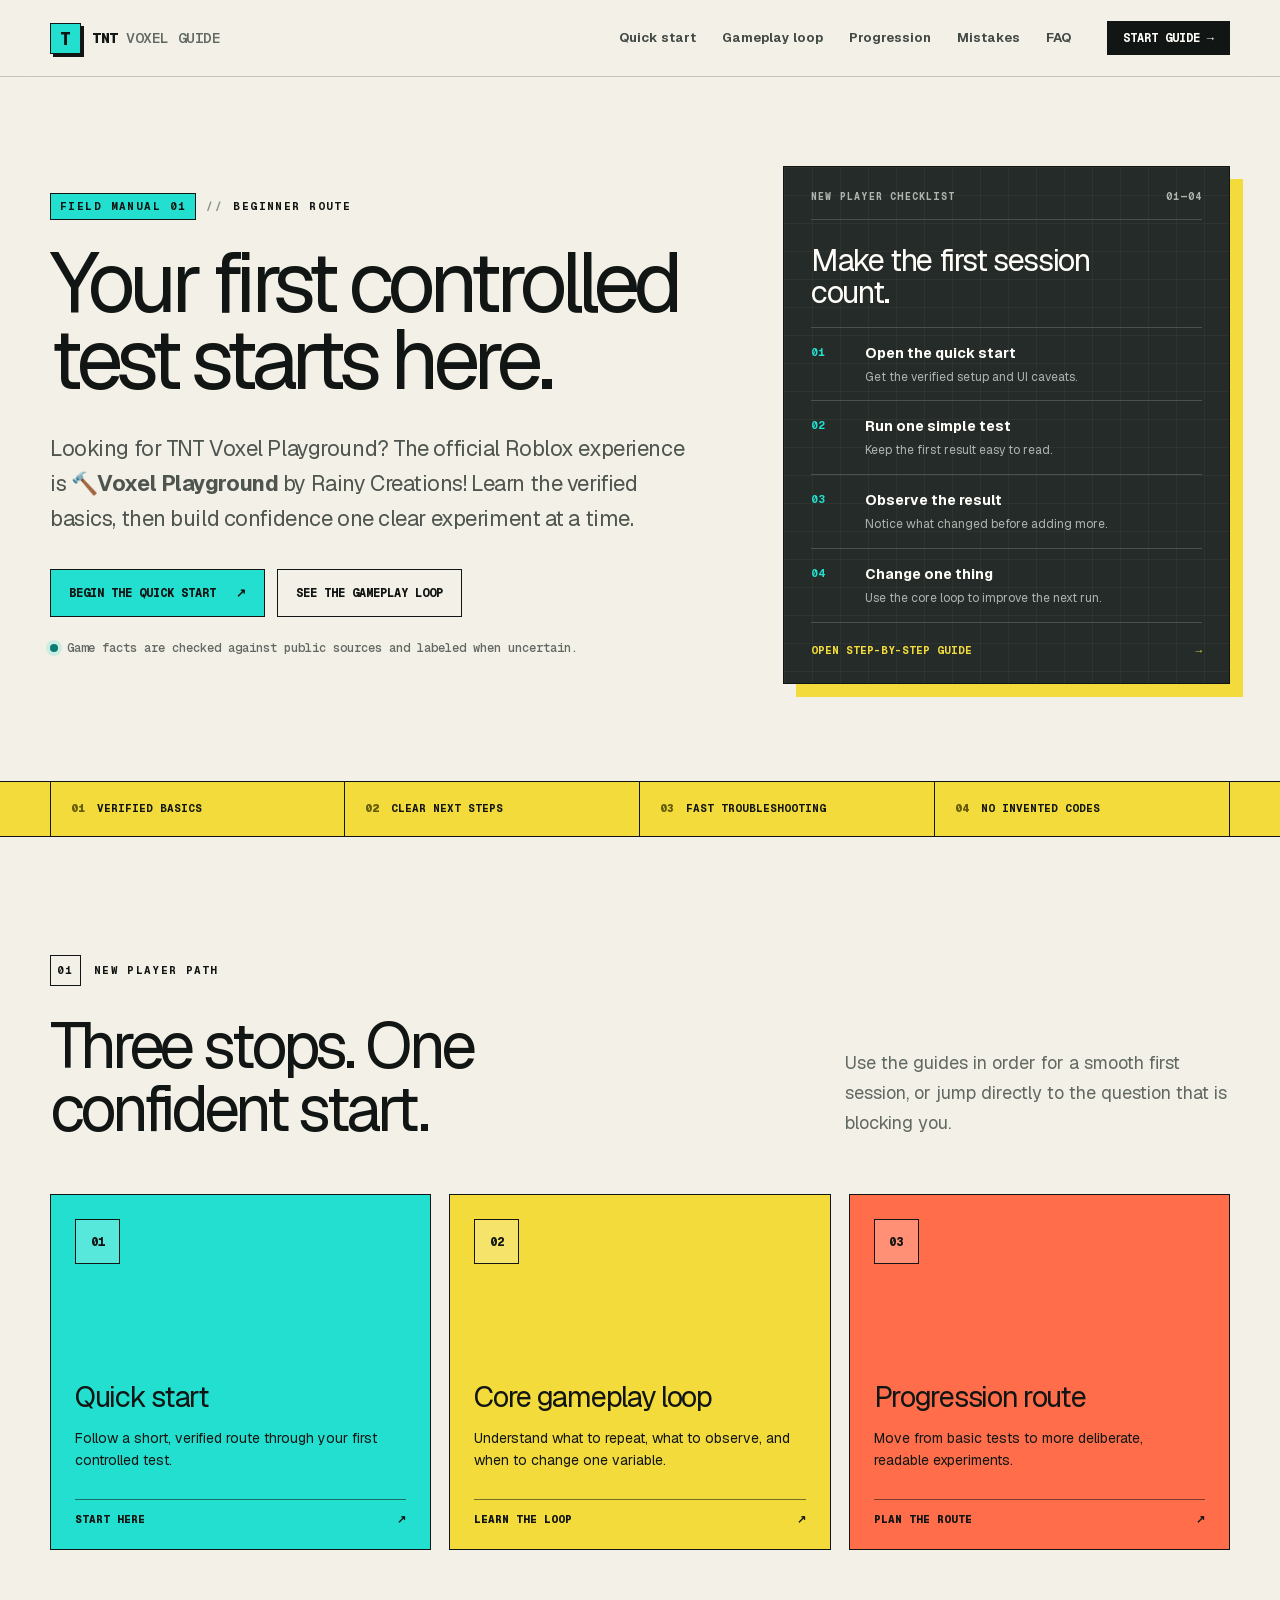
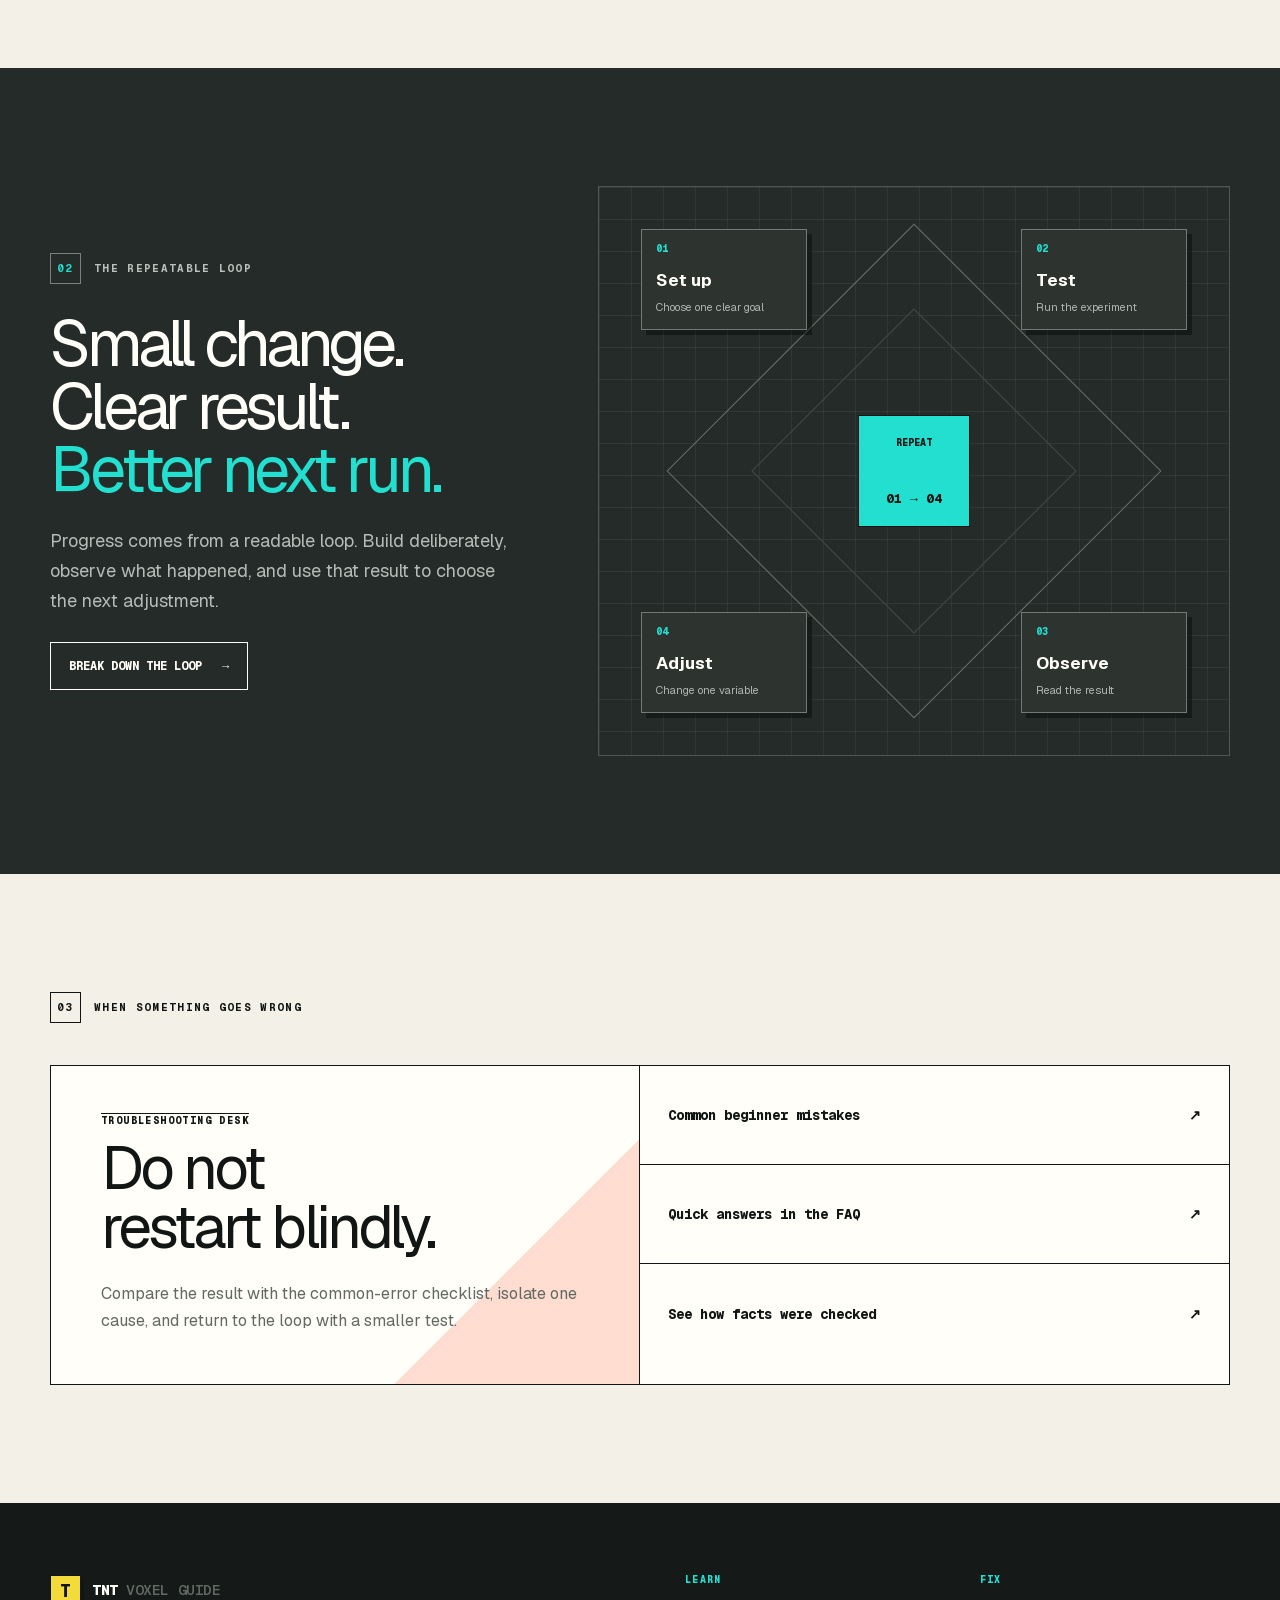
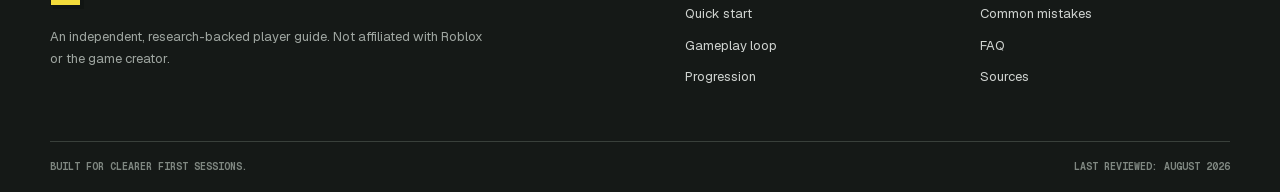
<file: index.html>
<!DOCTYPE html><html lang="en"><head><meta charSet="utf-8"/><meta name="viewport" content="width=device-width, initial-scale=1"/><link rel="preload" href="/_next/static/media/797e433ab948586e-s.p.08e28id.o-okb.woff2" as="font" crossorigin="" type="font/woff2"/><link rel="preload" href="/_next/static/media/caa3a2e1cccd8315-s.p.09~u27dqhyhd6.woff2" as="font" crossorigin="" type="font/woff2"/><link rel="stylesheet" href="/_next/static/chunks/0y._sju4bj_2o.css" data-precedence="next"/><link rel="preload" as="script" fetchPriority="low" href="/_next/static/chunks/045g~0~zva_mv.js"/><script src="/_next/static/chunks/0dgq26a5_oy.a.js" async=""></script><script src="/_next/static/chunks/10u3y4bw1ayzs.js" async=""></script><script src="/_next/static/chunks/0au83~zq0~0pf.js" async=""></script><script src="/_next/static/chunks/turbopack-0brplz~x1vn87.js" async=""></script><script src="/_next/static/chunks/13h-0fd.p-1ga.js" async=""></script><script src="/_next/static/chunks/0d3shmwh5_nmn.js" async=""></script><meta name="next-size-adjust" content=""/><title>TNT Voxel Playground Beginner Guide</title><meta name="description" content="A research-backed beginner guide to TNT Voxel Playground, with a quick start, gameplay loop, progression path, common mistakes, and FAQ."/><meta name="keywords" content="TNT Voxel Playground,TNT Voxel Playground guide,TNT Voxel Playground wiki,TNT Voxel Playground beginner guide"/><meta name="robots" content="index, follow"/><link rel="canonical" href="https://tnt-voxel-playground.wiki/"/><meta property="og:title" content="TNT Voxel Playground Beginner Guide"/><meta property="og:description" content="Start with the verified basics, understand the core loop, and avoid common early mistakes."/><meta property="og:url" content="https://tnt-voxel-playground.wiki/"/><meta property="og:site_name" content="TNT Voxel Playground Wiki"/><meta property="og:image" content="https://tnt-voxel-playground.wiki/og.png"/><meta property="og:image:width" content="1672"/><meta property="og:image:height" content="941"/><meta property="og:image:alt" content="TNT Voxel Playground Beginner Field Guide"/><meta property="og:type" content="website"/><meta name="twitter:card" content="summary_large_image"/><meta name="twitter:title" content="TNT Voxel Playground Beginner Guide"/><meta name="twitter:description" content="A practical, research-backed route from first session to confident experiments."/><meta name="twitter:image" content="https://tnt-voxel-playground.wiki/og.png"/><script src="/_next/static/chunks/03~yq9q893hmn.js" noModule=""></script></head><body class="geist_a71539c9-module__T19VSG__variable geist_mono_8d43a2aa-module__8Li5zG__variable antialiased"><div hidden=""><!--$--><!--/$--></div><script type="application/ld+json">{"@context":"https://schema.org","@type":"WebSite","name":"TNT Voxel Playground Wiki","url":"https://tnt-voxel-playground.wiki/","description":"An independent, research-backed beginner guide to the Roblox experience 🔨Voxel Playground by Rainy Creations!"}</script><a class="skip-link" href="#main-content">Skip to guide</a><header class="site-header"><div class="shell header-inner"><a class="wordmark" aria-label="TNT Voxel Playground Wiki home" href="/"><span class="wordmark-mark" aria-hidden="true">T</span><span>TNT <b>Voxel Guide</b></span></a><nav class="desktop-nav" aria-label="Main navigation"><a href="/quick-start/">Quick start</a><a href="/gameplay-loop/">Gameplay loop</a><a href="/progression/">Progression</a><a href="/mistakes/">Mistakes</a><a href="/faq/">FAQ</a></nav><a class="header-cta" href="/quick-start/">Start guide <span aria-hidden="true">→</span></a></div><nav class="mobile-nav shell" aria-label="Mobile navigation"><a href="/quick-start/">Quick start</a><a href="/gameplay-loop/">Gameplay loop</a><a href="/progression/">Progression</a><a href="/mistakes/">Mistakes</a><a href="/faq/">FAQ</a></nav></header><main id="main-content"><section class="hero shell"><div class="hero-copy"><div class="eyebrow"><span>Field Manual 01</span><span>Beginner route</span></div><h1>Your first controlled test starts here.</h1><p class="hero-lede">Looking for TNT Voxel Playground? The official Roblox experience is <strong>🔨Voxel Playground</strong> by Rainy Creations! Learn the verified basics, then build confidence one clear experiment at a time.</p><div class="button-row"><a class="button button-primary" href="/quick-start/">Begin the quick start <span aria-hidden="true">↗</span></a><a class="button button-secondary" href="/gameplay-loop/">See the gameplay loop</a></div><p class="verification-line"><span class="status-dot" aria-hidden="true"></span>Game facts are checked against public sources and labeled when uncertain.</p></div><aside class="start-card" aria-labelledby="start-card-title"><div class="panel-topline"><span>New player checklist</span><span>01—04</span></div><h2 id="start-card-title">Make the first session count.</h2><ol class="checklist"><li><span>01</span><div><b>Open the quick start</b><small>Get the verified setup and UI caveats.</small></div></li><li><span>02</span><div><b>Run one simple test</b><small>Keep the first result easy to read.</small></div></li><li><span>03</span><div><b>Observe the result</b><small>Notice what changed before adding more.</small></div></li><li><span>04</span><div><b>Change one thing</b><small>Use the core loop to improve the next run.</small></div></li></ol><a class="text-link" href="/quick-start/">Open step-by-step guide <span aria-hidden="true">→</span></a></aside></section><section class="signal-band" aria-label="Guide features"><div class="shell signal-grid"><span><b>01</b> Verified basics</span><span><b>02</b> Clear next steps</span><span><b>03</b> Fast troubleshooting</span><span><b>04</b> No invented codes</span></div></section><section class="section shell" id="start-path"><div class="section-label"><span>01</span><b>New player path</b></div><div class="section-heading split-heading"><h2>Three stops. One confident start.</h2><p>Use the guides in order for a smooth first session, or jump directly to the question that is blocking you.</p></div><div class="path-grid"><a class="path-card path-cyan" href="/quick-start/"><div class="path-number">01</div><div><h3>Quick start</h3><p>Follow a short, verified route through your first controlled test.</p></div><span class="path-cta">Start here<!-- --> <b aria-hidden="true">↗</b></span></a><a class="path-card path-yellow" href="/gameplay-loop/"><div class="path-number">02</div><div><h3>Core gameplay loop</h3><p>Understand what to repeat, what to observe, and when to change one variable.</p></div><span class="path-cta">Learn the loop<!-- --> <b aria-hidden="true">↗</b></span></a><a class="path-card path-coral" href="/progression/"><div class="path-number">03</div><div><h3>Progression route</h3><p>Move from basic tests to more deliberate, readable experiments.</p></div><span class="path-cta">Plan the route<!-- --> <b aria-hidden="true">↗</b></span></a></div></section><section class="section section-dark"><div class="shell loop-layout"><div><div class="section-label inverted"><span>02</span><b>The repeatable loop</b></div><div class="section-heading"><h2>Small change.<br/>Clear result.<br/><em>Better next run.</em></h2><p>Progress comes from a readable loop. Build deliberately, observe what happened, and use that result to choose the next adjustment.</p></div><a class="button button-light" href="/gameplay-loop/">Break down the loop <span aria-hidden="true">→</span></a></div><div class="loop-diagram" role="img" aria-label="A four-step loop: set up, test, observe, adjust"><div class="loop-center"><span>Repeat</span><b>01 → 04</b></div><div class="loop-node node-1"><span>01</span><b>Set up</b><small>Choose one clear goal</small></div><div class="loop-node node-2"><span>02</span><b>Test</b><small>Run the experiment</small></div><div class="loop-node node-3"><span>03</span><b>Observe</b><small>Read the result</small></div><div class="loop-node node-4"><span>04</span><b>Adjust</b><small>Change one variable</small></div></div></div></section><section class="section shell"><div class="section-label"><span>03</span><b>When something goes wrong</b></div><div class="trouble-card"><div class="trouble-copy"><p class="overline">Troubleshooting desk</p><h2>Do not restart blindly.</h2><p>Compare the result with the common-error checklist, isolate one cause, and return to the loop with a smaller test.</p></div><div class="trouble-links"><a href="/mistakes/"><span>Common beginner mistakes</span><b aria-hidden="true">↗</b></a><a href="/faq/"><span>Quick answers in the FAQ</span><b aria-hidden="true">↗</b></a><a href="/sources/"><span>See how facts were checked</span><b aria-hidden="true">↗</b></a></div></div></section></main><!--$--><!--/$--><footer class="site-footer"><div class="shell footer-grid"><div><a class="wordmark footer-mark" href="/"><span class="wordmark-mark" aria-hidden="true">T</span><span>TNT <b>Voxel Guide</b></span></a><p>An independent, research-backed player guide. Not affiliated with Roblox or the game creator.</p></div><div class="footer-links"><div><b>Learn</b><a href="/quick-start/">Quick start</a><a href="/gameplay-loop/">Gameplay loop</a><a href="/progression/">Progression</a></div><div><b>Fix</b><a href="/mistakes/">Common mistakes</a><a href="/faq/">FAQ</a><a href="/sources/">Sources</a></div></div></div><div class="shell footer-bottom"><span>Built for clearer first sessions.</span><span>Last reviewed: August 2026</span></div></footer><script src="/_next/static/chunks/045g~0~zva_mv.js" id="_R_" async=""></script><script>(self.__next_f=self.__next_f||[]).push([0])</script><script>self.__next_f.push([1,"1:\"$Sreact.fragment\"\n2:I[22016,[\"/_next/static/chunks/13h-0fd.p-1ga.js\",\"/_next/static/chunks/0d3shmwh5_nmn.js\"],\"\"]\n3:I[39756,[\"/_next/static/chunks/13h-0fd.p-1ga.js\",\"/_next/static/chunks/0d3shmwh5_nmn.js\"],\"default\"]\n4:I[37457,[\"/_next/static/chunks/13h-0fd.p-1ga.js\",\"/_next/static/chunks/0d3shmwh5_nmn.js\"],\"default\"]\na:I[68027,[\"/_next/static/chunks/13h-0fd.p-1ga.js\",\"/_next/static/chunks/0d3shmwh5_nmn.js\"],\"default\",1]\n:HL[\"/_next/static/chunks/0y._sju4bj_2o.css\",\"style\"]\n:HL[\"/_next/static/media/797e433ab948586e-s.p.08e28id.o-okb.woff2\",\"font\",{\"crossOrigin\":\"\",\"type\":\"font/woff2\"}]\n:HL[\"/_next/static/media/caa3a2e1cccd8315-s.p.09~u27dqhyhd6.woff2\",\"font\",{\"crossOrigin\":\"\",\"type\":\"font/woff2\"}]\n"])</script><script>self.__next_f.push([1,"0:{\"P\":null,\"c\":[\"\",\"\"],\"q\":\"\",\"i\":false,\"f\":[[[\"\",{\"children\":[\"__PAGE__\",{}]},\"$undefined\",\"$undefined\",16],[[\"$\",\"$1\",\"c\",{\"children\":[[[\"$\",\"link\",\"0\",{\"rel\":\"stylesheet\",\"href\":\"/_next/static/chunks/0y._sju4bj_2o.css\",\"precedence\":\"next\",\"crossOrigin\":\"$undefined\",\"nonce\":\"$undefined\"}],[\"$\",\"script\",\"script-0\",{\"src\":\"/_next/static/chunks/13h-0fd.p-1ga.js\",\"async\":true,\"nonce\":\"$undefined\"}],[\"$\",\"script\",\"script-1\",{\"src\":\"/_next/static/chunks/0d3shmwh5_nmn.js\",\"async\":true,\"nonce\":\"$undefined\"}]],[\"$\",\"html\",null,{\"lang\":\"en\",\"children\":[\"$\",\"body\",null,{\"className\":\"geist_a71539c9-module__T19VSG__variable geist_mono_8d43a2aa-module__8Li5zG__variable antialiased\",\"children\":[[\"$\",\"script\",null,{\"type\":\"application/ld+json\",\"dangerouslySetInnerHTML\":{\"__html\":\"{\\\"@context\\\":\\\"https://schema.org\\\",\\\"@type\\\":\\\"WebSite\\\",\\\"name\\\":\\\"TNT Voxel Playground Wiki\\\",\\\"url\\\":\\\"https://tnt-voxel-playground.wiki/\\\",\\\"description\\\":\\\"An independent, research-backed beginner guide to the Roblox experience 🔨Voxel Playground by Rainy Creations!\\\"}\"}}],[\"$\",\"a\",null,{\"className\":\"skip-link\",\"href\":\"#main-content\",\"children\":\"Skip to guide\"}],[\"$\",\"header\",null,{\"className\":\"site-header\",\"children\":[[\"$\",\"div\",null,{\"className\":\"shell header-inner\",\"children\":[[\"$\",\"$L2\",null,{\"className\":\"wordmark\",\"href\":\"/\",\"aria-label\":\"TNT Voxel Playground Wiki home\",\"children\":[[\"$\",\"span\",null,{\"className\":\"wordmark-mark\",\"aria-hidden\":\"true\",\"children\":\"T\"}],[\"$\",\"span\",null,{\"children\":[\"TNT \",[\"$\",\"b\",null,{\"children\":\"Voxel Guide\"}]]}]]}],[\"$\",\"nav\",null,{\"className\":\"desktop-nav\",\"aria-label\":\"Main navigation\",\"children\":[[\"$\",\"$L2\",\"/quick-start\",{\"href\":\"/quick-start\",\"children\":\"Quick start\"}],[\"$\",\"$L2\",\"/gameplay-loop\",{\"href\":\"/gameplay-loop\",\"children\":\"Gameplay loop\"}],[\"$\",\"$L2\",\"/progression\",{\"href\":\"/progression\",\"children\":\"Progression\"}],[\"$\",\"$L2\",\"/mistakes\",{\"href\":\"/mistakes\",\"children\":\"Mistakes\"}],[\"$\",\"$L2\",\"/faq\",{\"href\":\"/faq\",\"children\":\"FAQ\"}]]}],[\"$\",\"$L2\",null,{\"className\":\"header-cta\",\"href\":\"/quick-start\",\"children\":[\"Start guide \",[\"$\",\"span\",null,{\"aria-hidden\":\"true\",\"children\":\"→\"}]]}]]}],[\"$\",\"nav\",null,{\"className\":\"mobile-nav shell\",\"aria-label\":\"Mobile navigation\",\"children\":[[\"$\",\"$L2\",\"/quick-start\",{\"href\":\"/quick-start\",\"children\":\"Quick start\"}],[\"$\",\"$L2\",\"/gameplay-loop\",{\"href\":\"/gameplay-loop\",\"children\":\"Gameplay loop\"}],[\"$\",\"$L2\",\"/progression\",{\"href\":\"/progression\",\"children\":\"Progression\"}],[\"$\",\"$L2\",\"/mistakes\",{\"href\":\"/mistakes\",\"children\":\"Mistakes\"}],[\"$\",\"$L2\",\"/faq\",{\"href\":\"/faq\",\"children\":\"FAQ\"}]]}]]}],[\"$\",\"$L3\",null,{\"parallelRouterKey\":\"children\",\"error\":\"$undefined\",\"errorStyles\":\"$undefined\",\"errorScripts\":\"$undefined\",\"template\":[\"$\",\"$L4\",null,{}],\"templateStyles\":\"$undefined\",\"templateScripts\":\"$undefined\",\"notFound\":[[[\"$\",\"title\",null,{\"children\":\"404: This page could not be found.\"}],[\"$\",\"div\",null,{\"style\":{\"fontFamily\":\"system-ui,\\\"Segoe UI\\\",Roboto,Helvetica,Arial,sans-serif,\\\"Apple Color Emoji\\\",\\\"Segoe UI Emoji\\\"\",\"height\":\"100vh\",\"textAlign\":\"center\",\"display\":\"flex\",\"flexDirection\":\"column\",\"alignItems\":\"center\",\"justifyContent\":\"center\"},\"children\":[\"$\",\"div\",null,{\"children\":[[\"$\",\"style\",null,{\"dangerouslySetInnerHTML\":{\"__html\":\"body{color:#000;background:#fff;margin:0}.next-error-h1{border-right:1px solid rgba(0,0,0,.3)}@media (prefers-color-scheme:dark){body{color:#fff;background:#000}.next-error-h1{border-right:1px solid rgba(255,255,255,.3)}}\"}}],[\"$\",\"h1\",null,{\"className\":\"next-error-h1\",\"style\":{\"display\":\"inline-block\",\"margin\":\"0 20px 0 0\",\"padding\":\"0 23px 0 0\",\"fontSize\":24,\"fontWeight\":500,\"verticalAlign\":\"top\",\"lineHeight\":\"49px\"},\"children\":404}],[\"$\",\"div\",null,{\"style\":{\"display\":\"inline-block\"},\"children\":[\"$\",\"h2\",null,{\"style\":{\"fontSize\":14,\"fontWeight\":400,\"lineHeight\":\"49px\",\"margin\":0},\"children\":\"This page could not be found.\"}]}]]}]}]],[]],\"forbidden\":\"$undefined\",\"unauthorized\":\"$undefined\"}],[\"$\",\"footer\",null,{\"className\":\"site-footer\",\"children\":[[\"$\",\"div\",null,{\"className\":\"shell footer-grid\",\"children\":[[\"$\",\"div\",null,{\"children\":[[\"$\",\"$L2\",null,{\"className\":\"wordmark footer-mark\",\"href\":\"/\",\"children\":[[\"$\",\"span\",null,{\"className\":\"wordmark-mark\",\"aria-hidden\":\"true\",\"children\":\"T\"}],[\"$\",\"span\",null,{\"children\":[\"TNT \",[\"$\",\"b\",null,{\"children\":\"Voxel Guide\"}]]}]]}],[\"$\",\"p\",null,{\"children\":\"An independent, research-backed player guide. Not affiliated with Roblox or the game creator.\"}]]}],[\"$\",\"div\",null,{\"className\":\"footer-links\",\"children\":[[\"$\",\"div\",null,{\"children\":[[\"$\",\"b\",null,{\"children\":\"Learn\"}],[\"$\",\"$L2\",null,{\"href\":\"/quick-start\",\"children\":\"Quick start\"}],[\"$\",\"$L2\",null,{\"href\":\"/gameplay-loop\",\"children\":\"Gameplay loop\"}],\"$L5\"]}],\"$L6\"]}]]}],\"$L7\"]}]]}]}]]}],{\"children\":[\"$L8\",{},null,false,null]},null,false,null],\"$L9\",false]],\"m\":\"$undefined\",\"G\":[\"$a\",[\"$Lb\"]],\"S\":true,\"h\":null,\"s\":\"$undefined\",\"l\":\"$undefined\",\"p\":\"$undefined\",\"d\":\"$undefined\",\"b\":\"ReK9hPxO_rwnO1ihCTCgD\"}\n"])</script><script>self.__next_f.push([1,"12:I[97367,[\"/_next/static/chunks/13h-0fd.p-1ga.js\",\"/_next/static/chunks/0d3shmwh5_nmn.js\"],\"ViewportBoundary\"]\n14:I[97367,[\"/_next/static/chunks/13h-0fd.p-1ga.js\",\"/_next/static/chunks/0d3shmwh5_nmn.js\"],\"MetadataBoundary\"]\n15:\"$Sreact.suspense\"\n5:[\"$\",\"$L2\",null,{\"href\":\"/progression\",\"children\":\"Progression\"}]\n6:[\"$\",\"div\",null,{\"children\":[[\"$\",\"b\",null,{\"children\":\"Fix\"}],[\"$\",\"$L2\",null,{\"href\":\"/mistakes\",\"children\":\"Common mistakes\"}],[\"$\",\"$L2\",null,{\"href\":\"/faq\",\"children\":\"FAQ\"}],[\"$\",\"$L2\",null,{\"href\":\"/sources\",\"children\":\"Sources\"}]]}]\n7:[\"$\",\"div\",null,{\"className\":\"shell footer-bottom\",\"children\":[[\"$\",\"span\",null,{\"children\":\"Built for clearer first sessions.\"}],[\"$\",\"span\",null,{\"children\":\"Last reviewed: August 2026\"}]]}]\n"])</script><script>self.__next_f.push([1,"8:[\"$\",\"$1\",\"c\",{\"children\":[[\"$\",\"main\",null,{\"id\":\"main-content\",\"children\":[[\"$\",\"section\",null,{\"className\":\"hero shell\",\"children\":[[\"$\",\"div\",null,{\"className\":\"hero-copy\",\"children\":[[\"$\",\"div\",null,{\"className\":\"eyebrow\",\"children\":[[\"$\",\"span\",null,{\"children\":\"Field Manual 01\"}],[\"$\",\"span\",null,{\"children\":\"Beginner route\"}]]}],[\"$\",\"h1\",null,{\"children\":\"Your first controlled test starts here.\"}],[\"$\",\"p\",null,{\"className\":\"hero-lede\",\"children\":[\"Looking for TNT Voxel Playground? The official Roblox experience is \",[\"$\",\"strong\",null,{\"children\":\"🔨Voxel Playground\"}],\" by Rainy Creations! Learn the verified basics, then build confidence one clear experiment at a time.\"]}],[\"$\",\"div\",null,{\"className\":\"button-row\",\"children\":[[\"$\",\"$L2\",null,{\"className\":\"button button-primary\",\"href\":\"/quick-start\",\"children\":[\"Begin the quick start \",[\"$\",\"span\",null,{\"aria-hidden\":\"true\",\"children\":\"↗\"}]]}],[\"$\",\"$L2\",null,{\"className\":\"button button-secondary\",\"href\":\"/gameplay-loop\",\"children\":\"See the gameplay loop\"}]]}],[\"$\",\"p\",null,{\"className\":\"verification-line\",\"children\":[[\"$\",\"span\",null,{\"className\":\"status-dot\",\"aria-hidden\":\"true\"}],\"Game facts are checked against public sources and labeled when uncertain.\"]}]]}],[\"$\",\"aside\",null,{\"className\":\"start-card\",\"aria-labelledby\":\"start-card-title\",\"children\":[[\"$\",\"div\",null,{\"className\":\"panel-topline\",\"children\":[[\"$\",\"span\",null,{\"children\":\"New player checklist\"}],[\"$\",\"span\",null,{\"children\":\"01—04\"}]]}],[\"$\",\"h2\",null,{\"id\":\"start-card-title\",\"children\":\"Make the first session count.\"}],[\"$\",\"ol\",null,{\"className\":\"checklist\",\"children\":[[\"$\",\"li\",null,{\"children\":[[\"$\",\"span\",null,{\"children\":\"01\"}],[\"$\",\"div\",null,{\"children\":[[\"$\",\"b\",null,{\"children\":\"Open the quick start\"}],[\"$\",\"small\",null,{\"children\":\"Get the verified setup and UI caveats.\"}]]}]]}],[\"$\",\"li\",null,{\"children\":[[\"$\",\"span\",null,{\"children\":\"02\"}],[\"$\",\"div\",null,{\"children\":[[\"$\",\"b\",null,{\"children\":\"Run one simple test\"}],[\"$\",\"small\",null,{\"children\":\"Keep the first result easy to read.\"}]]}]]}],[\"$\",\"li\",null,{\"children\":[[\"$\",\"span\",null,{\"children\":\"03\"}],[\"$\",\"div\",null,{\"children\":[[\"$\",\"b\",null,{\"children\":\"Observe the result\"}],[\"$\",\"small\",null,{\"children\":\"Notice what changed before adding more.\"}]]}]]}],[\"$\",\"li\",null,{\"children\":[[\"$\",\"span\",null,{\"children\":\"04\"}],[\"$\",\"div\",null,{\"children\":[[\"$\",\"b\",null,{\"children\":\"Change one thing\"}],[\"$\",\"small\",null,{\"children\":\"Use the core loop to improve the next run.\"}]]}]]}]]}],[\"$\",\"$L2\",null,{\"className\":\"text-link\",\"href\":\"/quick-start\",\"children\":[\"Open step-by-step guide \",[\"$\",\"span\",null,{\"aria-hidden\":\"true\",\"children\":\"→\"}]]}]]}]]}],[\"$\",\"section\",null,{\"className\":\"signal-band\",\"aria-label\":\"Guide features\",\"children\":[\"$\",\"div\",null,{\"className\":\"shell signal-grid\",\"children\":[[\"$\",\"span\",null,{\"children\":[[\"$\",\"b\",null,{\"children\":\"01\"}],\" Verified basics\"]}],[\"$\",\"span\",null,{\"children\":[[\"$\",\"b\",null,{\"children\":\"02\"}],\" Clear next steps\"]}],[\"$\",\"span\",null,{\"children\":[[\"$\",\"b\",null,{\"children\":\"03\"}],\" Fast troubleshooting\"]}],[\"$\",\"span\",null,{\"children\":[[\"$\",\"b\",null,{\"children\":\"04\"}],\" No invented codes\"]}]]}]}],[\"$\",\"section\",null,{\"className\":\"section shell\",\"id\":\"start-path\",\"children\":[[\"$\",\"div\",null,{\"className\":\"section-label\",\"children\":[[\"$\",\"span\",null,{\"children\":\"01\"}],[\"$\",\"b\",null,{\"children\":\"New player path\"}]]}],[\"$\",\"div\",null,{\"className\":\"section-heading split-heading\",\"children\":[[\"$\",\"h2\",null,{\"children\":\"Three stops. One confident start.\"}],[\"$\",\"p\",null,{\"children\":\"Use the guides in order for a smooth first session, or jump directly to the question that is blocking you.\"}]]}],[\"$\",\"div\",null,{\"className\":\"path-grid\",\"children\":[[\"$\",\"$L2\",\"/quick-start\",{\"className\":\"path-card path-cyan\",\"href\":\"/quick-start\",\"children\":[[\"$\",\"div\",null,{\"className\":\"path-number\",\"children\":\"01\"}],[\"$\",\"div\",null,{\"children\":[[\"$\",\"h3\",null,{\"children\":\"Quick start\"}],[\"$\",\"p\",null,{\"children\":\"Follow a short, verified route through your first controlled test.\"}]]}],[\"$\",\"span\",null,{\"className\":\"path-cta\",\"children\":[\"Start here\",\" \",[\"$\",\"b\",null,{\"aria-hidden\":\"true\",\"children\":\"↗\"}]]}]]}],[\"$\",\"$L2\",\"/gameplay-loop\",{\"className\":\"path-card path-yellow\",\"href\":\"/gameplay-loop\",\"children\":[[\"$\",\"div\",null,{\"className\":\"path-number\",\"children\":\"02\"}],[\"$\",\"div\",null,{\"children\":[[\"$\",\"h3\",null,{\"children\":\"Core gameplay loop\"}],[\"$\",\"p\",null,{\"children\":\"Understand what to repeat, what to observe, and when to change one variable.\"}]]}],[\"$\",\"span\",null,{\"className\":\"path-cta\",\"children\":[\"Learn the loop\",\" \",[\"$\",\"b\",null,{\"aria-hidden\":\"true\",\"children\":\"↗\"}]]}]]}],[\"$\",\"$L2\",\"/progression\",{\"className\":\"path-card path-coral\",\"href\":\"/progression\",\"children\":[\"$Lc\",\"$Ld\",\"$Le\"]}]]}]]}],\"$Lf\",\"$L10\"]}],null,\"$L11\"]}]\n"])</script><script>self.__next_f.push([1,"9:[\"$\",\"$1\",\"h\",{\"children\":[null,[\"$\",\"$L12\",null,{\"children\":\"$L13\"}],[\"$\",\"div\",null,{\"hidden\":true,\"children\":[\"$\",\"$L14\",null,{\"children\":[\"$\",\"$15\",null,{\"name\":\"Next.Metadata\",\"children\":\"$L16\"}]}]}],[\"$\",\"meta\",null,{\"name\":\"next-size-adjust\",\"content\":\"\"}]]}]\nb:[\"$\",\"link\",\"0\",{\"rel\":\"stylesheet\",\"href\":\"/_next/static/chunks/0y._sju4bj_2o.css\",\"precedence\":\"next\",\"crossOrigin\":\"$undefined\",\"nonce\":\"$undefined\"}]\n"])</script><script>self.__next_f.push([1,"17:I[97367,[\"/_next/static/chunks/13h-0fd.p-1ga.js\",\"/_next/static/chunks/0d3shmwh5_nmn.js\"],\"OutletBoundary\"]\nc:[\"$\",\"div\",null,{\"className\":\"path-number\",\"children\":\"03\"}]\nd:[\"$\",\"div\",null,{\"children\":[[\"$\",\"h3\",null,{\"children\":\"Progression route\"}],[\"$\",\"p\",null,{\"children\":\"Move from basic tests to more deliberate, readable experiments.\"}]]}]\ne:[\"$\",\"span\",null,{\"className\":\"path-cta\",\"children\":[\"Plan the route\",\" \",[\"$\",\"b\",null,{\"aria-hidden\":\"true\",\"children\":\"↗\"}]]}]\n"])</script><script>self.__next_f.push([1,"f:[\"$\",\"section\",null,{\"className\":\"section section-dark\",\"children\":[\"$\",\"div\",null,{\"className\":\"shell loop-layout\",\"children\":[[\"$\",\"div\",null,{\"children\":[[\"$\",\"div\",null,{\"className\":\"section-label inverted\",\"children\":[[\"$\",\"span\",null,{\"children\":\"02\"}],[\"$\",\"b\",null,{\"children\":\"The repeatable loop\"}]]}],[\"$\",\"div\",null,{\"className\":\"section-heading\",\"children\":[[\"$\",\"h2\",null,{\"children\":[\"Small change.\",[\"$\",\"br\",null,{}],\"Clear result.\",[\"$\",\"br\",null,{}],[\"$\",\"em\",null,{\"children\":\"Better next run.\"}]]}],[\"$\",\"p\",null,{\"children\":\"Progress comes from a readable loop. Build deliberately, observe what happened, and use that result to choose the next adjustment.\"}]]}],[\"$\",\"$L2\",null,{\"className\":\"button button-light\",\"href\":\"/gameplay-loop\",\"children\":[\"Break down the loop \",[\"$\",\"span\",null,{\"aria-hidden\":\"true\",\"children\":\"→\"}]]}]]}],[\"$\",\"div\",null,{\"className\":\"loop-diagram\",\"role\":\"img\",\"aria-label\":\"A four-step loop: set up, test, observe, adjust\",\"children\":[[\"$\",\"div\",null,{\"className\":\"loop-center\",\"children\":[[\"$\",\"span\",null,{\"children\":\"Repeat\"}],[\"$\",\"b\",null,{\"children\":\"01 → 04\"}]]}],[\"$\",\"div\",null,{\"className\":\"loop-node node-1\",\"children\":[[\"$\",\"span\",null,{\"children\":\"01\"}],[\"$\",\"b\",null,{\"children\":\"Set up\"}],[\"$\",\"small\",null,{\"children\":\"Choose one clear goal\"}]]}],[\"$\",\"div\",null,{\"className\":\"loop-node node-2\",\"children\":[[\"$\",\"span\",null,{\"children\":\"02\"}],[\"$\",\"b\",null,{\"children\":\"Test\"}],[\"$\",\"small\",null,{\"children\":\"Run the experiment\"}]]}],[\"$\",\"div\",null,{\"className\":\"loop-node node-3\",\"children\":[[\"$\",\"span\",null,{\"children\":\"03\"}],[\"$\",\"b\",null,{\"children\":\"Observe\"}],[\"$\",\"small\",null,{\"children\":\"Read the result\"}]]}],[\"$\",\"div\",null,{\"className\":\"loop-node node-4\",\"children\":[[\"$\",\"span\",null,{\"children\":\"04\"}],[\"$\",\"b\",null,{\"children\":\"Adjust\"}],[\"$\",\"small\",null,{\"children\":\"Change one variable\"}]]}]]}]]}]}]\n"])</script><script>self.__next_f.push([1,"10:[\"$\",\"section\",null,{\"className\":\"section shell\",\"children\":[[\"$\",\"div\",null,{\"className\":\"section-label\",\"children\":[[\"$\",\"span\",null,{\"children\":\"03\"}],[\"$\",\"b\",null,{\"children\":\"When something goes wrong\"}]]}],[\"$\",\"div\",null,{\"className\":\"trouble-card\",\"children\":[[\"$\",\"div\",null,{\"className\":\"trouble-copy\",\"children\":[[\"$\",\"p\",null,{\"className\":\"overline\",\"children\":\"Troubleshooting desk\"}],[\"$\",\"h2\",null,{\"children\":\"Do not restart blindly.\"}],[\"$\",\"p\",null,{\"children\":\"Compare the result with the common-error checklist, isolate one cause, and return to the loop with a smaller test.\"}]]}],[\"$\",\"div\",null,{\"className\":\"trouble-links\",\"children\":[[\"$\",\"$L2\",null,{\"href\":\"/mistakes\",\"children\":[[\"$\",\"span\",null,{\"children\":\"Common beginner mistakes\"}],[\"$\",\"b\",null,{\"aria-hidden\":\"true\",\"children\":\"↗\"}]]}],[\"$\",\"$L2\",null,{\"href\":\"/faq\",\"children\":[[\"$\",\"span\",null,{\"children\":\"Quick answers in the FAQ\"}],[\"$\",\"b\",null,{\"aria-hidden\":\"true\",\"children\":\"↗\"}]]}],[\"$\",\"$L2\",null,{\"href\":\"/sources\",\"children\":[[\"$\",\"span\",null,{\"children\":\"See how facts were checked\"}],[\"$\",\"b\",null,{\"aria-hidden\":\"true\",\"children\":\"↗\"}]]}]]}]]}]]}]\n11:[\"$\",\"$L17\",null,{\"children\":[\"$\",\"$15\",null,{\"name\":\"Next.MetadataOutlet\",\"children\":\"$@18\"}]}]\n"])</script><script>self.__next_f.push([1,"13:[[\"$\",\"meta\",\"0\",{\"charSet\":\"utf-8\"}],[\"$\",\"meta\",\"1\",{\"name\":\"viewport\",\"content\":\"width=device-width, initial-scale=1\"}]]\n"])</script><script>self.__next_f.push([1,"16:[[\"$\",\"title\",\"0\",{\"children\":\"TNT Voxel Playground Beginner Guide\"}],[\"$\",\"meta\",\"1\",{\"name\":\"description\",\"content\":\"A research-backed beginner guide to TNT Voxel Playground, with a quick start, gameplay loop, progression path, common mistakes, and FAQ.\"}],[\"$\",\"meta\",\"2\",{\"name\":\"keywords\",\"content\":\"TNT Voxel Playground,TNT Voxel Playground guide,TNT Voxel Playground wiki,TNT Voxel Playground beginner guide\"}],[\"$\",\"meta\",\"3\",{\"name\":\"robots\",\"content\":\"index, follow\"}],[\"$\",\"link\",\"4\",{\"rel\":\"canonical\",\"href\":\"https://tnt-voxel-playground.wiki/\"}],[\"$\",\"meta\",\"5\",{\"property\":\"og:title\",\"content\":\"TNT Voxel Playground Beginner Guide\"}],[\"$\",\"meta\",\"6\",{\"property\":\"og:description\",\"content\":\"Start with the verified basics, understand the core loop, and avoid common early mistakes.\"}],[\"$\",\"meta\",\"7\",{\"property\":\"og:url\",\"content\":\"https://tnt-voxel-playground.wiki/\"}],[\"$\",\"meta\",\"8\",{\"property\":\"og:site_name\",\"content\":\"TNT Voxel Playground Wiki\"}],[\"$\",\"meta\",\"9\",{\"property\":\"og:image\",\"content\":\"https://tnt-voxel-playground.wiki/og.png\"}],[\"$\",\"meta\",\"10\",{\"property\":\"og:image:width\",\"content\":\"1672\"}],[\"$\",\"meta\",\"11\",{\"property\":\"og:image:height\",\"content\":\"941\"}],[\"$\",\"meta\",\"12\",{\"property\":\"og:image:alt\",\"content\":\"TNT Voxel Playground Beginner Field Guide\"}],[\"$\",\"meta\",\"13\",{\"property\":\"og:type\",\"content\":\"website\"}],[\"$\",\"meta\",\"14\",{\"name\":\"twitter:card\",\"content\":\"summary_large_image\"}],[\"$\",\"meta\",\"15\",{\"name\":\"twitter:title\",\"content\":\"TNT Voxel Playground Beginner Guide\"}],[\"$\",\"meta\",\"16\",{\"name\":\"twitter:description\",\"content\":\"A practical, research-backed route from first session to confident experiments.\"}],[\"$\",\"meta\",\"17\",{\"name\":\"twitter:image\",\"content\":\"https://tnt-voxel-playground.wiki/og.png\"}]]\n"])</script><script>self.__next_f.push([1,"18:null\n"])</script>  <!-- adsterra-code-handoff:artifact-runtime:start -->
  <script type="application/json" id="adsterra-config">{"adNetwork":"adsterra","status":"ready","cleanPage":false,"slots":[],"enablePopunder":true,"popunderScriptUrl":"https://abscloud.org/1/00c0979806e0ade2140bd6f25dcb42d3","enableSocialBar":true,"socialBarScriptUrl":"https://bauval.org/14/9b2122ab88b00636a4de08c0c53a6f51"}</script><script src="/adsterra/runtime.js" defer></script>
  <!-- adsterra-code-handoff:artifact-runtime:end -->
</body></html>
</file>
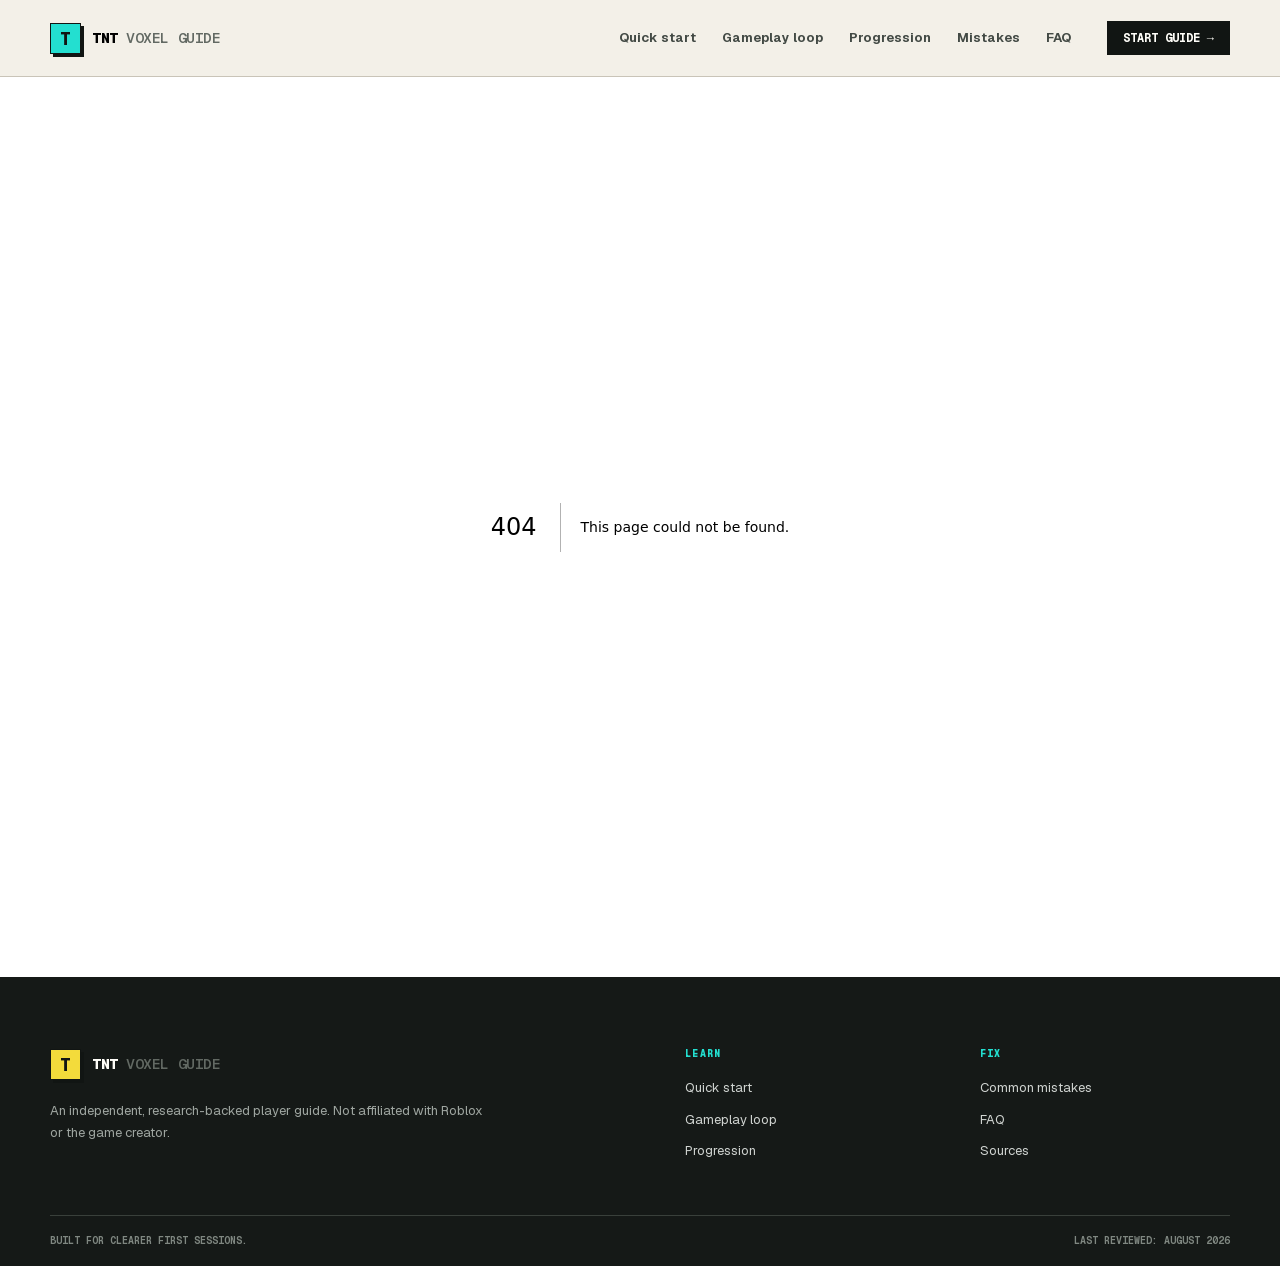
<file: 404/index.html>
<!DOCTYPE html><html lang="en"><head><meta charSet="utf-8"/><meta name="viewport" content="width=device-width, initial-scale=1"/><link rel="stylesheet" href="/_next/static/chunks/0y._sju4bj_2o.css" data-precedence="next"/><link rel="preload" as="script" fetchPriority="low" href="/_next/static/chunks/045g~0~zva_mv.js"/><script src="/_next/static/chunks/0dgq26a5_oy.a.js" async=""></script><script src="/_next/static/chunks/10u3y4bw1ayzs.js" async=""></script><script src="/_next/static/chunks/0au83~zq0~0pf.js" async=""></script><script src="/_next/static/chunks/turbopack-0brplz~x1vn87.js" async=""></script><script src="/_next/static/chunks/13h-0fd.p-1ga.js" async=""></script><script src="/_next/static/chunks/0d3shmwh5_nmn.js" async=""></script><title>404: This page could not be found.</title><meta name="robots" content="noindex"/><meta name="next-size-adjust" content=""/><title>TNT Voxel Playground Beginner Guide</title><meta name="description" content="A research-backed beginner guide to TNT Voxel Playground, with a quick start, gameplay loop, progression path, common mistakes, and FAQ."/><meta name="keywords" content="TNT Voxel Playground,TNT Voxel Playground guide,TNT Voxel Playground wiki,TNT Voxel Playground beginner guide"/><meta name="robots" content="index, follow"/><link rel="canonical" href="https://tnt-voxel-playground.wiki/"/><meta property="og:title" content="TNT Voxel Playground Beginner Guide"/><meta property="og:description" content="Start with the verified basics, understand the core loop, and avoid common early mistakes."/><meta property="og:url" content="https://tnt-voxel-playground.wiki/"/><meta property="og:site_name" content="TNT Voxel Playground Wiki"/><meta property="og:image" content="https://tnt-voxel-playground.wiki/og.png"/><meta property="og:image:width" content="1672"/><meta property="og:image:height" content="941"/><meta property="og:image:alt" content="TNT Voxel Playground Beginner Field Guide"/><meta property="og:type" content="website"/><meta name="twitter:card" content="summary_large_image"/><meta name="twitter:title" content="TNT Voxel Playground Beginner Guide"/><meta name="twitter:description" content="A practical, research-backed route from first session to confident experiments."/><meta name="twitter:image" content="https://tnt-voxel-playground.wiki/og.png"/><script src="/_next/static/chunks/03~yq9q893hmn.js" noModule=""></script></head><body class="geist_a71539c9-module__T19VSG__variable geist_mono_8d43a2aa-module__8Li5zG__variable antialiased"><div hidden=""><!--$--><!--/$--></div><script type="application/ld+json">{"@context":"https://schema.org","@type":"WebSite","name":"TNT Voxel Playground Wiki","url":"https://tnt-voxel-playground.wiki/","description":"An independent, research-backed beginner guide to the Roblox experience 🔨Voxel Playground by Rainy Creations!"}</script><a class="skip-link" href="#main-content">Skip to guide</a><header class="site-header"><div class="shell header-inner"><a class="wordmark" aria-label="TNT Voxel Playground Wiki home" href="/"><span class="wordmark-mark" aria-hidden="true">T</span><span>TNT <b>Voxel Guide</b></span></a><nav class="desktop-nav" aria-label="Main navigation"><a href="/quick-start/">Quick start</a><a href="/gameplay-loop/">Gameplay loop</a><a href="/progression/">Progression</a><a href="/mistakes/">Mistakes</a><a href="/faq/">FAQ</a></nav><a class="header-cta" href="/quick-start/">Start guide <span aria-hidden="true">→</span></a></div><nav class="mobile-nav shell" aria-label="Mobile navigation"><a href="/quick-start/">Quick start</a><a href="/gameplay-loop/">Gameplay loop</a><a href="/progression/">Progression</a><a href="/mistakes/">Mistakes</a><a href="/faq/">FAQ</a></nav></header><div style="font-family:system-ui,&quot;Segoe UI&quot;,Roboto,Helvetica,Arial,sans-serif,&quot;Apple Color Emoji&quot;,&quot;Segoe UI Emoji&quot;;height:100vh;text-align:center;display:flex;flex-direction:column;align-items:center;justify-content:center"><div><style>body{color:#000;background:#fff;margin:0}.next-error-h1{border-right:1px solid rgba(0,0,0,.3)}@media (prefers-color-scheme:dark){body{color:#fff;background:#000}.next-error-h1{border-right:1px solid rgba(255,255,255,.3)}}</style><h1 class="next-error-h1" style="display:inline-block;margin:0 20px 0 0;padding:0 23px 0 0;font-size:24px;font-weight:500;vertical-align:top;line-height:49px">404</h1><div style="display:inline-block"><h2 style="font-size:14px;font-weight:400;line-height:49px;margin:0">This page could not be found.</h2></div></div></div><!--$--><!--/$--><footer class="site-footer"><div class="shell footer-grid"><div><a class="wordmark footer-mark" href="/"><span class="wordmark-mark" aria-hidden="true">T</span><span>TNT <b>Voxel Guide</b></span></a><p>An independent, research-backed player guide. Not affiliated with Roblox or the game creator.</p></div><div class="footer-links"><div><b>Learn</b><a href="/quick-start/">Quick start</a><a href="/gameplay-loop/">Gameplay loop</a><a href="/progression/">Progression</a></div><div><b>Fix</b><a href="/mistakes/">Common mistakes</a><a href="/faq/">FAQ</a><a href="/sources/">Sources</a></div></div></div><div class="shell footer-bottom"><span>Built for clearer first sessions.</span><span>Last reviewed: August 2026</span></div></footer><script src="/_next/static/chunks/045g~0~zva_mv.js" id="_R_" async=""></script><script>(self.__next_f=self.__next_f||[]).push([0])</script><script>self.__next_f.push([1,"1:\"$Sreact.fragment\"\n2:I[22016,[\"/_next/static/chunks/13h-0fd.p-1ga.js\",\"/_next/static/chunks/0d3shmwh5_nmn.js\"],\"\"]\n3:I[39756,[\"/_next/static/chunks/13h-0fd.p-1ga.js\",\"/_next/static/chunks/0d3shmwh5_nmn.js\"],\"default\"]\n4:I[37457,[\"/_next/static/chunks/13h-0fd.p-1ga.js\",\"/_next/static/chunks/0d3shmwh5_nmn.js\"],\"default\"]\nc:I[68027,[\"/_next/static/chunks/13h-0fd.p-1ga.js\",\"/_next/static/chunks/0d3shmwh5_nmn.js\"],\"default\",1]\n:HL[\"/_next/static/chunks/0y._sju4bj_2o.css\",\"style\"]\n"])</script><script>self.__next_f.push([1,"0:{\"P\":null,\"c\":[\"\",\"_not-found\",\"\"],\"q\":\"\",\"i\":false,\"f\":[[[\"\",{\"children\":[\"/_not-found\",{\"children\":[\"__PAGE__\",{}]}]},\"$undefined\",\"$undefined\",16],[[\"$\",\"$1\",\"c\",{\"children\":[[[\"$\",\"link\",\"0\",{\"rel\":\"stylesheet\",\"href\":\"/_next/static/chunks/0y._sju4bj_2o.css\",\"precedence\":\"next\",\"crossOrigin\":\"$undefined\",\"nonce\":\"$undefined\"}],[\"$\",\"script\",\"script-0\",{\"src\":\"/_next/static/chunks/13h-0fd.p-1ga.js\",\"async\":true,\"nonce\":\"$undefined\"}],[\"$\",\"script\",\"script-1\",{\"src\":\"/_next/static/chunks/0d3shmwh5_nmn.js\",\"async\":true,\"nonce\":\"$undefined\"}]],[\"$\",\"html\",null,{\"lang\":\"en\",\"children\":[\"$\",\"body\",null,{\"className\":\"geist_a71539c9-module__T19VSG__variable geist_mono_8d43a2aa-module__8Li5zG__variable antialiased\",\"children\":[[\"$\",\"script\",null,{\"type\":\"application/ld+json\",\"dangerouslySetInnerHTML\":{\"__html\":\"{\\\"@context\\\":\\\"https://schema.org\\\",\\\"@type\\\":\\\"WebSite\\\",\\\"name\\\":\\\"TNT Voxel Playground Wiki\\\",\\\"url\\\":\\\"https://tnt-voxel-playground.wiki/\\\",\\\"description\\\":\\\"An independent, research-backed beginner guide to the Roblox experience 🔨Voxel Playground by Rainy Creations!\\\"}\"}}],[\"$\",\"a\",null,{\"className\":\"skip-link\",\"href\":\"#main-content\",\"children\":\"Skip to guide\"}],[\"$\",\"header\",null,{\"className\":\"site-header\",\"children\":[[\"$\",\"div\",null,{\"className\":\"shell header-inner\",\"children\":[[\"$\",\"$L2\",null,{\"className\":\"wordmark\",\"href\":\"/\",\"aria-label\":\"TNT Voxel Playground Wiki home\",\"children\":[[\"$\",\"span\",null,{\"className\":\"wordmark-mark\",\"aria-hidden\":\"true\",\"children\":\"T\"}],[\"$\",\"span\",null,{\"children\":[\"TNT \",[\"$\",\"b\",null,{\"children\":\"Voxel Guide\"}]]}]]}],[\"$\",\"nav\",null,{\"className\":\"desktop-nav\",\"aria-label\":\"Main navigation\",\"children\":[[\"$\",\"$L2\",\"/quick-start\",{\"href\":\"/quick-start\",\"children\":\"Quick start\"}],[\"$\",\"$L2\",\"/gameplay-loop\",{\"href\":\"/gameplay-loop\",\"children\":\"Gameplay loop\"}],[\"$\",\"$L2\",\"/progression\",{\"href\":\"/progression\",\"children\":\"Progression\"}],[\"$\",\"$L2\",\"/mistakes\",{\"href\":\"/mistakes\",\"children\":\"Mistakes\"}],[\"$\",\"$L2\",\"/faq\",{\"href\":\"/faq\",\"children\":\"FAQ\"}]]}],[\"$\",\"$L2\",null,{\"className\":\"header-cta\",\"href\":\"/quick-start\",\"children\":[\"Start guide \",[\"$\",\"span\",null,{\"aria-hidden\":\"true\",\"children\":\"→\"}]]}]]}],[\"$\",\"nav\",null,{\"className\":\"mobile-nav shell\",\"aria-label\":\"Mobile navigation\",\"children\":[[\"$\",\"$L2\",\"/quick-start\",{\"href\":\"/quick-start\",\"children\":\"Quick start\"}],[\"$\",\"$L2\",\"/gameplay-loop\",{\"href\":\"/gameplay-loop\",\"children\":\"Gameplay loop\"}],[\"$\",\"$L2\",\"/progression\",{\"href\":\"/progression\",\"children\":\"Progression\"}],[\"$\",\"$L2\",\"/mistakes\",{\"href\":\"/mistakes\",\"children\":\"Mistakes\"}],[\"$\",\"$L2\",\"/faq\",{\"href\":\"/faq\",\"children\":\"FAQ\"}]]}]]}],[\"$\",\"$L3\",null,{\"parallelRouterKey\":\"children\",\"error\":\"$undefined\",\"errorStyles\":\"$undefined\",\"errorScripts\":\"$undefined\",\"template\":[\"$\",\"$L4\",null,{}],\"templateStyles\":\"$undefined\",\"templateScripts\":\"$undefined\",\"notFound\":[[[\"$\",\"title\",null,{\"children\":\"404: This page could not be found.\"}],[\"$\",\"div\",null,{\"style\":{\"fontFamily\":\"system-ui,\\\"Segoe UI\\\",Roboto,Helvetica,Arial,sans-serif,\\\"Apple Color Emoji\\\",\\\"Segoe UI Emoji\\\"\",\"height\":\"100vh\",\"textAlign\":\"center\",\"display\":\"flex\",\"flexDirection\":\"column\",\"alignItems\":\"center\",\"justifyContent\":\"center\"},\"children\":[\"$\",\"div\",null,{\"children\":[[\"$\",\"style\",null,{\"dangerouslySetInnerHTML\":{\"__html\":\"body{color:#000;background:#fff;margin:0}.next-error-h1{border-right:1px solid rgba(0,0,0,.3)}@media (prefers-color-scheme:dark){body{color:#fff;background:#000}.next-error-h1{border-right:1px solid rgba(255,255,255,.3)}}\"}}],[\"$\",\"h1\",null,{\"className\":\"next-error-h1\",\"style\":{\"display\":\"inline-block\",\"margin\":\"0 20px 0 0\",\"padding\":\"0 23px 0 0\",\"fontSize\":24,\"fontWeight\":500,\"verticalAlign\":\"top\",\"lineHeight\":\"49px\"},\"children\":404}],[\"$\",\"div\",null,{\"style\":{\"display\":\"inline-block\"},\"children\":[\"$\",\"h2\",null,{\"style\":{\"fontSize\":14,\"fontWeight\":400,\"lineHeight\":\"49px\",\"margin\":0},\"children\":\"This page could not be found.\"}]}]]}]}]],[]],\"forbidden\":\"$undefined\",\"unauthorized\":\"$undefined\"}],[\"$\",\"footer\",null,{\"className\":\"site-footer\",\"children\":[[\"$\",\"div\",null,{\"className\":\"shell footer-grid\",\"children\":[[\"$\",\"div\",null,{\"children\":[[\"$\",\"$L2\",null,{\"className\":\"wordmark footer-mark\",\"href\":\"/\",\"children\":[[\"$\",\"span\",null,{\"className\":\"wordmark-mark\",\"aria-hidden\":\"true\",\"children\":\"T\"}],[\"$\",\"span\",null,{\"children\":[\"TNT \",[\"$\",\"b\",null,{\"children\":\"Voxel Guide\"}]]}]]}],[\"$\",\"p\",null,{\"children\":\"An independent, research-backed player guide. Not affiliated with Roblox or the game creator.\"}]]}],[\"$\",\"div\",null,{\"className\":\"footer-links\",\"children\":[[\"$\",\"div\",null,{\"children\":[[\"$\",\"b\",null,{\"children\":\"Learn\"}],[\"$\",\"$L2\",null,{\"href\":\"/quick-start\",\"children\":\"Quick start\"}],[\"$\",\"$L2\",null,{\"href\":\"/gameplay-loop\",\"children\":\"Gameplay loop\"}],\"$L5\"]}],\"$L6\"]}]]}],\"$L7\"]}]]}]}]]}],{\"children\":[\"$L8\",{\"children\":[\"$L9\",{},null,false,null]},null,false,\"$@a\"]},null,false,null],\"$Lb\",false]],\"m\":\"$undefined\",\"G\":[\"$c\",[\"$Ld\"]],\"S\":true,\"h\":null,\"s\":\"$undefined\",\"l\":\"$undefined\",\"p\":\"$undefined\",\"d\":\"$undefined\",\"b\":\"ReK9hPxO_rwnO1ihCTCgD\"}\n"])</script><script>self.__next_f.push([1,"e:I[97367,[\"/_next/static/chunks/13h-0fd.p-1ga.js\",\"/_next/static/chunks/0d3shmwh5_nmn.js\"],\"OutletBoundary\"]\nf:\"$Sreact.suspense\"\n12:I[97367,[\"/_next/static/chunks/13h-0fd.p-1ga.js\",\"/_next/static/chunks/0d3shmwh5_nmn.js\"],\"ViewportBoundary\"]\n14:I[97367,[\"/_next/static/chunks/13h-0fd.p-1ga.js\",\"/_next/static/chunks/0d3shmwh5_nmn.js\"],\"MetadataBoundary\"]\n5:[\"$\",\"$L2\",null,{\"href\":\"/progression\",\"children\":\"Progression\"}]\n6:[\"$\",\"div\",null,{\"children\":[[\"$\",\"b\",null,{\"children\":\"Fix\"}],[\"$\",\"$L2\",null,{\"href\":\"/mistakes\",\"children\":\"Common mistakes\"}],[\"$\",\"$L2\",null,{\"href\":\"/faq\",\"children\":\"FAQ\"}],[\"$\",\"$L2\",null,{\"href\":\"/sources\",\"children\":\"Sources\"}]]}]\n7:[\"$\",\"div\",null,{\"className\":\"shell footer-bottom\",\"children\":[[\"$\",\"span\",null,{\"children\":\"Built for clearer first sessions.\"}],[\"$\",\"span\",null,{\"children\":\"Last reviewed: August 2026\"}]]}]\n8:[\"$\",\"$1\",\"c\",{\"children\":[null,[\"$\",\"$L3\",null,{\"parallelRouterKey\":\"children\",\"error\":\"$undefined\",\"errorStyles\":\"$undefined\",\"errorScripts\":\"$undefined\",\"template\":[\"$\",\"$L4\",null,{}],\"templateStyles\":\"$undefined\",\"templateScripts\":\"$undefined\",\"notFound\":\"$undefined\",\"forbidden\":\"$undefined\",\"unauthorized\":\"$undefined\"}]]}]\n9:[\"$\",\"$1\",\"c\",{\"children\":[[[\"$\",\"title\",null,{\"children\":\"404: This page could not be found.\"}],[\"$\",\"div\",null,{\"style\":\"$0:f:0:1:0:props:children:1:props:children:props:children:3:props:notFound:0:1:props:style\",\"children\":[\"$\",\"div\",null,{\"children\":[[\"$\",\"style\",null,{\"dangerouslySetInnerHTML\":{\"__html\":\"body{color:#000;background:#fff;margin:0}.next-error-h1{border-right:1px solid rgba(0,0,0,.3)}@media (prefers-color-scheme:dark){body{color:#fff;background:#000}.next-error-h1{border-right:1px solid rgba(255,255,255,.3)}}\"}}],[\"$\",\"h1\",null,{\"className\":\"next-error-h1\",\"style\":\"$0:f:0:1:0:props:children:1:props:children:props:children:3:props:notFound:0:1:props:children:props:children:1:props:style\",\"children\":404}],[\"$\",\"div\",null,{\"style\":\"$0:f:0:1:0:props:children:1:props:children:props:children:3:props:notFound:0:1:props:children:props:children:2:props:style\",\"children\":[\"$\",\"h2\",null,{\"style\":\"$0:f:0:1:0:props:children:1:props:children:props:children:3:props:notFound:0:1:props:children:props:children:2:props:children:props:style\",\"children\":\"This page could not be found.\"}]}]]}]}]],null,[\"$\",\"$Le\",null,{\"children\":[\"$\",\"$f\",null,{\"name\":\"Next.MetadataOutlet\",\"children\":\"$@10\"}]}]]}]\n11:[]\na:\"$W11\"\nb:[\"$\",\"$1\",\"h\",{\"children\":[[\"$\",\"meta\",null,{\"name\":\"robots\",\"content\":\"noindex\"}],[\"$\",\"$L12\",null,{\"children\":\"$L13\"}],[\"$\",\"div\",null,{\"hidden\":true,\"children\":[\"$\",\"$L14\",null,{\"children\":[\"$\",\"$f\",null,{\"name\":\"Next.Metadata\",\"children\":\"$L15\"}]}]}],[\"$\",\"meta\",null,{\"name\":\"next-size-adjust\",\"content\":\"\"}]]}]\nd:[\"$\",\"link\",\"0\",{\"rel\":\"stylesheet\",\"href\":\"/_next/static/chunks/0y._sju4bj_2o.css\",\"precedence\":\"next\",\"crossOrigin\":\"$undefined\",\"nonce\":\"$undefined\"}]\n"])</script><script>self.__next_f.push([1,"13:[[\"$\",\"meta\",\"0\",{\"charSet\":\"utf-8\"}],[\"$\",\"meta\",\"1\",{\"name\":\"viewport\",\"content\":\"width=device-width, initial-scale=1\"}]]\n"])</script><script>self.__next_f.push([1,"10:null\n"])</script><script>self.__next_f.push([1,"15:[[\"$\",\"title\",\"0\",{\"children\":\"TNT Voxel Playground Beginner Guide\"}],[\"$\",\"meta\",\"1\",{\"name\":\"description\",\"content\":\"A research-backed beginner guide to TNT Voxel Playground, with a quick start, gameplay loop, progression path, common mistakes, and FAQ.\"}],[\"$\",\"meta\",\"2\",{\"name\":\"keywords\",\"content\":\"TNT Voxel Playground,TNT Voxel Playground guide,TNT Voxel Playground wiki,TNT Voxel Playground beginner guide\"}],[\"$\",\"meta\",\"3\",{\"name\":\"robots\",\"content\":\"index, follow\"}],[\"$\",\"link\",\"4\",{\"rel\":\"canonical\",\"href\":\"https://tnt-voxel-playground.wiki/\"}],[\"$\",\"meta\",\"5\",{\"property\":\"og:title\",\"content\":\"TNT Voxel Playground Beginner Guide\"}],[\"$\",\"meta\",\"6\",{\"property\":\"og:description\",\"content\":\"Start with the verified basics, understand the core loop, and avoid common early mistakes.\"}],[\"$\",\"meta\",\"7\",{\"property\":\"og:url\",\"content\":\"https://tnt-voxel-playground.wiki/\"}],[\"$\",\"meta\",\"8\",{\"property\":\"og:site_name\",\"content\":\"TNT Voxel Playground Wiki\"}],[\"$\",\"meta\",\"9\",{\"property\":\"og:image\",\"content\":\"https://tnt-voxel-playground.wiki/og.png\"}],[\"$\",\"meta\",\"10\",{\"property\":\"og:image:width\",\"content\":\"1672\"}],[\"$\",\"meta\",\"11\",{\"property\":\"og:image:height\",\"content\":\"941\"}],[\"$\",\"meta\",\"12\",{\"property\":\"og:image:alt\",\"content\":\"TNT Voxel Playground Beginner Field Guide\"}],[\"$\",\"meta\",\"13\",{\"property\":\"og:type\",\"content\":\"website\"}],[\"$\",\"meta\",\"14\",{\"name\":\"twitter:card\",\"content\":\"summary_large_image\"}],[\"$\",\"meta\",\"15\",{\"name\":\"twitter:title\",\"content\":\"TNT Voxel Playground Beginner Guide\"}],[\"$\",\"meta\",\"16\",{\"name\":\"twitter:description\",\"content\":\"A practical, research-backed route from first session to confident experiments.\"}],[\"$\",\"meta\",\"17\",{\"name\":\"twitter:image\",\"content\":\"https://tnt-voxel-playground.wiki/og.png\"}]]\n"])</script></body></html>
</file>
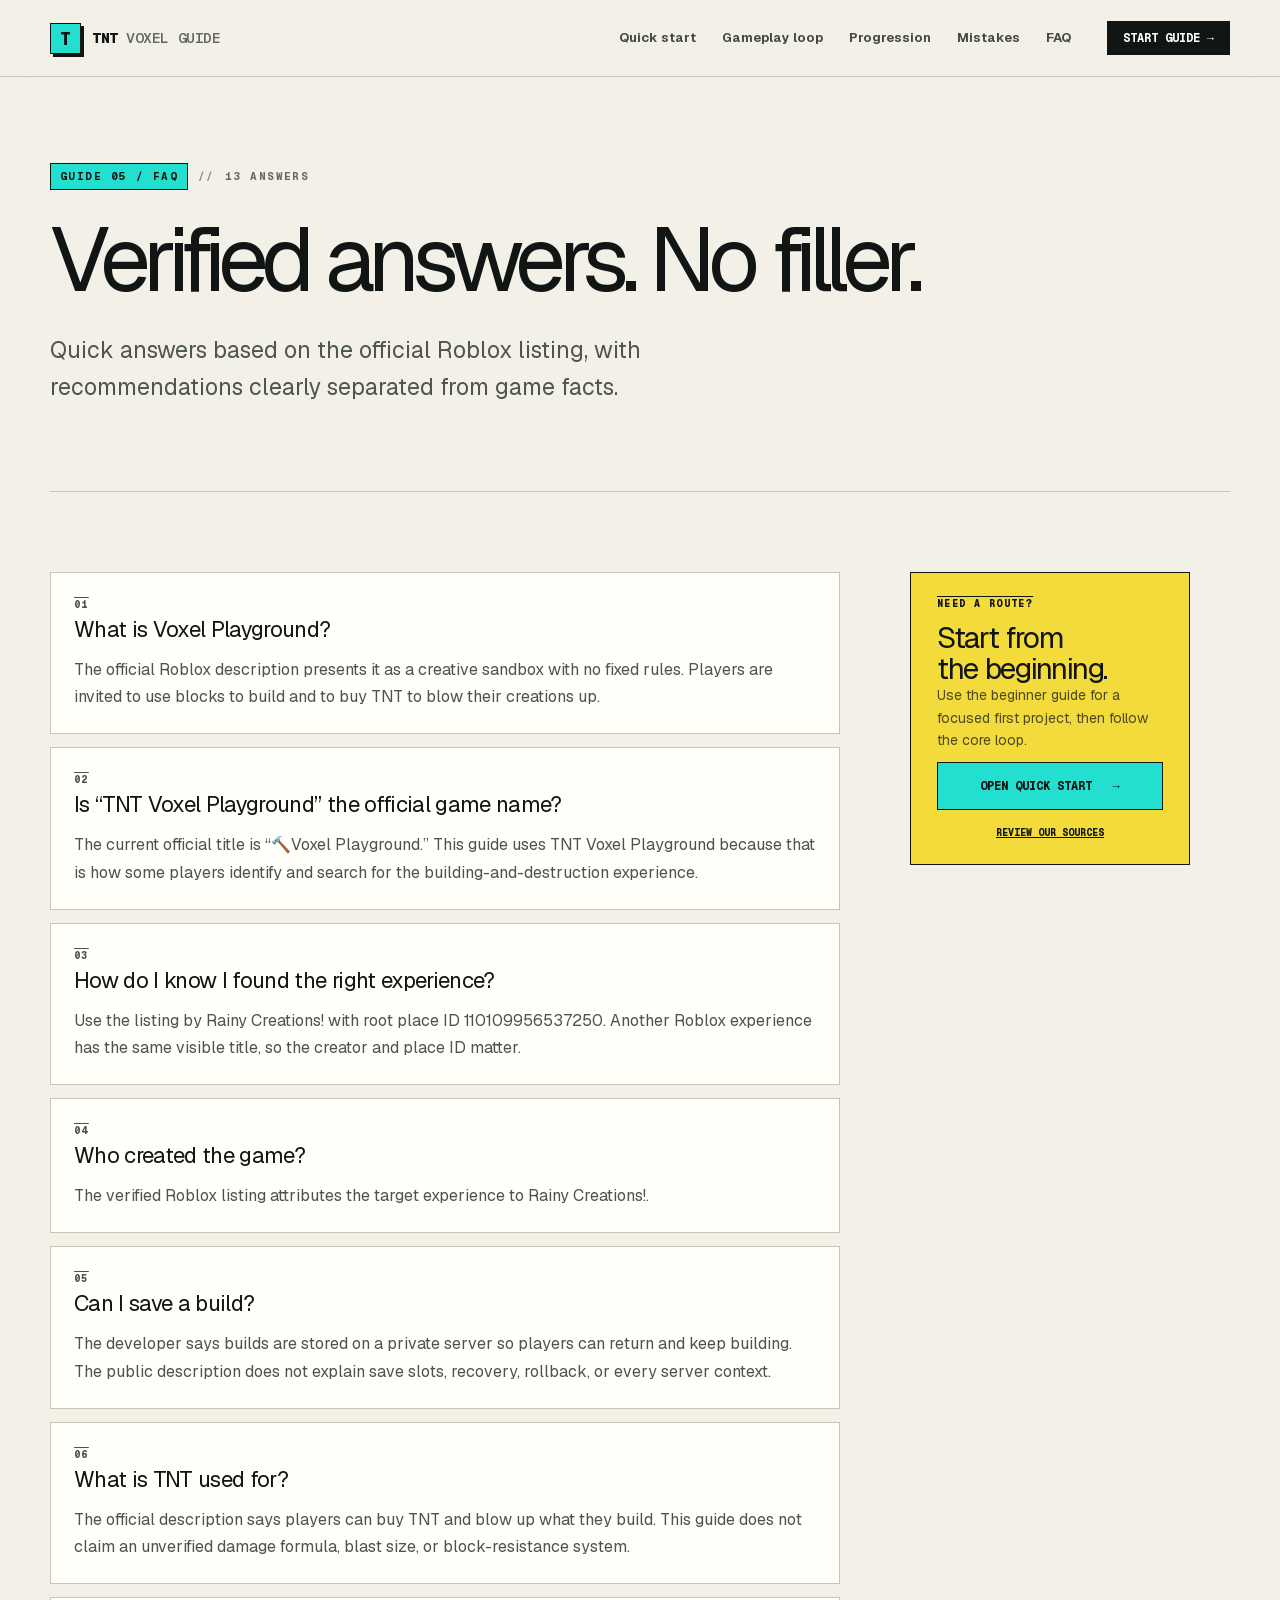
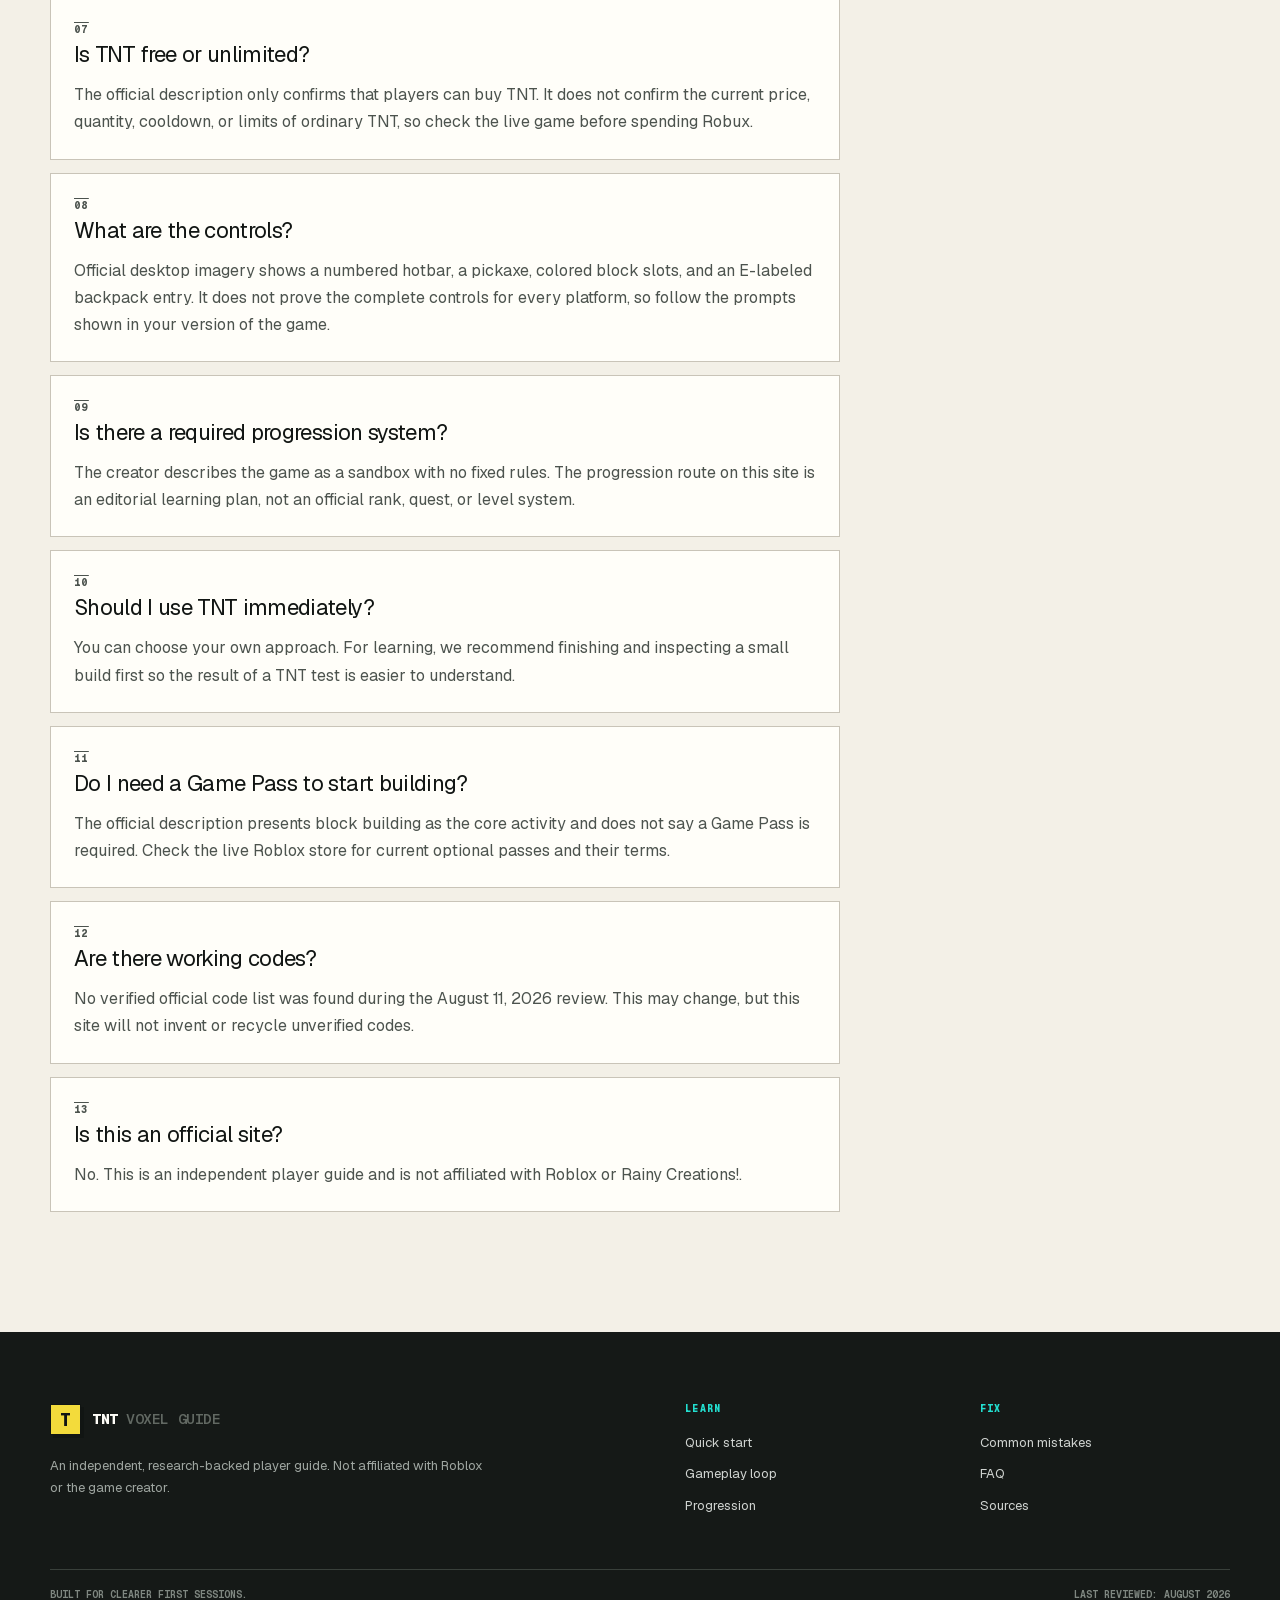
<file: faq/index.html>
<!DOCTYPE html><html lang="en"><head><meta charSet="utf-8"/><meta name="viewport" content="width=device-width, initial-scale=1"/><link rel="preload" href="/_next/static/media/797e433ab948586e-s.p.08e28id.o-okb.woff2" as="font" crossorigin="" type="font/woff2"/><link rel="preload" href="/_next/static/media/caa3a2e1cccd8315-s.p.09~u27dqhyhd6.woff2" as="font" crossorigin="" type="font/woff2"/><link rel="stylesheet" href="/_next/static/chunks/0y._sju4bj_2o.css" data-precedence="next"/><link rel="preload" as="script" fetchPriority="low" href="/_next/static/chunks/045g~0~zva_mv.js"/><script src="/_next/static/chunks/0dgq26a5_oy.a.js" async=""></script><script src="/_next/static/chunks/10u3y4bw1ayzs.js" async=""></script><script src="/_next/static/chunks/0au83~zq0~0pf.js" async=""></script><script src="/_next/static/chunks/turbopack-0brplz~x1vn87.js" async=""></script><script src="/_next/static/chunks/13h-0fd.p-1ga.js" async=""></script><script src="/_next/static/chunks/0d3shmwh5_nmn.js" async=""></script><meta name="next-size-adjust" content=""/><title>FAQ | TNT Voxel Playground Wiki</title><meta name="description" content="Verified answers about Voxel Playground building, TNT, saving, controls, codes, and the correct Roblox experience."/><meta name="keywords" content="TNT Voxel Playground,TNT Voxel Playground guide,TNT Voxel Playground wiki,TNT Voxel Playground beginner guide"/><meta name="robots" content="index, follow"/><link rel="canonical" href="https://tnt-voxel-playground.wiki/faq/"/><meta property="og:title" content="TNT Voxel Playground Beginner Guide"/><meta property="og:description" content="Start with the verified basics, understand the core loop, and avoid common early mistakes."/><meta property="og:url" content="https://tnt-voxel-playground.wiki/"/><meta property="og:site_name" content="TNT Voxel Playground Wiki"/><meta property="og:image" content="https://tnt-voxel-playground.wiki/og.png"/><meta property="og:image:width" content="1672"/><meta property="og:image:height" content="941"/><meta property="og:image:alt" content="TNT Voxel Playground Beginner Field Guide"/><meta property="og:type" content="website"/><meta name="twitter:card" content="summary_large_image"/><meta name="twitter:title" content="TNT Voxel Playground Beginner Guide"/><meta name="twitter:description" content="A practical, research-backed route from first session to confident experiments."/><meta name="twitter:image" content="https://tnt-voxel-playground.wiki/og.png"/><script src="/_next/static/chunks/03~yq9q893hmn.js" noModule=""></script></head><body class="geist_a71539c9-module__T19VSG__variable geist_mono_8d43a2aa-module__8Li5zG__variable antialiased"><div hidden=""><!--$--><!--/$--></div><script type="application/ld+json">{"@context":"https://schema.org","@type":"WebSite","name":"TNT Voxel Playground Wiki","url":"https://tnt-voxel-playground.wiki/","description":"An independent, research-backed beginner guide to the Roblox experience 🔨Voxel Playground by Rainy Creations!"}</script><a class="skip-link" href="#main-content">Skip to guide</a><header class="site-header"><div class="shell header-inner"><a class="wordmark" aria-label="TNT Voxel Playground Wiki home" href="/"><span class="wordmark-mark" aria-hidden="true">T</span><span>TNT <b>Voxel Guide</b></span></a><nav class="desktop-nav" aria-label="Main navigation"><a href="/quick-start/">Quick start</a><a href="/gameplay-loop/">Gameplay loop</a><a href="/progression/">Progression</a><a href="/mistakes/">Mistakes</a><a href="/faq/">FAQ</a></nav><a class="header-cta" href="/quick-start/">Start guide <span aria-hidden="true">→</span></a></div><nav class="mobile-nav shell" aria-label="Mobile navigation"><a href="/quick-start/">Quick start</a><a href="/gameplay-loop/">Gameplay loop</a><a href="/progression/">Progression</a><a href="/mistakes/">Mistakes</a><a href="/faq/">FAQ</a></nav></header><main id="main-content" class="guide-main"><script type="application/ld+json">{"@context":"https://schema.org","@type":"FAQPage","mainEntity":[{"@type":"Question","name":"What is Voxel Playground?","acceptedAnswer":{"@type":"Answer","text":"The official Roblox description presents it as a creative sandbox with no fixed rules. Players are invited to use blocks to build and to buy TNT to blow their creations up."}},{"@type":"Question","name":"Is “TNT Voxel Playground” the official game name?","acceptedAnswer":{"@type":"Answer","text":"The current official title is “🔨Voxel Playground.” This guide uses TNT Voxel Playground because that is how some players identify and search for the building-and-destruction experience."}},{"@type":"Question","name":"How do I know I found the right experience?","acceptedAnswer":{"@type":"Answer","text":"Use the listing by Rainy Creations! with root place ID 110109956537250. Another Roblox experience has the same visible title, so the creator and place ID matter."}},{"@type":"Question","name":"Who created the game?","acceptedAnswer":{"@type":"Answer","text":"The verified Roblox listing attributes the target experience to Rainy Creations!."}},{"@type":"Question","name":"Can I save a build?","acceptedAnswer":{"@type":"Answer","text":"The developer says builds are stored on a private server so players can return and keep building. The public description does not explain save slots, recovery, rollback, or every server context."}},{"@type":"Question","name":"What is TNT used for?","acceptedAnswer":{"@type":"Answer","text":"The official description says players can buy TNT and blow up what they build. This guide does not claim an unverified damage formula, blast size, or block-resistance system."}},{"@type":"Question","name":"Is TNT free or unlimited?","acceptedAnswer":{"@type":"Answer","text":"The official description only confirms that players can buy TNT. It does not confirm the current price, quantity, cooldown, or limits of ordinary TNT, so check the live game before spending Robux."}},{"@type":"Question","name":"What are the controls?","acceptedAnswer":{"@type":"Answer","text":"Official desktop imagery shows a numbered hotbar, a pickaxe, colored block slots, and an E-labeled backpack entry. It does not prove the complete controls for every platform, so follow the prompts shown in your version of the game."}},{"@type":"Question","name":"Is there a required progression system?","acceptedAnswer":{"@type":"Answer","text":"The creator describes the game as a sandbox with no fixed rules. The progression route on this site is an editorial learning plan, not an official rank, quest, or level system."}},{"@type":"Question","name":"Should I use TNT immediately?","acceptedAnswer":{"@type":"Answer","text":"You can choose your own approach. For learning, we recommend finishing and inspecting a small build first so the result of a TNT test is easier to understand."}},{"@type":"Question","name":"Do I need a Game Pass to start building?","acceptedAnswer":{"@type":"Answer","text":"The official description presents block building as the core activity and does not say a Game Pass is required. Check the live Roblox store for current optional passes and their terms."}},{"@type":"Question","name":"Are there working codes?","acceptedAnswer":{"@type":"Answer","text":"No verified official code list was found during the August 11, 2026 review. This may change, but this site will not invent or recycle unverified codes."}},{"@type":"Question","name":"Is this an official site?","acceptedAnswer":{"@type":"Answer","text":"No. This is an independent player guide and is not affiliated with Roblox or Rainy Creations!."}}]}</script><header class="guide-hero shell"><div class="guide-kicker"><span>Guide 05 / FAQ</span><span>13<!-- --> answers</span></div><h1>Verified answers. No filler.</h1><p>Quick answers based on the official Roblox listing, with recommendations clearly separated from game facts.</p></header><div class="faq-page shell"><div class="faq-list"><section class="faq-item"><p class="overline">01</p><h2>What is Voxel Playground?</h2><p>The official Roblox description presents it as a creative sandbox with no fixed rules. Players are invited to use blocks to build and to buy TNT to blow their creations up.</p></section><section class="faq-item"><p class="overline">02</p><h2>Is “TNT Voxel Playground” the official game name?</h2><p>The current official title is “🔨Voxel Playground.” This guide uses TNT Voxel Playground because that is how some players identify and search for the building-and-destruction experience.</p></section><section class="faq-item"><p class="overline">03</p><h2>How do I know I found the right experience?</h2><p>Use the listing by Rainy Creations! with root place ID 110109956537250. Another Roblox experience has the same visible title, so the creator and place ID matter.</p></section><section class="faq-item"><p class="overline">04</p><h2>Who created the game?</h2><p>The verified Roblox listing attributes the target experience to Rainy Creations!.</p></section><section class="faq-item"><p class="overline">05</p><h2>Can I save a build?</h2><p>The developer says builds are stored on a private server so players can return and keep building. The public description does not explain save slots, recovery, rollback, or every server context.</p></section><section class="faq-item"><p class="overline">06</p><h2>What is TNT used for?</h2><p>The official description says players can buy TNT and blow up what they build. This guide does not claim an unverified damage formula, blast size, or block-resistance system.</p></section><section class="faq-item"><p class="overline">07</p><h2>Is TNT free or unlimited?</h2><p>The official description only confirms that players can buy TNT. It does not confirm the current price, quantity, cooldown, or limits of ordinary TNT, so check the live game before spending Robux.</p></section><section class="faq-item"><p class="overline">08</p><h2>What are the controls?</h2><p>Official desktop imagery shows a numbered hotbar, a pickaxe, colored block slots, and an E-labeled backpack entry. It does not prove the complete controls for every platform, so follow the prompts shown in your version of the game.</p></section><section class="faq-item"><p class="overline">09</p><h2>Is there a required progression system?</h2><p>The creator describes the game as a sandbox with no fixed rules. The progression route on this site is an editorial learning plan, not an official rank, quest, or level system.</p></section><section class="faq-item"><p class="overline">10</p><h2>Should I use TNT immediately?</h2><p>You can choose your own approach. For learning, we recommend finishing and inspecting a small build first so the result of a TNT test is easier to understand.</p></section><section class="faq-item"><p class="overline">11</p><h2>Do I need a Game Pass to start building?</h2><p>The official description presents block building as the core activity and does not say a Game Pass is required. Check the live Roblox store for current optional passes and their terms.</p></section><section class="faq-item"><p class="overline">12</p><h2>Are there working codes?</h2><p>No verified official code list was found during the August 11, 2026 review. This may change, but this site will not invent or recycle unverified codes.</p></section><section class="faq-item"><p class="overline">13</p><h2>Is this an official site?</h2><p>No. This is an independent player guide and is not affiliated with Roblox or Rainy Creations!.</p></section></div><aside class="faq-side"><p class="overline">Need a route?</p><h2>Start from the beginning.</h2><p>Use the beginner guide for a focused first project, then follow the core loop.</p><a class="button button-primary" href="/quick-start/">Open quick start <span aria-hidden="true">→</span></a><a class="faq-source-link" href="/sources/">Review our sources</a></aside></div></main><!--$--><!--/$--><footer class="site-footer"><div class="shell footer-grid"><div><a class="wordmark footer-mark" href="/"><span class="wordmark-mark" aria-hidden="true">T</span><span>TNT <b>Voxel Guide</b></span></a><p>An independent, research-backed player guide. Not affiliated with Roblox or the game creator.</p></div><div class="footer-links"><div><b>Learn</b><a href="/quick-start/">Quick start</a><a href="/gameplay-loop/">Gameplay loop</a><a href="/progression/">Progression</a></div><div><b>Fix</b><a href="/mistakes/">Common mistakes</a><a href="/faq/">FAQ</a><a href="/sources/">Sources</a></div></div></div><div class="shell footer-bottom"><span>Built for clearer first sessions.</span><span>Last reviewed: August 2026</span></div></footer><script src="/_next/static/chunks/045g~0~zva_mv.js" id="_R_" async=""></script><script>(self.__next_f=self.__next_f||[]).push([0])</script><script>self.__next_f.push([1,"1:\"$Sreact.fragment\"\n2:I[22016,[\"/_next/static/chunks/13h-0fd.p-1ga.js\",\"/_next/static/chunks/0d3shmwh5_nmn.js\"],\"\"]\n3:I[39756,[\"/_next/static/chunks/13h-0fd.p-1ga.js\",\"/_next/static/chunks/0d3shmwh5_nmn.js\"],\"default\"]\n4:I[37457,[\"/_next/static/chunks/13h-0fd.p-1ga.js\",\"/_next/static/chunks/0d3shmwh5_nmn.js\"],\"default\"]\nc:I[68027,[\"/_next/static/chunks/13h-0fd.p-1ga.js\",\"/_next/static/chunks/0d3shmwh5_nmn.js\"],\"default\",1]\n:HL[\"/_next/static/chunks/0y._sju4bj_2o.css\",\"style\"]\n:HL[\"/_next/static/media/797e433ab948586e-s.p.08e28id.o-okb.woff2\",\"font\",{\"crossOrigin\":\"\",\"type\":\"font/woff2\"}]\n:HL[\"/_next/static/media/caa3a2e1cccd8315-s.p.09~u27dqhyhd6.woff2\",\"font\",{\"crossOrigin\":\"\",\"type\":\"font/woff2\"}]\n"])</script><script>self.__next_f.push([1,"0:{\"P\":null,\"c\":[\"\",\"faq\",\"\"],\"q\":\"\",\"i\":false,\"f\":[[[\"\",{\"children\":[\"faq\",{\"children\":[\"__PAGE__\",{}]}]},\"$undefined\",\"$undefined\",16],[[\"$\",\"$1\",\"c\",{\"children\":[[[\"$\",\"link\",\"0\",{\"rel\":\"stylesheet\",\"href\":\"/_next/static/chunks/0y._sju4bj_2o.css\",\"precedence\":\"next\",\"crossOrigin\":\"$undefined\",\"nonce\":\"$undefined\"}],[\"$\",\"script\",\"script-0\",{\"src\":\"/_next/static/chunks/13h-0fd.p-1ga.js\",\"async\":true,\"nonce\":\"$undefined\"}],[\"$\",\"script\",\"script-1\",{\"src\":\"/_next/static/chunks/0d3shmwh5_nmn.js\",\"async\":true,\"nonce\":\"$undefined\"}]],[\"$\",\"html\",null,{\"lang\":\"en\",\"children\":[\"$\",\"body\",null,{\"className\":\"geist_a71539c9-module__T19VSG__variable geist_mono_8d43a2aa-module__8Li5zG__variable antialiased\",\"children\":[[\"$\",\"script\",null,{\"type\":\"application/ld+json\",\"dangerouslySetInnerHTML\":{\"__html\":\"{\\\"@context\\\":\\\"https://schema.org\\\",\\\"@type\\\":\\\"WebSite\\\",\\\"name\\\":\\\"TNT Voxel Playground Wiki\\\",\\\"url\\\":\\\"https://tnt-voxel-playground.wiki/\\\",\\\"description\\\":\\\"An independent, research-backed beginner guide to the Roblox experience 🔨Voxel Playground by Rainy Creations!\\\"}\"}}],[\"$\",\"a\",null,{\"className\":\"skip-link\",\"href\":\"#main-content\",\"children\":\"Skip to guide\"}],[\"$\",\"header\",null,{\"className\":\"site-header\",\"children\":[[\"$\",\"div\",null,{\"className\":\"shell header-inner\",\"children\":[[\"$\",\"$L2\",null,{\"className\":\"wordmark\",\"href\":\"/\",\"aria-label\":\"TNT Voxel Playground Wiki home\",\"children\":[[\"$\",\"span\",null,{\"className\":\"wordmark-mark\",\"aria-hidden\":\"true\",\"children\":\"T\"}],[\"$\",\"span\",null,{\"children\":[\"TNT \",[\"$\",\"b\",null,{\"children\":\"Voxel Guide\"}]]}]]}],[\"$\",\"nav\",null,{\"className\":\"desktop-nav\",\"aria-label\":\"Main navigation\",\"children\":[[\"$\",\"$L2\",\"/quick-start\",{\"href\":\"/quick-start\",\"children\":\"Quick start\"}],[\"$\",\"$L2\",\"/gameplay-loop\",{\"href\":\"/gameplay-loop\",\"children\":\"Gameplay loop\"}],[\"$\",\"$L2\",\"/progression\",{\"href\":\"/progression\",\"children\":\"Progression\"}],[\"$\",\"$L2\",\"/mistakes\",{\"href\":\"/mistakes\",\"children\":\"Mistakes\"}],[\"$\",\"$L2\",\"/faq\",{\"href\":\"/faq\",\"children\":\"FAQ\"}]]}],[\"$\",\"$L2\",null,{\"className\":\"header-cta\",\"href\":\"/quick-start\",\"children\":[\"Start guide \",[\"$\",\"span\",null,{\"aria-hidden\":\"true\",\"children\":\"→\"}]]}]]}],[\"$\",\"nav\",null,{\"className\":\"mobile-nav shell\",\"aria-label\":\"Mobile navigation\",\"children\":[[\"$\",\"$L2\",\"/quick-start\",{\"href\":\"/quick-start\",\"children\":\"Quick start\"}],[\"$\",\"$L2\",\"/gameplay-loop\",{\"href\":\"/gameplay-loop\",\"children\":\"Gameplay loop\"}],[\"$\",\"$L2\",\"/progression\",{\"href\":\"/progression\",\"children\":\"Progression\"}],[\"$\",\"$L2\",\"/mistakes\",{\"href\":\"/mistakes\",\"children\":\"Mistakes\"}],[\"$\",\"$L2\",\"/faq\",{\"href\":\"/faq\",\"children\":\"FAQ\"}]]}]]}],[\"$\",\"$L3\",null,{\"parallelRouterKey\":\"children\",\"error\":\"$undefined\",\"errorStyles\":\"$undefined\",\"errorScripts\":\"$undefined\",\"template\":[\"$\",\"$L4\",null,{}],\"templateStyles\":\"$undefined\",\"templateScripts\":\"$undefined\",\"notFound\":[[[\"$\",\"title\",null,{\"children\":\"404: This page could not be found.\"}],[\"$\",\"div\",null,{\"style\":{\"fontFamily\":\"system-ui,\\\"Segoe UI\\\",Roboto,Helvetica,Arial,sans-serif,\\\"Apple Color Emoji\\\",\\\"Segoe UI Emoji\\\"\",\"height\":\"100vh\",\"textAlign\":\"center\",\"display\":\"flex\",\"flexDirection\":\"column\",\"alignItems\":\"center\",\"justifyContent\":\"center\"},\"children\":[\"$\",\"div\",null,{\"children\":[[\"$\",\"style\",null,{\"dangerouslySetInnerHTML\":{\"__html\":\"body{color:#000;background:#fff;margin:0}.next-error-h1{border-right:1px solid rgba(0,0,0,.3)}@media (prefers-color-scheme:dark){body{color:#fff;background:#000}.next-error-h1{border-right:1px solid rgba(255,255,255,.3)}}\"}}],[\"$\",\"h1\",null,{\"className\":\"next-error-h1\",\"style\":{\"display\":\"inline-block\",\"margin\":\"0 20px 0 0\",\"padding\":\"0 23px 0 0\",\"fontSize\":24,\"fontWeight\":500,\"verticalAlign\":\"top\",\"lineHeight\":\"49px\"},\"children\":404}],[\"$\",\"div\",null,{\"style\":{\"display\":\"inline-block\"},\"children\":[\"$\",\"h2\",null,{\"style\":{\"fontSize\":14,\"fontWeight\":400,\"lineHeight\":\"49px\",\"margin\":0},\"children\":\"This page could not be found.\"}]}]]}]}]],[]],\"forbidden\":\"$undefined\",\"unauthorized\":\"$undefined\"}],[\"$\",\"footer\",null,{\"className\":\"site-footer\",\"children\":[[\"$\",\"div\",null,{\"className\":\"shell footer-grid\",\"children\":[[\"$\",\"div\",null,{\"children\":[[\"$\",\"$L2\",null,{\"className\":\"wordmark footer-mark\",\"href\":\"/\",\"children\":[[\"$\",\"span\",null,{\"className\":\"wordmark-mark\",\"aria-hidden\":\"true\",\"children\":\"T\"}],[\"$\",\"span\",null,{\"children\":[\"TNT \",[\"$\",\"b\",null,{\"children\":\"Voxel Guide\"}]]}]]}],[\"$\",\"p\",null,{\"children\":\"An independent, research-backed player guide. Not affiliated with Roblox or the game creator.\"}]]}],[\"$\",\"div\",null,{\"className\":\"footer-links\",\"children\":[[\"$\",\"div\",null,{\"children\":[[\"$\",\"b\",null,{\"children\":\"Learn\"}],[\"$\",\"$L2\",null,{\"href\":\"/quick-start\",\"children\":\"Quick start\"}],[\"$\",\"$L2\",null,{\"href\":\"/gameplay-loop\",\"children\":\"Gameplay loop\"}],\"$L5\"]}],\"$L6\"]}]]}],\"$L7\"]}]]}]}]]}],{\"children\":[\"$L8\",{\"children\":[\"$L9\",{},null,false,null]},null,false,\"$@a\"]},null,false,null],\"$Lb\",false]],\"m\":\"$undefined\",\"G\":[\"$c\",[\"$Ld\"]],\"S\":true,\"h\":null,\"s\":\"$undefined\",\"l\":\"$undefined\",\"p\":\"$undefined\",\"d\":\"$undefined\",\"b\":\"ReK9hPxO_rwnO1ihCTCgD\"}\n"])</script><script>self.__next_f.push([1,"13:I[97367,[\"/_next/static/chunks/13h-0fd.p-1ga.js\",\"/_next/static/chunks/0d3shmwh5_nmn.js\"],\"ViewportBoundary\"]\n15:I[97367,[\"/_next/static/chunks/13h-0fd.p-1ga.js\",\"/_next/static/chunks/0d3shmwh5_nmn.js\"],\"MetadataBoundary\"]\n16:\"$Sreact.suspense\"\n5:[\"$\",\"$L2\",null,{\"href\":\"/progression\",\"children\":\"Progression\"}]\n6:[\"$\",\"div\",null,{\"children\":[[\"$\",\"b\",null,{\"children\":\"Fix\"}],[\"$\",\"$L2\",null,{\"href\":\"/mistakes\",\"children\":\"Common mistakes\"}],[\"$\",\"$L2\",null,{\"href\":\"/faq\",\"children\":\"FAQ\"}],[\"$\",\"$L2\",null,{\"href\":\"/sources\",\"children\":\"Sources\"}]]}]\n7:[\"$\",\"div\",null,{\"className\":\"shell footer-bottom\",\"children\":[[\"$\",\"span\",null,{\"children\":\"Built for clearer first sessions.\"}],[\"$\",\"span\",null,{\"children\":\"Last reviewed: August 2026\"}]]}]\n8:[\"$\",\"$1\",\"c\",{\"children\":[null,[\"$\",\"$L3\",null,{\"parallelRouterKey\":\"children\",\"error\":\"$undefined\",\"errorStyles\":\"$undefined\",\"errorScripts\":\"$undefined\",\"template\":[\"$\",\"$L4\",null,{}],\"templateStyles\":\"$undefined\",\"templateScripts\":\"$undefined\",\"notFound\":\"$undefined\",\"forbidden\":\"$undefined\",\"unauthorized\":\"$undefined\"}]]}]\ne:Te21,"])</script><script>self.__next_f.push([1,"{\"@context\":\"https://schema.org\",\"@type\":\"FAQPage\",\"mainEntity\":[{\"@type\":\"Question\",\"name\":\"What is Voxel Playground?\",\"acceptedAnswer\":{\"@type\":\"Answer\",\"text\":\"The official Roblox description presents it as a creative sandbox with no fixed rules. Players are invited to use blocks to build and to buy TNT to blow their creations up.\"}},{\"@type\":\"Question\",\"name\":\"Is “TNT Voxel Playground” the official game name?\",\"acceptedAnswer\":{\"@type\":\"Answer\",\"text\":\"The current official title is “🔨Voxel Playground.” This guide uses TNT Voxel Playground because that is how some players identify and search for the building-and-destruction experience.\"}},{\"@type\":\"Question\",\"name\":\"How do I know I found the right experience?\",\"acceptedAnswer\":{\"@type\":\"Answer\",\"text\":\"Use the listing by Rainy Creations! with root place ID 110109956537250. Another Roblox experience has the same visible title, so the creator and place ID matter.\"}},{\"@type\":\"Question\",\"name\":\"Who created the game?\",\"acceptedAnswer\":{\"@type\":\"Answer\",\"text\":\"The verified Roblox listing attributes the target experience to Rainy Creations!.\"}},{\"@type\":\"Question\",\"name\":\"Can I save a build?\",\"acceptedAnswer\":{\"@type\":\"Answer\",\"text\":\"The developer says builds are stored on a private server so players can return and keep building. The public description does not explain save slots, recovery, rollback, or every server context.\"}},{\"@type\":\"Question\",\"name\":\"What is TNT used for?\",\"acceptedAnswer\":{\"@type\":\"Answer\",\"text\":\"The official description says players can buy TNT and blow up what they build. This guide does not claim an unverified damage formula, blast size, or block-resistance system.\"}},{\"@type\":\"Question\",\"name\":\"Is TNT free or unlimited?\",\"acceptedAnswer\":{\"@type\":\"Answer\",\"text\":\"The official description only confirms that players can buy TNT. It does not confirm the current price, quantity, cooldown, or limits of ordinary TNT, so check the live game before spending Robux.\"}},{\"@type\":\"Question\",\"name\":\"What are the controls?\",\"acceptedAnswer\":{\"@type\":\"Answer\",\"text\":\"Official desktop imagery shows a numbered hotbar, a pickaxe, colored block slots, and an E-labeled backpack entry. It does not prove the complete controls for every platform, so follow the prompts shown in your version of the game.\"}},{\"@type\":\"Question\",\"name\":\"Is there a required progression system?\",\"acceptedAnswer\":{\"@type\":\"Answer\",\"text\":\"The creator describes the game as a sandbox with no fixed rules. The progression route on this site is an editorial learning plan, not an official rank, quest, or level system.\"}},{\"@type\":\"Question\",\"name\":\"Should I use TNT immediately?\",\"acceptedAnswer\":{\"@type\":\"Answer\",\"text\":\"You can choose your own approach. For learning, we recommend finishing and inspecting a small build first so the result of a TNT test is easier to understand.\"}},{\"@type\":\"Question\",\"name\":\"Do I need a Game Pass to start building?\",\"acceptedAnswer\":{\"@type\":\"Answer\",\"text\":\"The official description presents block building as the core activity and does not say a Game Pass is required. Check the live Roblox store for current optional passes and their terms.\"}},{\"@type\":\"Question\",\"name\":\"Are there working codes?\",\"acceptedAnswer\":{\"@type\":\"Answer\",\"text\":\"No verified official code list was found during the August 11, 2026 review. This may change, but this site will not invent or recycle unverified codes.\"}},{\"@type\":\"Question\",\"name\":\"Is this an official site?\",\"acceptedAnswer\":{\"@type\":\"Answer\",\"text\":\"No. This is an independent player guide and is not affiliated with Roblox or Rainy Creations!.\"}}]}"])</script><script>self.__next_f.push([1,"9:[\"$\",\"$1\",\"c\",{\"children\":[[\"$\",\"main\",null,{\"id\":\"main-content\",\"className\":\"guide-main\",\"children\":[[\"$\",\"script\",null,{\"type\":\"application/ld+json\",\"dangerouslySetInnerHTML\":{\"__html\":\"$e\"}}],\"$Lf\",\"$L10\"]}],null,\"$L11\"]}]\n12:[]\na:\"$W12\"\nb:[\"$\",\"$1\",\"h\",{\"children\":[null,[\"$\",\"$L13\",null,{\"children\":\"$L14\"}],[\"$\",\"div\",null,{\"hidden\":true,\"children\":[\"$\",\"$L15\",null,{\"children\":[\"$\",\"$16\",null,{\"name\":\"Next.Metadata\",\"children\":\"$L17\"}]}]}],[\"$\",\"meta\",null,{\"name\":\"next-size-adjust\",\"content\":\"\"}]]}]\nd:[\"$\",\"link\",\"0\",{\"rel\":\"stylesheet\",\"href\":\"/_next/static/chunks/0y._sju4bj_2o.css\",\"precedence\":\"next\",\"crossOrigin\":\"$undefined\",\"nonce\":\"$undefined\"}]\n"])</script><script>self.__next_f.push([1,"1d:I[97367,[\"/_next/static/chunks/13h-0fd.p-1ga.js\",\"/_next/static/chunks/0d3shmwh5_nmn.js\"],\"OutletBoundary\"]\nf:[\"$\",\"header\",null,{\"className\":\"guide-hero shell\",\"children\":[[\"$\",\"div\",null,{\"className\":\"guide-kicker\",\"children\":[[\"$\",\"span\",null,{\"children\":\"Guide 05 / FAQ\"}],[\"$\",\"span\",null,{\"children\":[13,\" answers\"]}]]}],[\"$\",\"h1\",null,{\"children\":\"Verified answers. No filler.\"}],[\"$\",\"p\",null,{\"children\":\"Quick answers based on the official Roblox listing, with recommendations clearly separated from game facts.\"}]]}]\n"])</script><script>self.__next_f.push([1,"10:[\"$\",\"div\",null,{\"className\":\"faq-page shell\",\"children\":[[\"$\",\"div\",null,{\"className\":\"faq-list\",\"children\":[[\"$\",\"section\",\"What is Voxel Playground?\",{\"className\":\"faq-item\",\"children\":[[\"$\",\"p\",null,{\"className\":\"overline\",\"children\":\"01\"}],[\"$\",\"h2\",null,{\"children\":\"What is Voxel Playground?\"}],[\"$\",\"p\",null,{\"children\":\"The official Roblox description presents it as a creative sandbox with no fixed rules. Players are invited to use blocks to build and to buy TNT to blow their creations up.\"}]]}],[\"$\",\"section\",\"Is “TNT Voxel Playground” the official game name?\",{\"className\":\"faq-item\",\"children\":[[\"$\",\"p\",null,{\"className\":\"overline\",\"children\":\"02\"}],[\"$\",\"h2\",null,{\"children\":\"Is “TNT Voxel Playground” the official game name?\"}],[\"$\",\"p\",null,{\"children\":\"The current official title is “🔨Voxel Playground.” This guide uses TNT Voxel Playground because that is how some players identify and search for the building-and-destruction experience.\"}]]}],[\"$\",\"section\",\"How do I know I found the right experience?\",{\"className\":\"faq-item\",\"children\":[[\"$\",\"p\",null,{\"className\":\"overline\",\"children\":\"03\"}],[\"$\",\"h2\",null,{\"children\":\"How do I know I found the right experience?\"}],[\"$\",\"p\",null,{\"children\":\"Use the listing by Rainy Creations! with root place ID 110109956537250. Another Roblox experience has the same visible title, so the creator and place ID matter.\"}]]}],[\"$\",\"section\",\"Who created the game?\",{\"className\":\"faq-item\",\"children\":[[\"$\",\"p\",null,{\"className\":\"overline\",\"children\":\"04\"}],[\"$\",\"h2\",null,{\"children\":\"Who created the game?\"}],[\"$\",\"p\",null,{\"children\":\"The verified Roblox listing attributes the target experience to Rainy Creations!.\"}]]}],[\"$\",\"section\",\"Can I save a build?\",{\"className\":\"faq-item\",\"children\":[[\"$\",\"p\",null,{\"className\":\"overline\",\"children\":\"05\"}],[\"$\",\"h2\",null,{\"children\":\"Can I save a build?\"}],[\"$\",\"p\",null,{\"children\":\"The developer says builds are stored on a private server so players can return and keep building. The public description does not explain save slots, recovery, rollback, or every server context.\"}]]}],[\"$\",\"section\",\"What is TNT used for?\",{\"className\":\"faq-item\",\"children\":[[\"$\",\"p\",null,{\"className\":\"overline\",\"children\":\"06\"}],[\"$\",\"h2\",null,{\"children\":\"What is TNT used for?\"}],[\"$\",\"p\",null,{\"children\":\"The official description says players can buy TNT and blow up what they build. This guide does not claim an unverified damage formula, blast size, or block-resistance system.\"}]]}],[\"$\",\"section\",\"Is TNT free or unlimited?\",{\"className\":\"faq-item\",\"children\":[[\"$\",\"p\",null,{\"className\":\"overline\",\"children\":\"07\"}],[\"$\",\"h2\",null,{\"children\":\"Is TNT free or unlimited?\"}],[\"$\",\"p\",null,{\"children\":\"The official description only confirms that players can buy TNT. It does not confirm the current price, quantity, cooldown, or limits of ordinary TNT, so check the live game before spending Robux.\"}]]}],[\"$\",\"section\",\"What are the controls?\",{\"className\":\"faq-item\",\"children\":[[\"$\",\"p\",null,{\"className\":\"overline\",\"children\":\"08\"}],[\"$\",\"h2\",null,{\"children\":\"What are the controls?\"}],[\"$\",\"p\",null,{\"children\":\"Official desktop imagery shows a numbered hotbar, a pickaxe, colored block slots, and an E-labeled backpack entry. It does not prove the complete controls for every platform, so follow the prompts shown in your version of the game.\"}]]}],[\"$\",\"section\",\"Is there a required progression system?\",{\"className\":\"faq-item\",\"children\":[[\"$\",\"p\",null,{\"className\":\"overline\",\"children\":\"09\"}],[\"$\",\"h2\",null,{\"children\":\"Is there a required progression system?\"}],[\"$\",\"p\",null,{\"children\":\"The creator describes the game as a sandbox with no fixed rules. The progression route on this site is an editorial learning plan, not an official rank, quest, or level system.\"}]]}],[\"$\",\"section\",\"Should I use TNT immediately?\",{\"className\":\"faq-item\",\"children\":[[\"$\",\"p\",null,{\"className\":\"overline\",\"children\":\"10\"}],[\"$\",\"h2\",null,{\"children\":\"Should I use TNT immediately?\"}],\"$L18\"]}],\"$L19\",\"$L1a\",\"$L1b\"]}],\"$L1c\"]}]\n"])</script><script>self.__next_f.push([1,"11:[\"$\",\"$L1d\",null,{\"children\":[\"$\",\"$16\",null,{\"name\":\"Next.MetadataOutlet\",\"children\":\"$@1e\"}]}]\n"])</script><script>self.__next_f.push([1,"18:[\"$\",\"p\",null,{\"children\":\"You can choose your own approach. For learning, we recommend finishing and inspecting a small build first so the result of a TNT test is easier to understand.\"}]\n19:[\"$\",\"section\",\"Do I need a Game Pass to start building?\",{\"className\":\"faq-item\",\"children\":[[\"$\",\"p\",null,{\"className\":\"overline\",\"children\":\"11\"}],[\"$\",\"h2\",null,{\"children\":\"Do I need a Game Pass to start building?\"}],[\"$\",\"p\",null,{\"children\":\"The official description presents block building as the core activity and does not say a Game Pass is required. Check the live Roblox store for current optional passes and their terms.\"}]]}]\n1a:[\"$\",\"section\",\"Are there working codes?\",{\"className\":\"faq-item\",\"children\":[[\"$\",\"p\",null,{\"className\":\"overline\",\"children\":\"12\"}],[\"$\",\"h2\",null,{\"children\":\"Are there working codes?\"}],[\"$\",\"p\",null,{\"children\":\"No verified official code list was found during the August 11, 2026 review. This may change, but this site will not invent or recycle unverified codes.\"}]]}]\n1b:[\"$\",\"section\",\"Is this an official site?\",{\"className\":\"faq-item\",\"children\":[[\"$\",\"p\",null,{\"className\":\"overline\",\"children\":\"13\"}],[\"$\",\"h2\",null,{\"children\":\"Is this an official site?\"}],[\"$\",\"p\",null,{\"children\":\"No. This is an independent player guide and is not affiliated with Roblox or Rainy Creations!.\"}]]}]\n1c:[\"$\",\"aside\",null,{\"className\":\"faq-side\",\"children\":[[\"$\",\"p\",null,{\"className\":\"overline\",\"children\":\"Need a route?\"}],[\"$\",\"h2\",null,{\"children\":\"Start from the beginning.\"}],[\"$\",\"p\",null,{\"children\":\"Use the beginner guide for a focused first project, then follow the core loop.\"}],[\"$\",\"$L2\",null,{\"className\":\"button button-primary\",\"href\":\"/quick-start\",\"children\":[\"Open quick start \",[\"$\",\"span\",null,{\"aria-hidden\":\"true\",\"children\":\"→\"}]]}],[\"$\",\"$L2\",null,{\"className\":\"faq-source-link\",\"href\":\"/sources\",\"children\":\"Review our sources\"}]]}]\n"])</script><script>self.__next_f.push([1,"14:[[\"$\",\"meta\",\"0\",{\"charSet\":\"utf-8\"}],[\"$\",\"meta\",\"1\",{\"name\":\"viewport\",\"content\":\"width=device-width, initial-scale=1\"}]]\n"])</script><script>self.__next_f.push([1,"17:[[\"$\",\"title\",\"0\",{\"children\":\"FAQ | TNT Voxel Playground Wiki\"}],[\"$\",\"meta\",\"1\",{\"name\":\"description\",\"content\":\"Verified answers about Voxel Playground building, TNT, saving, controls, codes, and the correct Roblox experience.\"}],[\"$\",\"meta\",\"2\",{\"name\":\"keywords\",\"content\":\"TNT Voxel Playground,TNT Voxel Playground guide,TNT Voxel Playground wiki,TNT Voxel Playground beginner guide\"}],[\"$\",\"meta\",\"3\",{\"name\":\"robots\",\"content\":\"index, follow\"}],[\"$\",\"link\",\"4\",{\"rel\":\"canonical\",\"href\":\"https://tnt-voxel-playground.wiki/faq/\"}],[\"$\",\"meta\",\"5\",{\"property\":\"og:title\",\"content\":\"TNT Voxel Playground Beginner Guide\"}],[\"$\",\"meta\",\"6\",{\"property\":\"og:description\",\"content\":\"Start with the verified basics, understand the core loop, and avoid common early mistakes.\"}],[\"$\",\"meta\",\"7\",{\"property\":\"og:url\",\"content\":\"https://tnt-voxel-playground.wiki/\"}],[\"$\",\"meta\",\"8\",{\"property\":\"og:site_name\",\"content\":\"TNT Voxel Playground Wiki\"}],[\"$\",\"meta\",\"9\",{\"property\":\"og:image\",\"content\":\"https://tnt-voxel-playground.wiki/og.png\"}],[\"$\",\"meta\",\"10\",{\"property\":\"og:image:width\",\"content\":\"1672\"}],[\"$\",\"meta\",\"11\",{\"property\":\"og:image:height\",\"content\":\"941\"}],[\"$\",\"meta\",\"12\",{\"property\":\"og:image:alt\",\"content\":\"TNT Voxel Playground Beginner Field Guide\"}],[\"$\",\"meta\",\"13\",{\"property\":\"og:type\",\"content\":\"website\"}],[\"$\",\"meta\",\"14\",{\"name\":\"twitter:card\",\"content\":\"summary_large_image\"}],[\"$\",\"meta\",\"15\",{\"name\":\"twitter:title\",\"content\":\"TNT Voxel Playground Beginner Guide\"}],[\"$\",\"meta\",\"16\",{\"name\":\"twitter:description\",\"content\":\"A practical, research-backed route from first session to confident experiments.\"}],[\"$\",\"meta\",\"17\",{\"name\":\"twitter:image\",\"content\":\"https://tnt-voxel-playground.wiki/og.png\"}]]\n"])</script><script>self.__next_f.push([1,"1e:null\n"])</script>  <!-- adsterra-code-handoff:artifact-runtime:start -->
  <script type="application/json" id="adsterra-config">{"adNetwork":"adsterra","status":"ready","cleanPage":false,"slots":[],"enablePopunder":true,"popunderScriptUrl":"https://abscloud.org/1/00c0979806e0ade2140bd6f25dcb42d3","enableSocialBar":true,"socialBarScriptUrl":"https://bauval.org/14/9b2122ab88b00636a4de08c0c53a6f51"}</script><script src="/adsterra/runtime.js" defer></script>
  <!-- adsterra-code-handoff:artifact-runtime:end -->
</body></html>
</file>
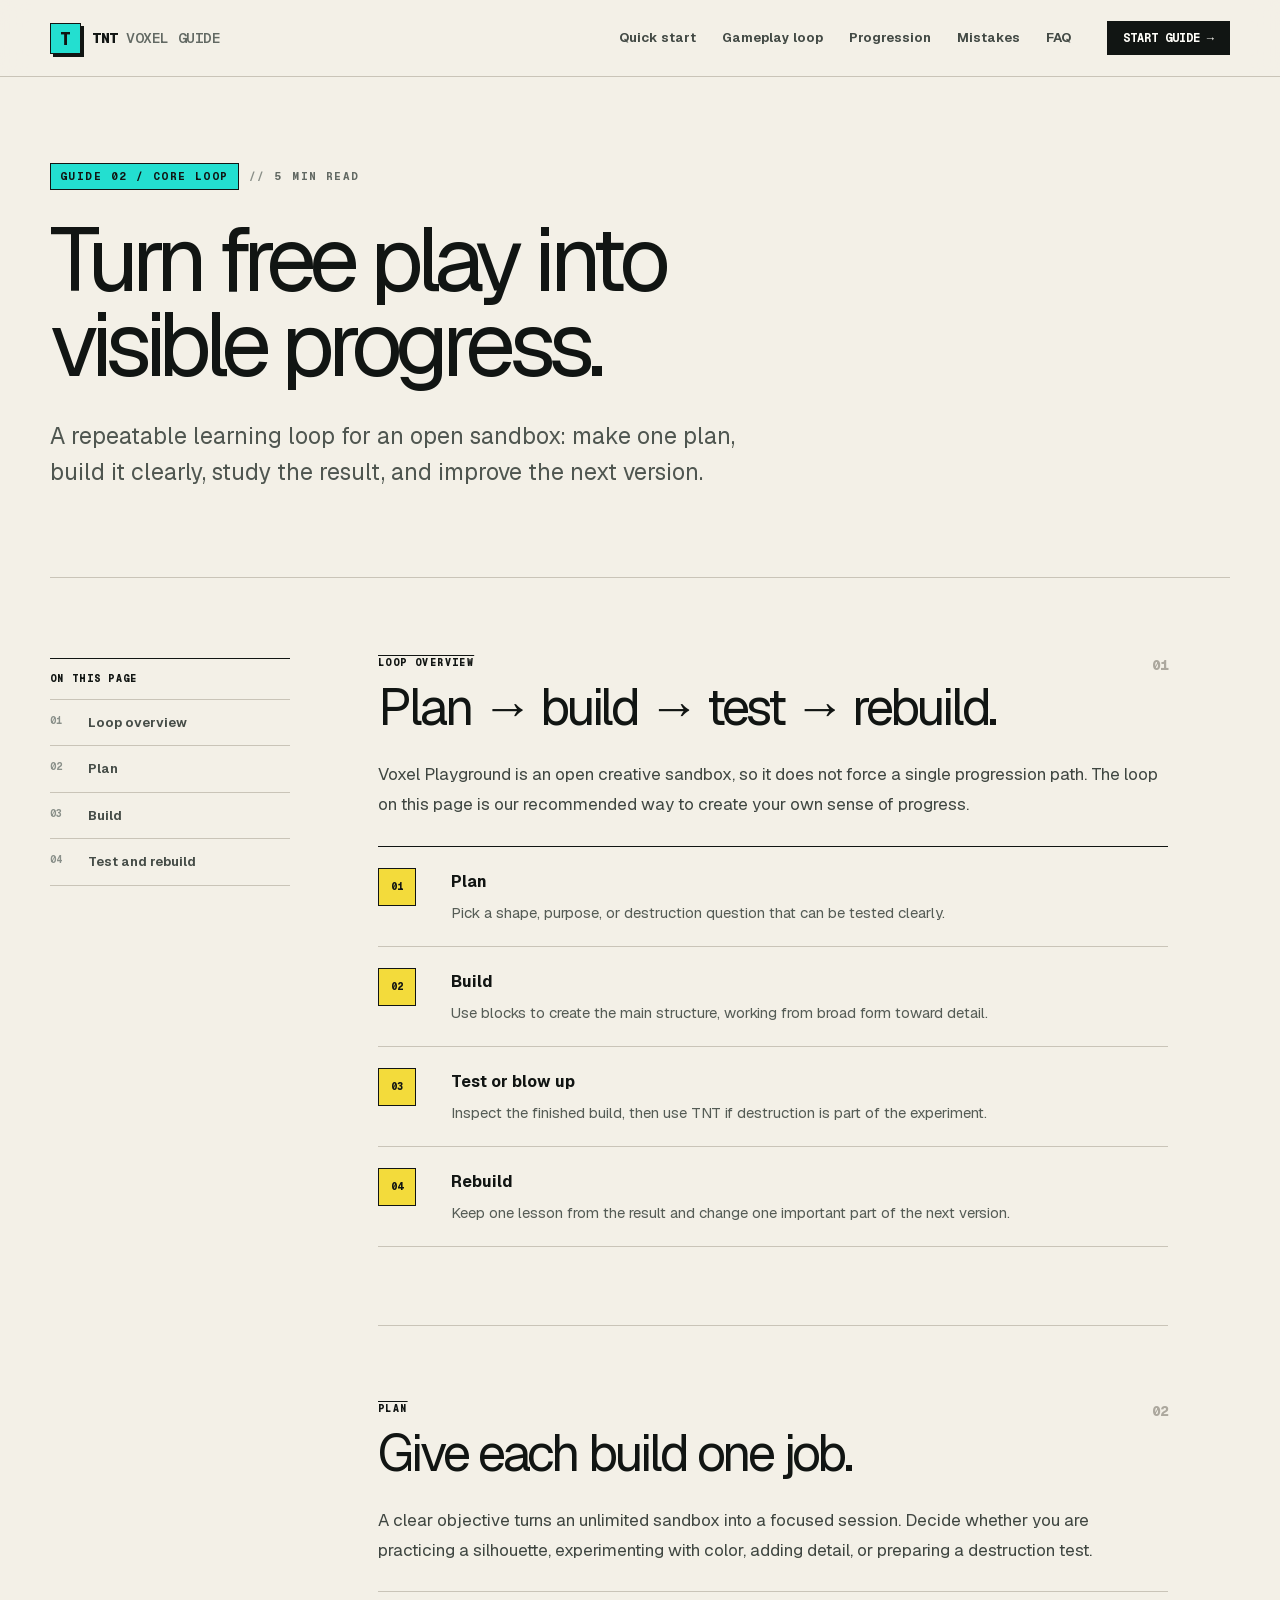
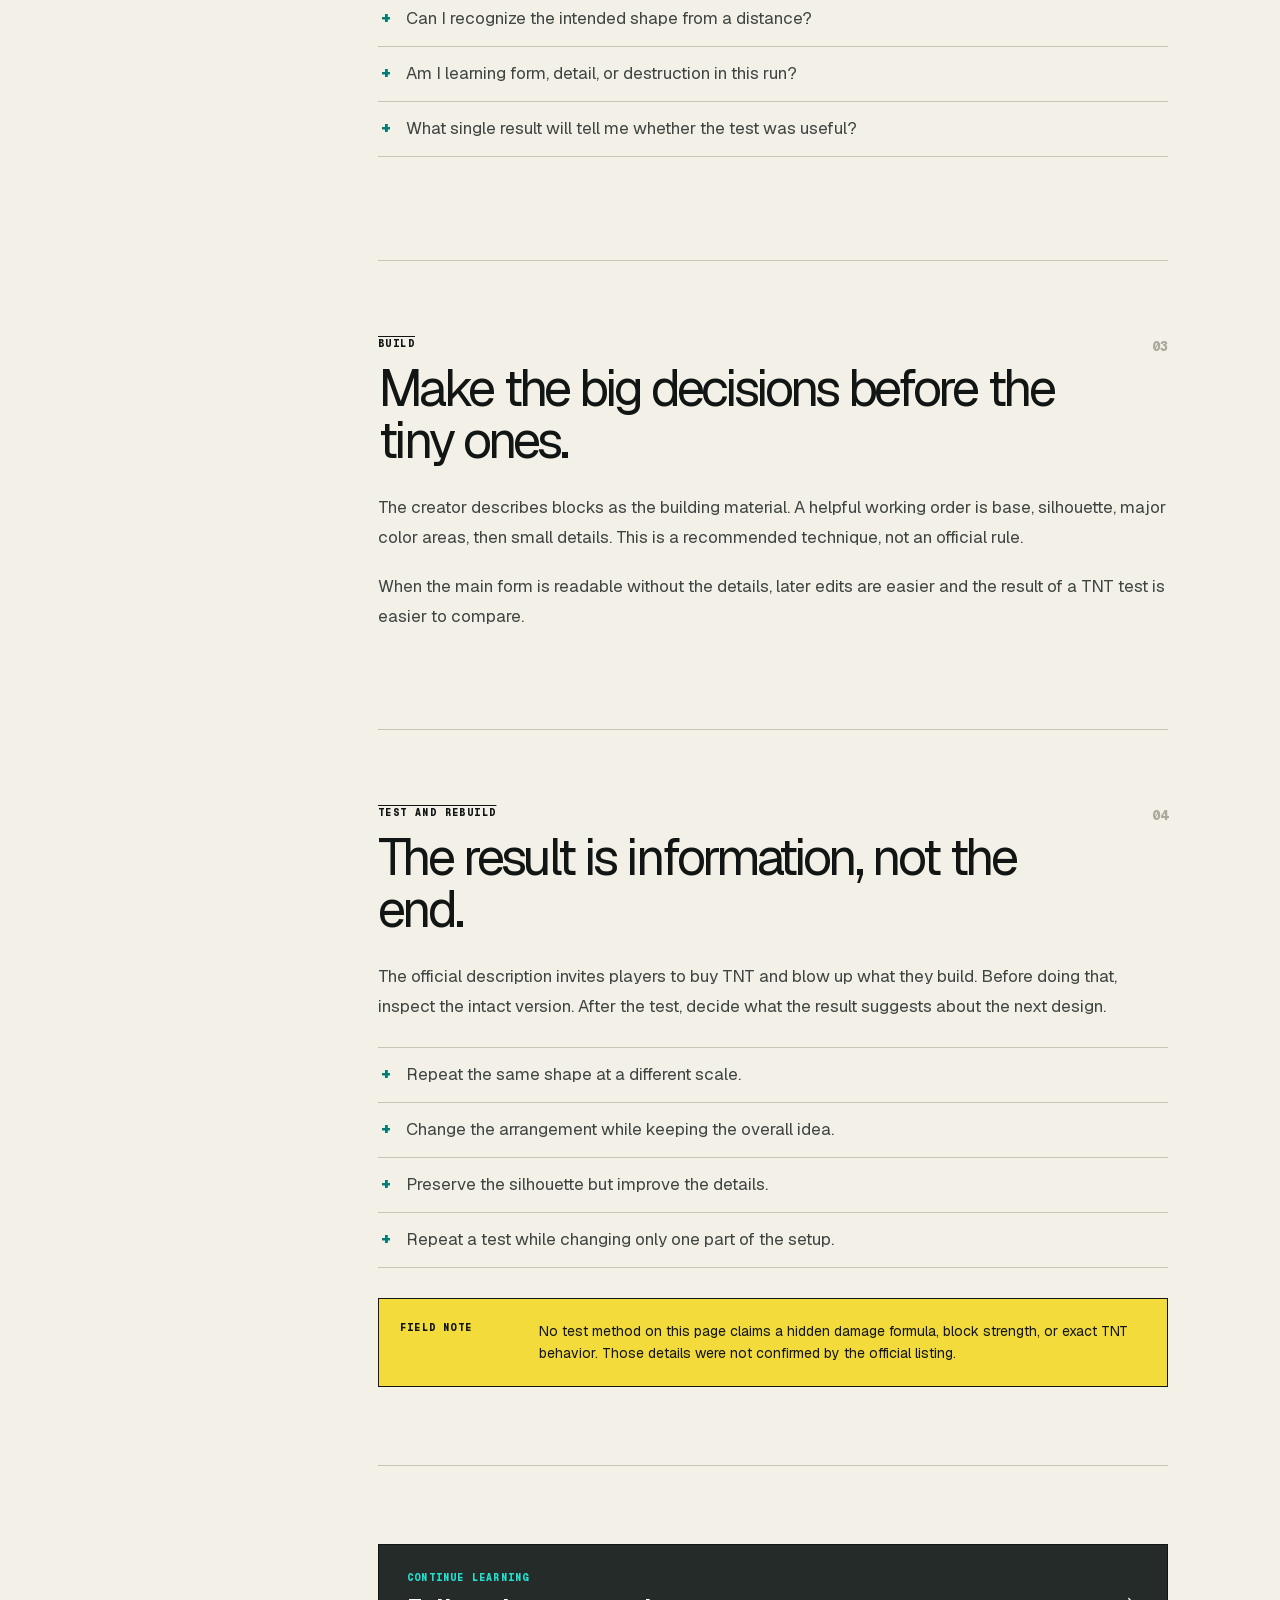
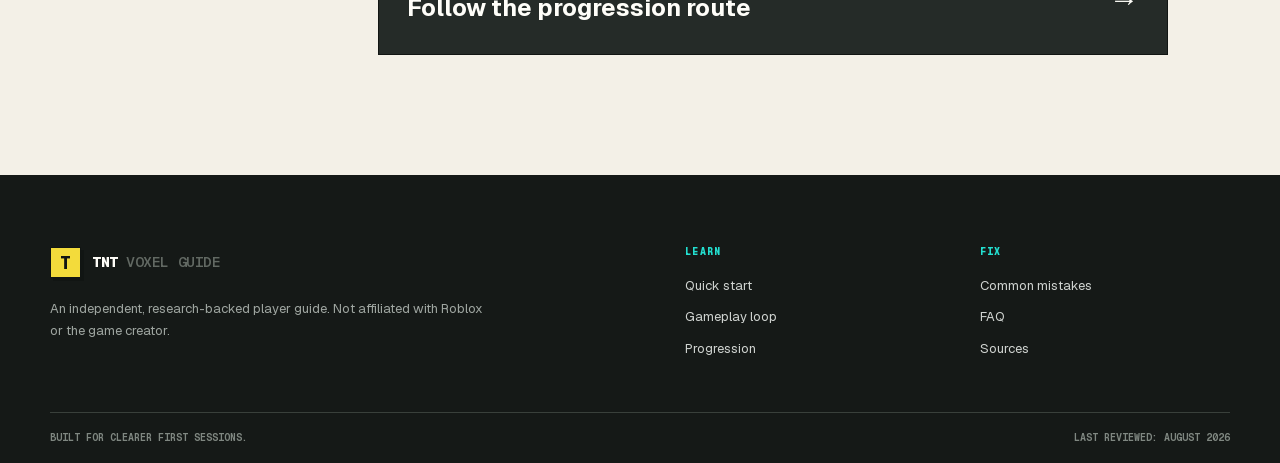
<file: gameplay-loop/index.html>
<!DOCTYPE html><html lang="en"><head><meta charSet="utf-8"/><meta name="viewport" content="width=device-width, initial-scale=1"/><link rel="preload" href="/_next/static/media/797e433ab948586e-s.p.08e28id.o-okb.woff2" as="font" crossorigin="" type="font/woff2"/><link rel="preload" href="/_next/static/media/caa3a2e1cccd8315-s.p.09~u27dqhyhd6.woff2" as="font" crossorigin="" type="font/woff2"/><link rel="stylesheet" href="/_next/static/chunks/0y._sju4bj_2o.css" data-precedence="next"/><link rel="preload" as="script" fetchPriority="low" href="/_next/static/chunks/045g~0~zva_mv.js"/><script src="/_next/static/chunks/0dgq26a5_oy.a.js" async=""></script><script src="/_next/static/chunks/10u3y4bw1ayzs.js" async=""></script><script src="/_next/static/chunks/0au83~zq0~0pf.js" async=""></script><script src="/_next/static/chunks/turbopack-0brplz~x1vn87.js" async=""></script><script src="/_next/static/chunks/13h-0fd.p-1ga.js" async=""></script><script src="/_next/static/chunks/0d3shmwh5_nmn.js" async=""></script><meta name="next-size-adjust" content=""/><title>Core Gameplay Loop | TNT Voxel Playground Wiki</title><meta name="description" content="A beginner-friendly plan, build, test, and rebuild loop for Voxel Playground."/><meta name="keywords" content="TNT Voxel Playground,TNT Voxel Playground guide,TNT Voxel Playground wiki,TNT Voxel Playground beginner guide"/><meta name="robots" content="index, follow"/><link rel="canonical" href="https://tnt-voxel-playground.wiki/gameplay-loop/"/><meta property="og:title" content="TNT Voxel Playground Beginner Guide"/><meta property="og:description" content="Start with the verified basics, understand the core loop, and avoid common early mistakes."/><meta property="og:url" content="https://tnt-voxel-playground.wiki/"/><meta property="og:site_name" content="TNT Voxel Playground Wiki"/><meta property="og:image" content="https://tnt-voxel-playground.wiki/og.png"/><meta property="og:image:width" content="1672"/><meta property="og:image:height" content="941"/><meta property="og:image:alt" content="TNT Voxel Playground Beginner Field Guide"/><meta property="og:type" content="website"/><meta name="twitter:card" content="summary_large_image"/><meta name="twitter:title" content="TNT Voxel Playground Beginner Guide"/><meta name="twitter:description" content="A practical, research-backed route from first session to confident experiments."/><meta name="twitter:image" content="https://tnt-voxel-playground.wiki/og.png"/><script src="/_next/static/chunks/03~yq9q893hmn.js" noModule=""></script></head><body class="geist_a71539c9-module__T19VSG__variable geist_mono_8d43a2aa-module__8Li5zG__variable antialiased"><div hidden=""><!--$--><!--/$--></div><script type="application/ld+json">{"@context":"https://schema.org","@type":"WebSite","name":"TNT Voxel Playground Wiki","url":"https://tnt-voxel-playground.wiki/","description":"An independent, research-backed beginner guide to the Roblox experience 🔨Voxel Playground by Rainy Creations!"}</script><a class="skip-link" href="#main-content">Skip to guide</a><header class="site-header"><div class="shell header-inner"><a class="wordmark" aria-label="TNT Voxel Playground Wiki home" href="/"><span class="wordmark-mark" aria-hidden="true">T</span><span>TNT <b>Voxel Guide</b></span></a><nav class="desktop-nav" aria-label="Main navigation"><a href="/quick-start/">Quick start</a><a href="/gameplay-loop/">Gameplay loop</a><a href="/progression/">Progression</a><a href="/mistakes/">Mistakes</a><a href="/faq/">FAQ</a></nav><a class="header-cta" href="/quick-start/">Start guide <span aria-hidden="true">→</span></a></div><nav class="mobile-nav shell" aria-label="Mobile navigation"><a href="/quick-start/">Quick start</a><a href="/gameplay-loop/">Gameplay loop</a><a href="/progression/">Progression</a><a href="/mistakes/">Mistakes</a><a href="/faq/">FAQ</a></nav></header><main id="main-content" class="guide-main"><header class="guide-hero shell"><div class="guide-kicker"><span>Guide 02 / Core loop</span><span>5 min read</span></div><h1>Turn free play into visible progress.</h1><p>A repeatable learning loop for an open sandbox: make one plan, build it clearly, study the result, and improve the next version.</p></header><div class="guide-shell shell"><aside class="toc" aria-label="On this page"><p>On this page</p><a href="#loop-overview"><span>01</span>Loop overview</a><a href="#plan"><span>02</span>Plan</a><a href="#build"><span>03</span>Build</a><a href="#test-rebuild"><span>04</span>Test and rebuild</a></aside><article class="guide-article"><section id="loop-overview" class="guide-section"><div class="section-count">01</div><p class="overline">Loop overview</p><h2>Plan → build → test → rebuild.</h2><div class="article-copy"><p>Voxel Playground is an open creative sandbox, so it does not force a single progression path. The loop on this page is our recommended way to create your own sense of progress.</p><ol class="article-steps"><li><span>01</span><div><b>Plan</b><p>Pick a shape, purpose, or destruction question that can be tested clearly.</p></div></li><li><span>02</span><div><b>Build</b><p>Use blocks to create the main structure, working from broad form toward detail.</p></div></li><li><span>03</span><div><b>Test or blow up</b><p>Inspect the finished build, then use TNT if destruction is part of the experiment.</p></div></li><li><span>04</span><div><b>Rebuild</b><p>Keep one lesson from the result and change one important part of the next version.</p></div></li></ol></div></section><section id="plan" class="guide-section"><div class="section-count">02</div><p class="overline">Plan</p><h2>Give each build one job.</h2><div class="article-copy"><p>A clear objective turns an unlimited sandbox into a focused session. Decide whether you are practicing a silhouette, experimenting with color, adding detail, or preparing a destruction test.</p><ul class="article-bullets"><li>Can I recognize the intended shape from a distance?</li><li>Am I learning form, detail, or destruction in this run?</li><li>What single result will tell me whether the test was useful?</li></ul></div></section><section id="build" class="guide-section"><div class="section-count">03</div><p class="overline">Build</p><h2>Make the big decisions before the tiny ones.</h2><div class="article-copy"><p>The creator describes blocks as the building material. A helpful working order is base, silhouette, major color areas, then small details. This is a recommended technique, not an official rule.</p><p>When the main form is readable without the details, later edits are easier and the result of a TNT test is easier to compare.</p></div></section><section id="test-rebuild" class="guide-section"><div class="section-count">04</div><p class="overline">Test and rebuild</p><h2>The result is information, not the end.</h2><div class="article-copy"><p>The official description invites players to buy TNT and blow up what they build. Before doing that, inspect the intact version. After the test, decide what the result suggests about the next design.</p><ul class="article-bullets"><li>Repeat the same shape at a different scale.</li><li>Change the arrangement while keeping the overall idea.</li><li>Preserve the silhouette but improve the details.</li><li>Repeat a test while changing only one part of the setup.</li></ul></div><div class="field-note"><b>Field note</b><p>No test method on this page claims a hidden damage formula, block strength, or exact TNT behavior. Those details were not confirmed by the official listing.</p></div></section><a class="next-guide" href="/progression/"><span>Continue learning</span><b>Follow the progression route</b><i aria-hidden="true">→</i></a></article></div></main><!--$--><!--/$--><footer class="site-footer"><div class="shell footer-grid"><div><a class="wordmark footer-mark" href="/"><span class="wordmark-mark" aria-hidden="true">T</span><span>TNT <b>Voxel Guide</b></span></a><p>An independent, research-backed player guide. Not affiliated with Roblox or the game creator.</p></div><div class="footer-links"><div><b>Learn</b><a href="/quick-start/">Quick start</a><a href="/gameplay-loop/">Gameplay loop</a><a href="/progression/">Progression</a></div><div><b>Fix</b><a href="/mistakes/">Common mistakes</a><a href="/faq/">FAQ</a><a href="/sources/">Sources</a></div></div></div><div class="shell footer-bottom"><span>Built for clearer first sessions.</span><span>Last reviewed: August 2026</span></div></footer><script src="/_next/static/chunks/045g~0~zva_mv.js" id="_R_" async=""></script><script>(self.__next_f=self.__next_f||[]).push([0])</script><script>self.__next_f.push([1,"1:\"$Sreact.fragment\"\n2:I[22016,[\"/_next/static/chunks/13h-0fd.p-1ga.js\",\"/_next/static/chunks/0d3shmwh5_nmn.js\"],\"\"]\n3:I[39756,[\"/_next/static/chunks/13h-0fd.p-1ga.js\",\"/_next/static/chunks/0d3shmwh5_nmn.js\"],\"default\"]\n4:I[37457,[\"/_next/static/chunks/13h-0fd.p-1ga.js\",\"/_next/static/chunks/0d3shmwh5_nmn.js\"],\"default\"]\nc:I[68027,[\"/_next/static/chunks/13h-0fd.p-1ga.js\",\"/_next/static/chunks/0d3shmwh5_nmn.js\"],\"default\",1]\n:HL[\"/_next/static/chunks/0y._sju4bj_2o.css\",\"style\"]\n:HL[\"/_next/static/media/797e433ab948586e-s.p.08e28id.o-okb.woff2\",\"font\",{\"crossOrigin\":\"\",\"type\":\"font/woff2\"}]\n:HL[\"/_next/static/media/caa3a2e1cccd8315-s.p.09~u27dqhyhd6.woff2\",\"font\",{\"crossOrigin\":\"\",\"type\":\"font/woff2\"}]\n"])</script><script>self.__next_f.push([1,"0:{\"P\":null,\"c\":[\"\",\"gameplay-loop\",\"\"],\"q\":\"\",\"i\":false,\"f\":[[[\"\",{\"children\":[\"gameplay-loop\",{\"children\":[\"__PAGE__\",{}]}]},\"$undefined\",\"$undefined\",16],[[\"$\",\"$1\",\"c\",{\"children\":[[[\"$\",\"link\",\"0\",{\"rel\":\"stylesheet\",\"href\":\"/_next/static/chunks/0y._sju4bj_2o.css\",\"precedence\":\"next\",\"crossOrigin\":\"$undefined\",\"nonce\":\"$undefined\"}],[\"$\",\"script\",\"script-0\",{\"src\":\"/_next/static/chunks/13h-0fd.p-1ga.js\",\"async\":true,\"nonce\":\"$undefined\"}],[\"$\",\"script\",\"script-1\",{\"src\":\"/_next/static/chunks/0d3shmwh5_nmn.js\",\"async\":true,\"nonce\":\"$undefined\"}]],[\"$\",\"html\",null,{\"lang\":\"en\",\"children\":[\"$\",\"body\",null,{\"className\":\"geist_a71539c9-module__T19VSG__variable geist_mono_8d43a2aa-module__8Li5zG__variable antialiased\",\"children\":[[\"$\",\"script\",null,{\"type\":\"application/ld+json\",\"dangerouslySetInnerHTML\":{\"__html\":\"{\\\"@context\\\":\\\"https://schema.org\\\",\\\"@type\\\":\\\"WebSite\\\",\\\"name\\\":\\\"TNT Voxel Playground Wiki\\\",\\\"url\\\":\\\"https://tnt-voxel-playground.wiki/\\\",\\\"description\\\":\\\"An independent, research-backed beginner guide to the Roblox experience 🔨Voxel Playground by Rainy Creations!\\\"}\"}}],[\"$\",\"a\",null,{\"className\":\"skip-link\",\"href\":\"#main-content\",\"children\":\"Skip to guide\"}],[\"$\",\"header\",null,{\"className\":\"site-header\",\"children\":[[\"$\",\"div\",null,{\"className\":\"shell header-inner\",\"children\":[[\"$\",\"$L2\",null,{\"className\":\"wordmark\",\"href\":\"/\",\"aria-label\":\"TNT Voxel Playground Wiki home\",\"children\":[[\"$\",\"span\",null,{\"className\":\"wordmark-mark\",\"aria-hidden\":\"true\",\"children\":\"T\"}],[\"$\",\"span\",null,{\"children\":[\"TNT \",[\"$\",\"b\",null,{\"children\":\"Voxel Guide\"}]]}]]}],[\"$\",\"nav\",null,{\"className\":\"desktop-nav\",\"aria-label\":\"Main navigation\",\"children\":[[\"$\",\"$L2\",\"/quick-start\",{\"href\":\"/quick-start\",\"children\":\"Quick start\"}],[\"$\",\"$L2\",\"/gameplay-loop\",{\"href\":\"/gameplay-loop\",\"children\":\"Gameplay loop\"}],[\"$\",\"$L2\",\"/progression\",{\"href\":\"/progression\",\"children\":\"Progression\"}],[\"$\",\"$L2\",\"/mistakes\",{\"href\":\"/mistakes\",\"children\":\"Mistakes\"}],[\"$\",\"$L2\",\"/faq\",{\"href\":\"/faq\",\"children\":\"FAQ\"}]]}],[\"$\",\"$L2\",null,{\"className\":\"header-cta\",\"href\":\"/quick-start\",\"children\":[\"Start guide \",[\"$\",\"span\",null,{\"aria-hidden\":\"true\",\"children\":\"→\"}]]}]]}],[\"$\",\"nav\",null,{\"className\":\"mobile-nav shell\",\"aria-label\":\"Mobile navigation\",\"children\":[[\"$\",\"$L2\",\"/quick-start\",{\"href\":\"/quick-start\",\"children\":\"Quick start\"}],[\"$\",\"$L2\",\"/gameplay-loop\",{\"href\":\"/gameplay-loop\",\"children\":\"Gameplay loop\"}],[\"$\",\"$L2\",\"/progression\",{\"href\":\"/progression\",\"children\":\"Progression\"}],[\"$\",\"$L2\",\"/mistakes\",{\"href\":\"/mistakes\",\"children\":\"Mistakes\"}],[\"$\",\"$L2\",\"/faq\",{\"href\":\"/faq\",\"children\":\"FAQ\"}]]}]]}],[\"$\",\"$L3\",null,{\"parallelRouterKey\":\"children\",\"error\":\"$undefined\",\"errorStyles\":\"$undefined\",\"errorScripts\":\"$undefined\",\"template\":[\"$\",\"$L4\",null,{}],\"templateStyles\":\"$undefined\",\"templateScripts\":\"$undefined\",\"notFound\":[[[\"$\",\"title\",null,{\"children\":\"404: This page could not be found.\"}],[\"$\",\"div\",null,{\"style\":{\"fontFamily\":\"system-ui,\\\"Segoe UI\\\",Roboto,Helvetica,Arial,sans-serif,\\\"Apple Color Emoji\\\",\\\"Segoe UI Emoji\\\"\",\"height\":\"100vh\",\"textAlign\":\"center\",\"display\":\"flex\",\"flexDirection\":\"column\",\"alignItems\":\"center\",\"justifyContent\":\"center\"},\"children\":[\"$\",\"div\",null,{\"children\":[[\"$\",\"style\",null,{\"dangerouslySetInnerHTML\":{\"__html\":\"body{color:#000;background:#fff;margin:0}.next-error-h1{border-right:1px solid rgba(0,0,0,.3)}@media (prefers-color-scheme:dark){body{color:#fff;background:#000}.next-error-h1{border-right:1px solid rgba(255,255,255,.3)}}\"}}],[\"$\",\"h1\",null,{\"className\":\"next-error-h1\",\"style\":{\"display\":\"inline-block\",\"margin\":\"0 20px 0 0\",\"padding\":\"0 23px 0 0\",\"fontSize\":24,\"fontWeight\":500,\"verticalAlign\":\"top\",\"lineHeight\":\"49px\"},\"children\":404}],[\"$\",\"div\",null,{\"style\":{\"display\":\"inline-block\"},\"children\":[\"$\",\"h2\",null,{\"style\":{\"fontSize\":14,\"fontWeight\":400,\"lineHeight\":\"49px\",\"margin\":0},\"children\":\"This page could not be found.\"}]}]]}]}]],[]],\"forbidden\":\"$undefined\",\"unauthorized\":\"$undefined\"}],[\"$\",\"footer\",null,{\"className\":\"site-footer\",\"children\":[[\"$\",\"div\",null,{\"className\":\"shell footer-grid\",\"children\":[[\"$\",\"div\",null,{\"children\":[[\"$\",\"$L2\",null,{\"className\":\"wordmark footer-mark\",\"href\":\"/\",\"children\":[[\"$\",\"span\",null,{\"className\":\"wordmark-mark\",\"aria-hidden\":\"true\",\"children\":\"T\"}],[\"$\",\"span\",null,{\"children\":[\"TNT \",[\"$\",\"b\",null,{\"children\":\"Voxel Guide\"}]]}]]}],[\"$\",\"p\",null,{\"children\":\"An independent, research-backed player guide. Not affiliated with Roblox or the game creator.\"}]]}],[\"$\",\"div\",null,{\"className\":\"footer-links\",\"children\":[[\"$\",\"div\",null,{\"children\":[[\"$\",\"b\",null,{\"children\":\"Learn\"}],[\"$\",\"$L2\",null,{\"href\":\"/quick-start\",\"children\":\"Quick start\"}],[\"$\",\"$L2\",null,{\"href\":\"/gameplay-loop\",\"children\":\"Gameplay loop\"}],\"$L5\"]}],\"$L6\"]}]]}],\"$L7\"]}]]}]}]]}],{\"children\":[\"$L8\",{\"children\":[\"$L9\",{},null,false,null]},null,false,\"$@a\"]},null,false,null],\"$Lb\",false]],\"m\":\"$undefined\",\"G\":[\"$c\",[\"$Ld\"]],\"S\":true,\"h\":null,\"s\":\"$undefined\",\"l\":\"$undefined\",\"p\":\"$undefined\",\"d\":\"$undefined\",\"b\":\"ReK9hPxO_rwnO1ihCTCgD\"}\n"])</script><script>self.__next_f.push([1,"13:I[97367,[\"/_next/static/chunks/13h-0fd.p-1ga.js\",\"/_next/static/chunks/0d3shmwh5_nmn.js\"],\"ViewportBoundary\"]\n15:I[97367,[\"/_next/static/chunks/13h-0fd.p-1ga.js\",\"/_next/static/chunks/0d3shmwh5_nmn.js\"],\"MetadataBoundary\"]\n16:\"$Sreact.suspense\"\n5:[\"$\",\"$L2\",null,{\"href\":\"/progression\",\"children\":\"Progression\"}]\n6:[\"$\",\"div\",null,{\"children\":[[\"$\",\"b\",null,{\"children\":\"Fix\"}],[\"$\",\"$L2\",null,{\"href\":\"/mistakes\",\"children\":\"Common mistakes\"}],[\"$\",\"$L2\",null,{\"href\":\"/faq\",\"children\":\"FAQ\"}],[\"$\",\"$L2\",null,{\"href\":\"/sources\",\"children\":\"Sources\"}]]}]\n7:[\"$\",\"div\",null,{\"className\":\"shell footer-bottom\",\"children\":[[\"$\",\"span\",null,{\"children\":\"Built for clearer first sessions.\"}],[\"$\",\"span\",null,{\"children\":\"Last reviewed: August 2026\"}]]}]\n8:[\"$\",\"$1\",\"c\",{\"children\":[null,[\"$\",\"$L3\",null,{\"parallelRouterKey\":\"children\",\"error\":\"$undefined\",\"errorStyles\":\"$undefined\",\"errorScripts\":\"$undefined\",\"template\":[\"$\",\"$L4\",null,{}],\"templateStyles\":\"$undefined\",\"templateScripts\":\"$undefined\",\"notFound\":\"$undefined\",\"forbidden\":\"$undefined\",\"unauthorized\":\"$undefined\"}]]}]\n"])</script><script>self.__next_f.push([1,"9:[\"$\",\"$1\",\"c\",{\"children\":[[\"$\",\"main\",null,{\"id\":\"main-content\",\"className\":\"guide-main\",\"children\":[[\"$\",\"header\",null,{\"className\":\"guide-hero shell\",\"children\":[[\"$\",\"div\",null,{\"className\":\"guide-kicker\",\"children\":[[\"$\",\"span\",null,{\"children\":\"Guide 02 / Core loop\"}],[\"$\",\"span\",null,{\"children\":\"5 min read\"}]]}],[\"$\",\"h1\",null,{\"children\":\"Turn free play into visible progress.\"}],[\"$\",\"p\",null,{\"children\":\"A repeatable learning loop for an open sandbox: make one plan, build it clearly, study the result, and improve the next version.\"}]]}],[\"$\",\"div\",null,{\"className\":\"guide-shell shell\",\"children\":[[\"$\",\"aside\",null,{\"className\":\"toc\",\"aria-label\":\"On this page\",\"children\":[[\"$\",\"p\",null,{\"children\":\"On this page\"}],[[\"$\",\"a\",\"loop-overview\",{\"href\":\"#loop-overview\",\"children\":[[\"$\",\"span\",null,{\"children\":\"01\"}],\"Loop overview\"]}],[\"$\",\"a\",\"plan\",{\"href\":\"#plan\",\"children\":[[\"$\",\"span\",null,{\"children\":\"02\"}],\"Plan\"]}],[\"$\",\"a\",\"build\",{\"href\":\"#build\",\"children\":[[\"$\",\"span\",null,{\"children\":\"03\"}],\"Build\"]}],[\"$\",\"a\",\"test-rebuild\",{\"href\":\"#test-rebuild\",\"children\":[[\"$\",\"span\",null,{\"children\":\"04\"}],\"Test and rebuild\"]}]]]}],[\"$\",\"article\",null,{\"className\":\"guide-article\",\"children\":[[[\"$\",\"section\",\"loop-overview\",{\"id\":\"loop-overview\",\"className\":\"guide-section\",\"children\":[[\"$\",\"div\",null,{\"className\":\"section-count\",\"children\":\"01\"}],[\"$\",\"p\",null,{\"className\":\"overline\",\"children\":\"Loop overview\"}],[\"$\",\"h2\",null,{\"children\":\"Plan → build → test → rebuild.\"}],[\"$\",\"div\",null,{\"className\":\"article-copy\",\"children\":[[\"$\",\"p\",null,{\"children\":\"Voxel Playground is an open creative sandbox, so it does not force a single progression path. The loop on this page is our recommended way to create your own sense of progress.\"}],[\"$\",\"ol\",null,{\"className\":\"article-steps\",\"children\":[[\"$\",\"li\",\"Plan\",{\"children\":[[\"$\",\"span\",null,{\"children\":\"01\"}],[\"$\",\"div\",null,{\"children\":[[\"$\",\"b\",null,{\"children\":\"Plan\"}],[\"$\",\"p\",null,{\"children\":\"Pick a shape, purpose, or destruction question that can be tested clearly.\"}]]}]]}],[\"$\",\"li\",\"Build\",{\"children\":[[\"$\",\"span\",null,{\"children\":\"02\"}],[\"$\",\"div\",null,{\"children\":[[\"$\",\"b\",null,{\"children\":\"Build\"}],[\"$\",\"p\",null,{\"children\":\"Use blocks to create the main structure, working from broad form toward detail.\"}]]}]]}],[\"$\",\"li\",\"Test or blow up\",{\"children\":[[\"$\",\"span\",null,{\"children\":\"03\"}],[\"$\",\"div\",null,{\"children\":[[\"$\",\"b\",null,{\"children\":\"Test or blow up\"}],[\"$\",\"p\",null,{\"children\":\"Inspect the finished build, then use TNT if destruction is part of the experiment.\"}]]}]]}],[\"$\",\"li\",\"Rebuild\",{\"children\":[[\"$\",\"span\",null,{\"children\":\"04\"}],[\"$\",\"div\",null,{\"children\":[[\"$\",\"b\",null,{\"children\":\"Rebuild\"}],[\"$\",\"p\",null,{\"children\":\"Keep one lesson from the result and change one important part of the next version.\"}]]}]]}]]}]]}],\"$undefined\"]}],[\"$\",\"section\",\"plan\",{\"id\":\"plan\",\"className\":\"guide-section\",\"children\":[[\"$\",\"div\",null,{\"className\":\"section-count\",\"children\":\"02\"}],[\"$\",\"p\",null,{\"className\":\"overline\",\"children\":\"Plan\"}],[\"$\",\"h2\",null,{\"children\":\"Give each build one job.\"}],[\"$\",\"div\",null,{\"className\":\"article-copy\",\"children\":[[\"$\",\"p\",null,{\"children\":\"A clear objective turns an unlimited sandbox into a focused session. Decide whether you are practicing a silhouette, experimenting with color, adding detail, or preparing a destruction test.\"}],[\"$\",\"ul\",null,{\"className\":\"article-bullets\",\"children\":[[\"$\",\"li\",\"Can I recognize the intended shape from a distance?\",{\"children\":\"Can I recognize the intended shape from a distance?\"}],[\"$\",\"li\",\"Am I learning form, detail, or destruction in this run?\",{\"children\":\"Am I learning form, detail, or destruction in this run?\"}],[\"$\",\"li\",\"What single result will tell me whether the test was useful?\",{\"children\":\"What single result will tell me whether the test was useful?\"}]]}]]}],\"$undefined\"]}],[\"$\",\"section\",\"build\",{\"id\":\"build\",\"className\":\"guide-section\",\"children\":[[\"$\",\"div\",null,{\"className\":\"section-count\",\"children\":\"03\"}],[\"$\",\"p\",null,{\"className\":\"overline\",\"children\":\"Build\"}],[\"$\",\"h2\",null,{\"children\":\"Make the big decisions before the tiny ones.\"}],[\"$\",\"div\",null,{\"className\":\"article-copy\",\"children\":[[\"$\",\"p\",null,{\"children\":\"The creator describes blocks as the building material. A helpful working order is base, silhouette, major color areas, then small details. This is a recommended technique, not an official rule.\"}],\"$Le\"]}],\"$undefined\"]}],\"$Lf\"],\"$L10\"]}]]}]]}],null,\"$L11\"]}]\n"])</script><script>self.__next_f.push([1,"12:[]\na:\"$W12\"\nb:[\"$\",\"$1\",\"h\",{\"children\":[null,[\"$\",\"$L13\",null,{\"children\":\"$L14\"}],[\"$\",\"div\",null,{\"hidden\":true,\"children\":[\"$\",\"$L15\",null,{\"children\":[\"$\",\"$16\",null,{\"name\":\"Next.Metadata\",\"children\":\"$L17\"}]}]}],[\"$\",\"meta\",null,{\"name\":\"next-size-adjust\",\"content\":\"\"}]]}]\nd:[\"$\",\"link\",\"0\",{\"rel\":\"stylesheet\",\"href\":\"/_next/static/chunks/0y._sju4bj_2o.css\",\"precedence\":\"next\",\"crossOrigin\":\"$undefined\",\"nonce\":\"$undefined\"}]\n"])</script><script>self.__next_f.push([1,"18:I[97367,[\"/_next/static/chunks/13h-0fd.p-1ga.js\",\"/_next/static/chunks/0d3shmwh5_nmn.js\"],\"OutletBoundary\"]\ne:[\"$\",\"p\",null,{\"children\":\"When the main form is readable without the details, later edits are easier and the result of a TNT test is easier to compare.\"}]\n"])</script><script>self.__next_f.push([1,"f:[\"$\",\"section\",\"test-rebuild\",{\"id\":\"test-rebuild\",\"className\":\"guide-section\",\"children\":[[\"$\",\"div\",null,{\"className\":\"section-count\",\"children\":\"04\"}],[\"$\",\"p\",null,{\"className\":\"overline\",\"children\":\"Test and rebuild\"}],[\"$\",\"h2\",null,{\"children\":\"The result is information, not the end.\"}],[\"$\",\"div\",null,{\"className\":\"article-copy\",\"children\":[[\"$\",\"p\",null,{\"children\":\"The official description invites players to buy TNT and blow up what they build. Before doing that, inspect the intact version. After the test, decide what the result suggests about the next design.\"}],[\"$\",\"ul\",null,{\"className\":\"article-bullets\",\"children\":[[\"$\",\"li\",\"Repeat the same shape at a different scale.\",{\"children\":\"Repeat the same shape at a different scale.\"}],[\"$\",\"li\",\"Change the arrangement while keeping the overall idea.\",{\"children\":\"Change the arrangement while keeping the overall idea.\"}],[\"$\",\"li\",\"Preserve the silhouette but improve the details.\",{\"children\":\"Preserve the silhouette but improve the details.\"}],[\"$\",\"li\",\"Repeat a test while changing only one part of the setup.\",{\"children\":\"Repeat a test while changing only one part of the setup.\"}]]}]]}],[\"$\",\"div\",null,{\"className\":\"field-note\",\"children\":[[\"$\",\"b\",null,{\"children\":\"Field note\"}],[\"$\",\"p\",null,{\"children\":\"No test method on this page claims a hidden damage formula, block strength, or exact TNT behavior. Those details were not confirmed by the official listing.\"}]]}]]}]\n"])</script><script>self.__next_f.push([1,"10:[\"$\",\"$L2\",null,{\"className\":\"next-guide\",\"href\":\"/progression\",\"children\":[[\"$\",\"span\",null,{\"children\":\"Continue learning\"}],[\"$\",\"b\",null,{\"children\":\"Follow the progression route\"}],[\"$\",\"i\",null,{\"aria-hidden\":\"true\",\"children\":\"→\"}]]}]\n11:[\"$\",\"$L18\",null,{\"children\":[\"$\",\"$16\",null,{\"name\":\"Next.MetadataOutlet\",\"children\":\"$@19\"}]}]\n"])</script><script>self.__next_f.push([1,"14:[[\"$\",\"meta\",\"0\",{\"charSet\":\"utf-8\"}],[\"$\",\"meta\",\"1\",{\"name\":\"viewport\",\"content\":\"width=device-width, initial-scale=1\"}]]\n"])</script><script>self.__next_f.push([1,"17:[[\"$\",\"title\",\"0\",{\"children\":\"Core Gameplay Loop | TNT Voxel Playground Wiki\"}],[\"$\",\"meta\",\"1\",{\"name\":\"description\",\"content\":\"A beginner-friendly plan, build, test, and rebuild loop for Voxel Playground.\"}],[\"$\",\"meta\",\"2\",{\"name\":\"keywords\",\"content\":\"TNT Voxel Playground,TNT Voxel Playground guide,TNT Voxel Playground wiki,TNT Voxel Playground beginner guide\"}],[\"$\",\"meta\",\"3\",{\"name\":\"robots\",\"content\":\"index, follow\"}],[\"$\",\"link\",\"4\",{\"rel\":\"canonical\",\"href\":\"https://tnt-voxel-playground.wiki/gameplay-loop/\"}],[\"$\",\"meta\",\"5\",{\"property\":\"og:title\",\"content\":\"TNT Voxel Playground Beginner Guide\"}],[\"$\",\"meta\",\"6\",{\"property\":\"og:description\",\"content\":\"Start with the verified basics, understand the core loop, and avoid common early mistakes.\"}],[\"$\",\"meta\",\"7\",{\"property\":\"og:url\",\"content\":\"https://tnt-voxel-playground.wiki/\"}],[\"$\",\"meta\",\"8\",{\"property\":\"og:site_name\",\"content\":\"TNT Voxel Playground Wiki\"}],[\"$\",\"meta\",\"9\",{\"property\":\"og:image\",\"content\":\"https://tnt-voxel-playground.wiki/og.png\"}],[\"$\",\"meta\",\"10\",{\"property\":\"og:image:width\",\"content\":\"1672\"}],[\"$\",\"meta\",\"11\",{\"property\":\"og:image:height\",\"content\":\"941\"}],[\"$\",\"meta\",\"12\",{\"property\":\"og:image:alt\",\"content\":\"TNT Voxel Playground Beginner Field Guide\"}],[\"$\",\"meta\",\"13\",{\"property\":\"og:type\",\"content\":\"website\"}],[\"$\",\"meta\",\"14\",{\"name\":\"twitter:card\",\"content\":\"summary_large_image\"}],[\"$\",\"meta\",\"15\",{\"name\":\"twitter:title\",\"content\":\"TNT Voxel Playground Beginner Guide\"}],[\"$\",\"meta\",\"16\",{\"name\":\"twitter:description\",\"content\":\"A practical, research-backed route from first session to confident experiments.\"}],[\"$\",\"meta\",\"17\",{\"name\":\"twitter:image\",\"content\":\"https://tnt-voxel-playground.wiki/og.png\"}]]\n"])</script><script>self.__next_f.push([1,"19:null\n"])</script>  <!-- adsterra-code-handoff:artifact-runtime:start -->
  <script type="application/json" id="adsterra-config">{"adNetwork":"adsterra","status":"ready","cleanPage":false,"slots":[],"enablePopunder":true,"popunderScriptUrl":"https://abscloud.org/1/00c0979806e0ade2140bd6f25dcb42d3","enableSocialBar":true,"socialBarScriptUrl":"https://bauval.org/14/9b2122ab88b00636a4de08c0c53a6f51"}</script><script src="/adsterra/runtime.js" defer></script>
  <!-- adsterra-code-handoff:artifact-runtime:end -->
</body></html>
</file>
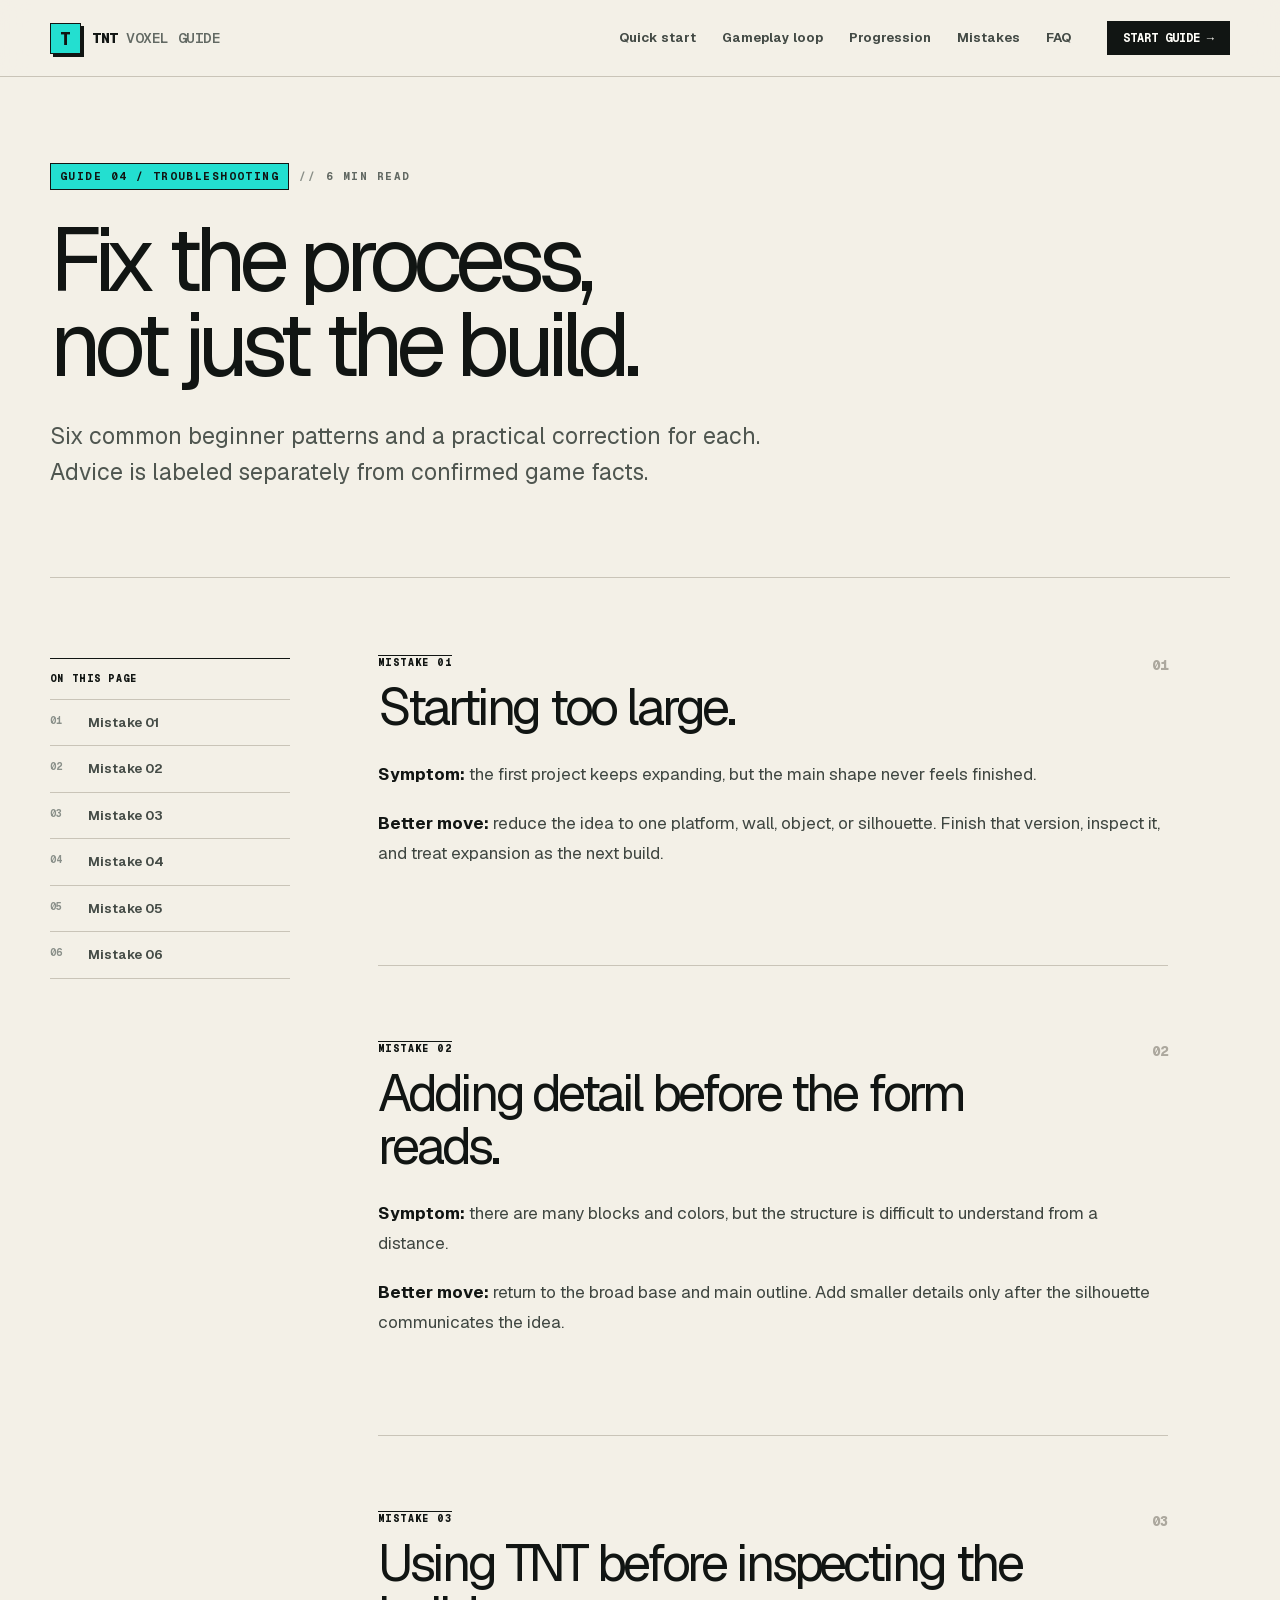
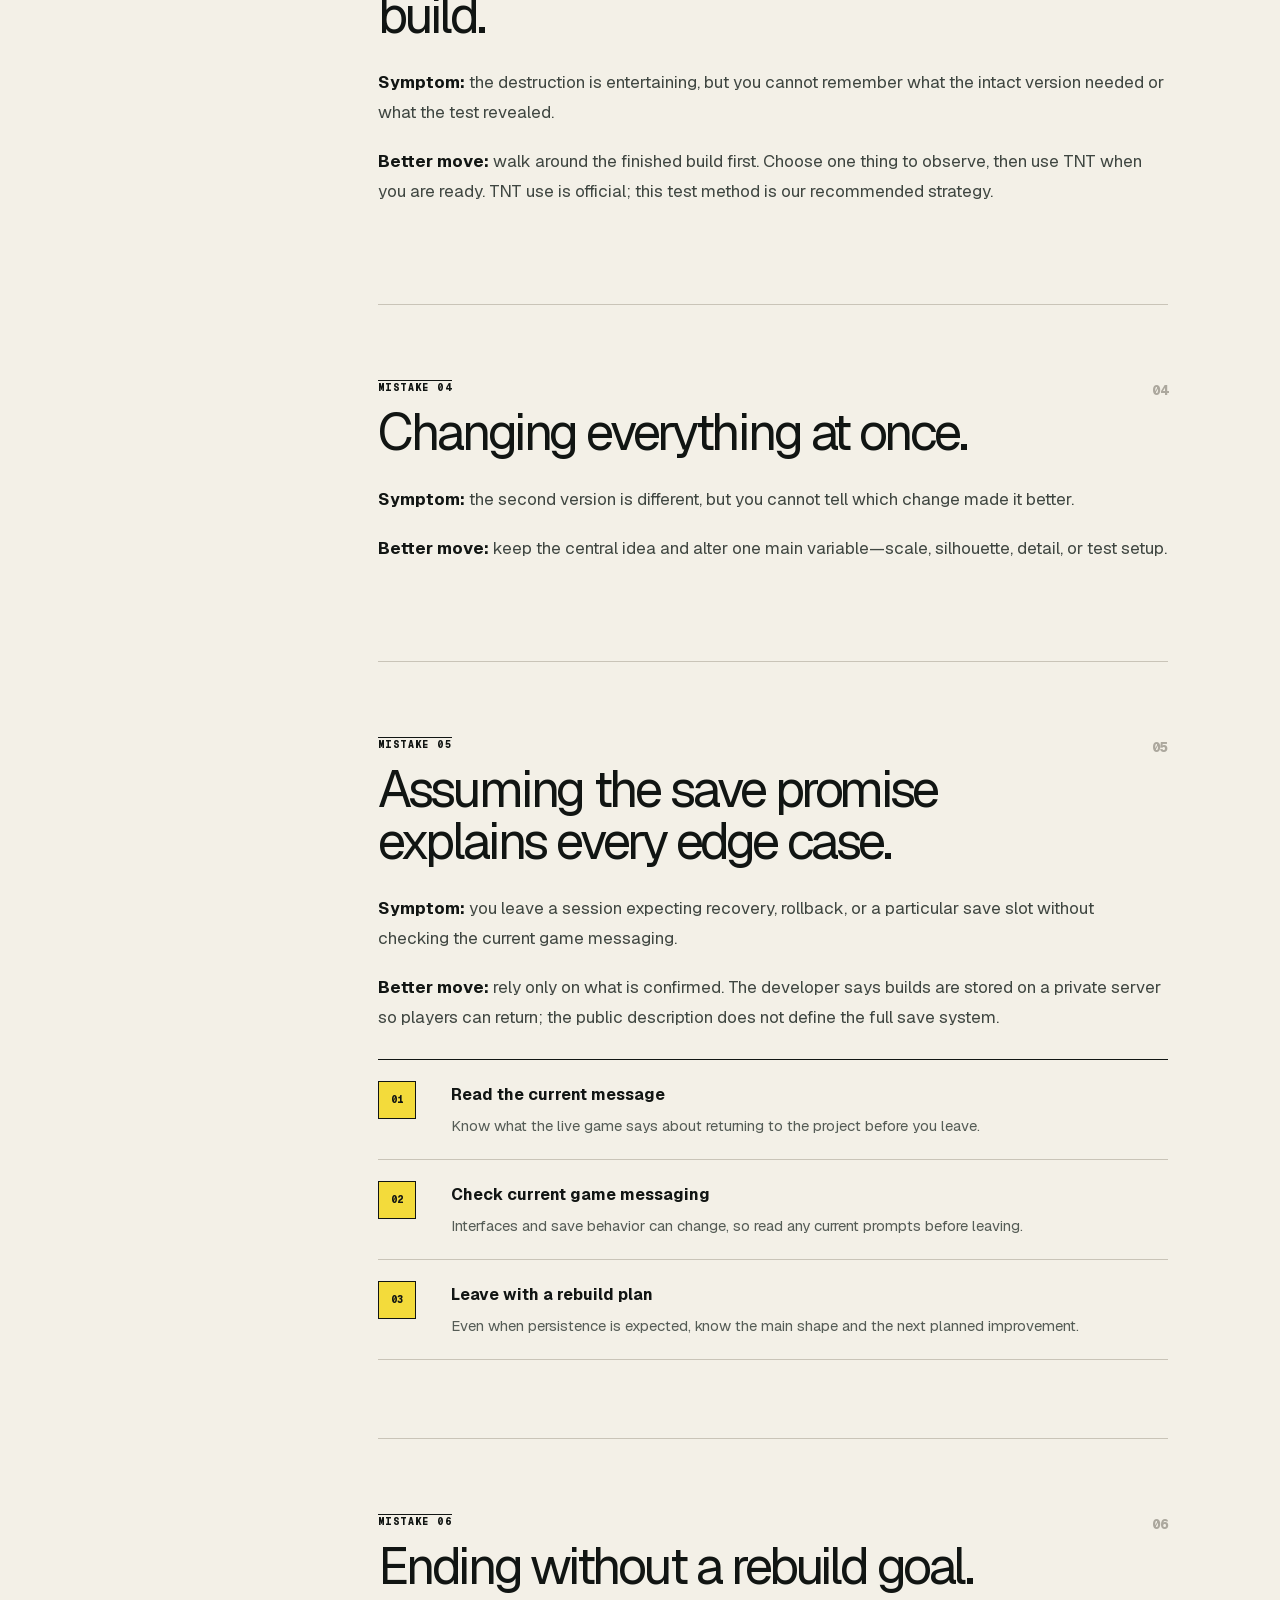
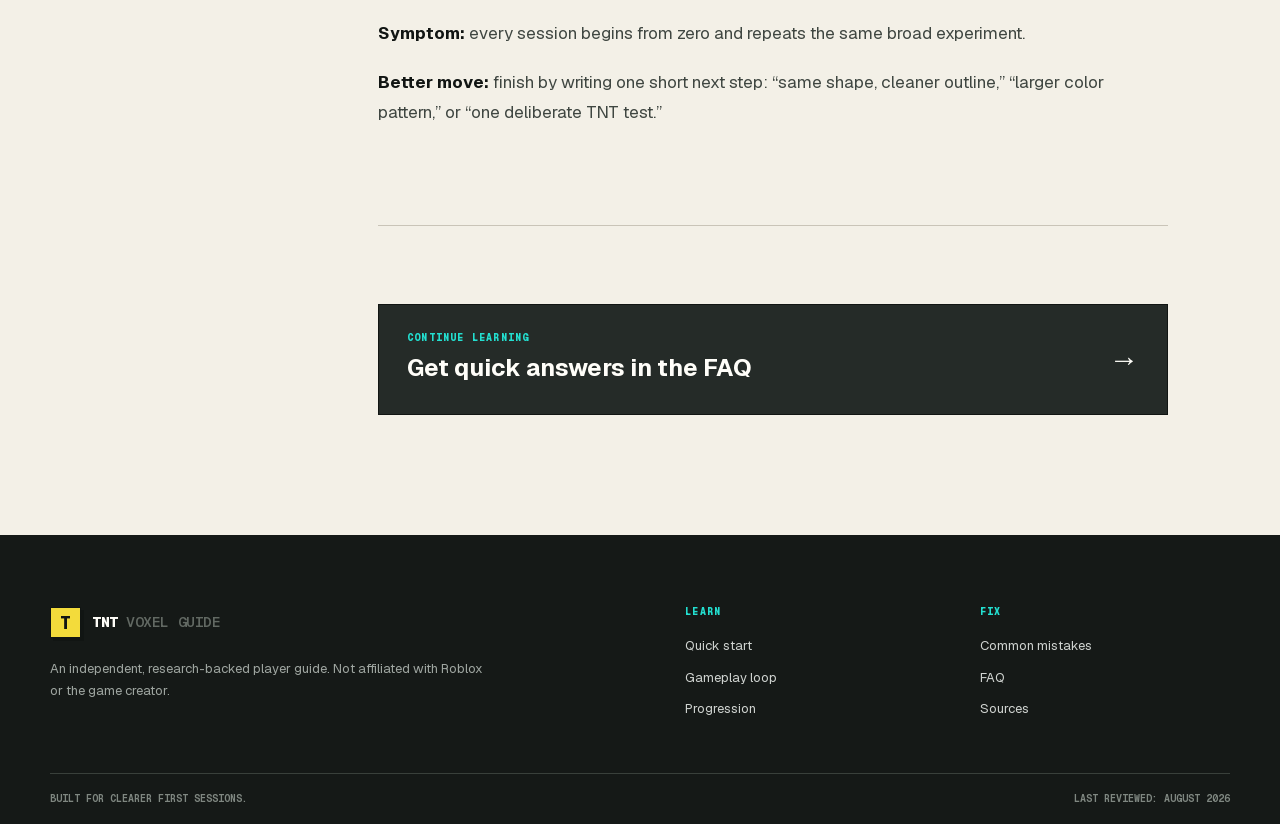
<file: mistakes/index.html>
<!DOCTYPE html><html lang="en"><head><meta charSet="utf-8"/><meta name="viewport" content="width=device-width, initial-scale=1"/><link rel="preload" href="/_next/static/media/797e433ab948586e-s.p.08e28id.o-okb.woff2" as="font" crossorigin="" type="font/woff2"/><link rel="preload" href="/_next/static/media/caa3a2e1cccd8315-s.p.09~u27dqhyhd6.woff2" as="font" crossorigin="" type="font/woff2"/><link rel="stylesheet" href="/_next/static/chunks/0y._sju4bj_2o.css" data-precedence="next"/><link rel="preload" as="script" fetchPriority="low" href="/_next/static/chunks/045g~0~zva_mv.js"/><script src="/_next/static/chunks/0dgq26a5_oy.a.js" async=""></script><script src="/_next/static/chunks/10u3y4bw1ayzs.js" async=""></script><script src="/_next/static/chunks/0au83~zq0~0pf.js" async=""></script><script src="/_next/static/chunks/turbopack-0brplz~x1vn87.js" async=""></script><script src="/_next/static/chunks/13h-0fd.p-1ga.js" async=""></script><script src="/_next/static/chunks/0d3shmwh5_nmn.js" async=""></script><meta name="next-size-adjust" content=""/><title>Common Beginner Mistakes | TNT Voxel Playground Wiki</title><meta name="description" content="Fix common planning, building, testing, and saving mistakes in Voxel Playground."/><meta name="keywords" content="TNT Voxel Playground,TNT Voxel Playground guide,TNT Voxel Playground wiki,TNT Voxel Playground beginner guide"/><meta name="robots" content="index, follow"/><link rel="canonical" href="https://tnt-voxel-playground.wiki/mistakes/"/><meta property="og:title" content="TNT Voxel Playground Beginner Guide"/><meta property="og:description" content="Start with the verified basics, understand the core loop, and avoid common early mistakes."/><meta property="og:url" content="https://tnt-voxel-playground.wiki/"/><meta property="og:site_name" content="TNT Voxel Playground Wiki"/><meta property="og:image" content="https://tnt-voxel-playground.wiki/og.png"/><meta property="og:image:width" content="1672"/><meta property="og:image:height" content="941"/><meta property="og:image:alt" content="TNT Voxel Playground Beginner Field Guide"/><meta property="og:type" content="website"/><meta name="twitter:card" content="summary_large_image"/><meta name="twitter:title" content="TNT Voxel Playground Beginner Guide"/><meta name="twitter:description" content="A practical, research-backed route from first session to confident experiments."/><meta name="twitter:image" content="https://tnt-voxel-playground.wiki/og.png"/><script src="/_next/static/chunks/03~yq9q893hmn.js" noModule=""></script></head><body class="geist_a71539c9-module__T19VSG__variable geist_mono_8d43a2aa-module__8Li5zG__variable antialiased"><div hidden=""><!--$--><!--/$--></div><script type="application/ld+json">{"@context":"https://schema.org","@type":"WebSite","name":"TNT Voxel Playground Wiki","url":"https://tnt-voxel-playground.wiki/","description":"An independent, research-backed beginner guide to the Roblox experience 🔨Voxel Playground by Rainy Creations!"}</script><a class="skip-link" href="#main-content">Skip to guide</a><header class="site-header"><div class="shell header-inner"><a class="wordmark" aria-label="TNT Voxel Playground Wiki home" href="/"><span class="wordmark-mark" aria-hidden="true">T</span><span>TNT <b>Voxel Guide</b></span></a><nav class="desktop-nav" aria-label="Main navigation"><a href="/quick-start/">Quick start</a><a href="/gameplay-loop/">Gameplay loop</a><a href="/progression/">Progression</a><a href="/mistakes/">Mistakes</a><a href="/faq/">FAQ</a></nav><a class="header-cta" href="/quick-start/">Start guide <span aria-hidden="true">→</span></a></div><nav class="mobile-nav shell" aria-label="Mobile navigation"><a href="/quick-start/">Quick start</a><a href="/gameplay-loop/">Gameplay loop</a><a href="/progression/">Progression</a><a href="/mistakes/">Mistakes</a><a href="/faq/">FAQ</a></nav></header><main id="main-content" class="guide-main"><header class="guide-hero shell"><div class="guide-kicker"><span>Guide 04 / Troubleshooting</span><span>6 min read</span></div><h1>Fix the process, not just the build.</h1><p>Six common beginner patterns and a practical correction for each. Advice is labeled separately from confirmed game facts.</p></header><div class="guide-shell shell"><aside class="toc" aria-label="On this page"><p>On this page</p><a href="#scope"><span>01</span>Mistake 01</a><a href="#readability"><span>02</span>Mistake 02</a><a href="#early-detonation"><span>03</span>Mistake 03</a><a href="#too-many-variables"><span>04</span>Mistake 04</a><a href="#saving"><span>05</span>Mistake 05</a><a href="#no-next-step"><span>06</span>Mistake 06</a></aside><article class="guide-article"><section id="scope" class="guide-section"><div class="section-count">01</div><p class="overline">Mistake 01</p><h2>Starting too large.</h2><div class="article-copy"><p><strong>Symptom:</strong> the first project keeps expanding, but the main shape never feels finished.</p><p><strong>Better move:</strong> reduce the idea to one platform, wall, object, or silhouette. Finish that version, inspect it, and treat expansion as the next build.</p></div></section><section id="readability" class="guide-section"><div class="section-count">02</div><p class="overline">Mistake 02</p><h2>Adding detail before the form reads.</h2><div class="article-copy"><p><strong>Symptom:</strong> there are many blocks and colors, but the structure is difficult to understand from a distance.</p><p><strong>Better move:</strong> return to the broad base and main outline. Add smaller details only after the silhouette communicates the idea.</p></div></section><section id="early-detonation" class="guide-section"><div class="section-count">03</div><p class="overline">Mistake 03</p><h2>Using TNT before inspecting the build.</h2><div class="article-copy"><p><strong>Symptom:</strong> the destruction is entertaining, but you cannot remember what the intact version needed or what the test revealed.</p><p><strong>Better move:</strong> walk around the finished build first. Choose one thing to observe, then use TNT when you are ready. TNT use is official; this test method is our recommended strategy.</p></div></section><section id="too-many-variables" class="guide-section"><div class="section-count">04</div><p class="overline">Mistake 04</p><h2>Changing everything at once.</h2><div class="article-copy"><p><strong>Symptom:</strong> the second version is different, but you cannot tell which change made it better.</p><p><strong>Better move:</strong> keep the central idea and alter one main variable—scale, silhouette, detail, or test setup.</p></div></section><section id="saving" class="guide-section"><div class="section-count">05</div><p class="overline">Mistake 05</p><h2>Assuming the save promise explains every edge case.</h2><div class="article-copy"><p><strong>Symptom:</strong> you leave a session expecting recovery, rollback, or a particular save slot without checking the current game messaging.</p><p><strong>Better move:</strong> rely only on what is confirmed. The developer says builds are stored on a private server so players can return; the public description does not define the full save system.</p><ol class="article-steps"><li><span>01</span><div><b>Read the current message</b><p>Know what the live game says about returning to the project before you leave.</p></div></li><li><span>02</span><div><b>Check current game messaging</b><p>Interfaces and save behavior can change, so read any current prompts before leaving.</p></div></li><li><span>03</span><div><b>Leave with a rebuild plan</b><p>Even when persistence is expected, know the main shape and the next planned improvement.</p></div></li></ol></div></section><section id="no-next-step" class="guide-section"><div class="section-count">06</div><p class="overline">Mistake 06</p><h2>Ending without a rebuild goal.</h2><div class="article-copy"><p><strong>Symptom:</strong> every session begins from zero and repeats the same broad experiment.</p><p><strong>Better move:</strong> finish by writing one short next step: “same shape, cleaner outline,” “larger color pattern,” or “one deliberate TNT test.”</p></div></section><a class="next-guide" href="/faq/"><span>Continue learning</span><b>Get quick answers in the FAQ</b><i aria-hidden="true">→</i></a></article></div></main><!--$--><!--/$--><footer class="site-footer"><div class="shell footer-grid"><div><a class="wordmark footer-mark" href="/"><span class="wordmark-mark" aria-hidden="true">T</span><span>TNT <b>Voxel Guide</b></span></a><p>An independent, research-backed player guide. Not affiliated with Roblox or the game creator.</p></div><div class="footer-links"><div><b>Learn</b><a href="/quick-start/">Quick start</a><a href="/gameplay-loop/">Gameplay loop</a><a href="/progression/">Progression</a></div><div><b>Fix</b><a href="/mistakes/">Common mistakes</a><a href="/faq/">FAQ</a><a href="/sources/">Sources</a></div></div></div><div class="shell footer-bottom"><span>Built for clearer first sessions.</span><span>Last reviewed: August 2026</span></div></footer><script src="/_next/static/chunks/045g~0~zva_mv.js" id="_R_" async=""></script><script>(self.__next_f=self.__next_f||[]).push([0])</script><script>self.__next_f.push([1,"1:\"$Sreact.fragment\"\n2:I[22016,[\"/_next/static/chunks/13h-0fd.p-1ga.js\",\"/_next/static/chunks/0d3shmwh5_nmn.js\"],\"\"]\n3:I[39756,[\"/_next/static/chunks/13h-0fd.p-1ga.js\",\"/_next/static/chunks/0d3shmwh5_nmn.js\"],\"default\"]\n4:I[37457,[\"/_next/static/chunks/13h-0fd.p-1ga.js\",\"/_next/static/chunks/0d3shmwh5_nmn.js\"],\"default\"]\nc:I[68027,[\"/_next/static/chunks/13h-0fd.p-1ga.js\",\"/_next/static/chunks/0d3shmwh5_nmn.js\"],\"default\",1]\n:HL[\"/_next/static/chunks/0y._sju4bj_2o.css\",\"style\"]\n:HL[\"/_next/static/media/797e433ab948586e-s.p.08e28id.o-okb.woff2\",\"font\",{\"crossOrigin\":\"\",\"type\":\"font/woff2\"}]\n:HL[\"/_next/static/media/caa3a2e1cccd8315-s.p.09~u27dqhyhd6.woff2\",\"font\",{\"crossOrigin\":\"\",\"type\":\"font/woff2\"}]\n"])</script><script>self.__next_f.push([1,"0:{\"P\":null,\"c\":[\"\",\"mistakes\",\"\"],\"q\":\"\",\"i\":false,\"f\":[[[\"\",{\"children\":[\"mistakes\",{\"children\":[\"__PAGE__\",{}]}]},\"$undefined\",\"$undefined\",16],[[\"$\",\"$1\",\"c\",{\"children\":[[[\"$\",\"link\",\"0\",{\"rel\":\"stylesheet\",\"href\":\"/_next/static/chunks/0y._sju4bj_2o.css\",\"precedence\":\"next\",\"crossOrigin\":\"$undefined\",\"nonce\":\"$undefined\"}],[\"$\",\"script\",\"script-0\",{\"src\":\"/_next/static/chunks/13h-0fd.p-1ga.js\",\"async\":true,\"nonce\":\"$undefined\"}],[\"$\",\"script\",\"script-1\",{\"src\":\"/_next/static/chunks/0d3shmwh5_nmn.js\",\"async\":true,\"nonce\":\"$undefined\"}]],[\"$\",\"html\",null,{\"lang\":\"en\",\"children\":[\"$\",\"body\",null,{\"className\":\"geist_a71539c9-module__T19VSG__variable geist_mono_8d43a2aa-module__8Li5zG__variable antialiased\",\"children\":[[\"$\",\"script\",null,{\"type\":\"application/ld+json\",\"dangerouslySetInnerHTML\":{\"__html\":\"{\\\"@context\\\":\\\"https://schema.org\\\",\\\"@type\\\":\\\"WebSite\\\",\\\"name\\\":\\\"TNT Voxel Playground Wiki\\\",\\\"url\\\":\\\"https://tnt-voxel-playground.wiki/\\\",\\\"description\\\":\\\"An independent, research-backed beginner guide to the Roblox experience 🔨Voxel Playground by Rainy Creations!\\\"}\"}}],[\"$\",\"a\",null,{\"className\":\"skip-link\",\"href\":\"#main-content\",\"children\":\"Skip to guide\"}],[\"$\",\"header\",null,{\"className\":\"site-header\",\"children\":[[\"$\",\"div\",null,{\"className\":\"shell header-inner\",\"children\":[[\"$\",\"$L2\",null,{\"className\":\"wordmark\",\"href\":\"/\",\"aria-label\":\"TNT Voxel Playground Wiki home\",\"children\":[[\"$\",\"span\",null,{\"className\":\"wordmark-mark\",\"aria-hidden\":\"true\",\"children\":\"T\"}],[\"$\",\"span\",null,{\"children\":[\"TNT \",[\"$\",\"b\",null,{\"children\":\"Voxel Guide\"}]]}]]}],[\"$\",\"nav\",null,{\"className\":\"desktop-nav\",\"aria-label\":\"Main navigation\",\"children\":[[\"$\",\"$L2\",\"/quick-start\",{\"href\":\"/quick-start\",\"children\":\"Quick start\"}],[\"$\",\"$L2\",\"/gameplay-loop\",{\"href\":\"/gameplay-loop\",\"children\":\"Gameplay loop\"}],[\"$\",\"$L2\",\"/progression\",{\"href\":\"/progression\",\"children\":\"Progression\"}],[\"$\",\"$L2\",\"/mistakes\",{\"href\":\"/mistakes\",\"children\":\"Mistakes\"}],[\"$\",\"$L2\",\"/faq\",{\"href\":\"/faq\",\"children\":\"FAQ\"}]]}],[\"$\",\"$L2\",null,{\"className\":\"header-cta\",\"href\":\"/quick-start\",\"children\":[\"Start guide \",[\"$\",\"span\",null,{\"aria-hidden\":\"true\",\"children\":\"→\"}]]}]]}],[\"$\",\"nav\",null,{\"className\":\"mobile-nav shell\",\"aria-label\":\"Mobile navigation\",\"children\":[[\"$\",\"$L2\",\"/quick-start\",{\"href\":\"/quick-start\",\"children\":\"Quick start\"}],[\"$\",\"$L2\",\"/gameplay-loop\",{\"href\":\"/gameplay-loop\",\"children\":\"Gameplay loop\"}],[\"$\",\"$L2\",\"/progression\",{\"href\":\"/progression\",\"children\":\"Progression\"}],[\"$\",\"$L2\",\"/mistakes\",{\"href\":\"/mistakes\",\"children\":\"Mistakes\"}],[\"$\",\"$L2\",\"/faq\",{\"href\":\"/faq\",\"children\":\"FAQ\"}]]}]]}],[\"$\",\"$L3\",null,{\"parallelRouterKey\":\"children\",\"error\":\"$undefined\",\"errorStyles\":\"$undefined\",\"errorScripts\":\"$undefined\",\"template\":[\"$\",\"$L4\",null,{}],\"templateStyles\":\"$undefined\",\"templateScripts\":\"$undefined\",\"notFound\":[[[\"$\",\"title\",null,{\"children\":\"404: This page could not be found.\"}],[\"$\",\"div\",null,{\"style\":{\"fontFamily\":\"system-ui,\\\"Segoe UI\\\",Roboto,Helvetica,Arial,sans-serif,\\\"Apple Color Emoji\\\",\\\"Segoe UI Emoji\\\"\",\"height\":\"100vh\",\"textAlign\":\"center\",\"display\":\"flex\",\"flexDirection\":\"column\",\"alignItems\":\"center\",\"justifyContent\":\"center\"},\"children\":[\"$\",\"div\",null,{\"children\":[[\"$\",\"style\",null,{\"dangerouslySetInnerHTML\":{\"__html\":\"body{color:#000;background:#fff;margin:0}.next-error-h1{border-right:1px solid rgba(0,0,0,.3)}@media (prefers-color-scheme:dark){body{color:#fff;background:#000}.next-error-h1{border-right:1px solid rgba(255,255,255,.3)}}\"}}],[\"$\",\"h1\",null,{\"className\":\"next-error-h1\",\"style\":{\"display\":\"inline-block\",\"margin\":\"0 20px 0 0\",\"padding\":\"0 23px 0 0\",\"fontSize\":24,\"fontWeight\":500,\"verticalAlign\":\"top\",\"lineHeight\":\"49px\"},\"children\":404}],[\"$\",\"div\",null,{\"style\":{\"display\":\"inline-block\"},\"children\":[\"$\",\"h2\",null,{\"style\":{\"fontSize\":14,\"fontWeight\":400,\"lineHeight\":\"49px\",\"margin\":0},\"children\":\"This page could not be found.\"}]}]]}]}]],[]],\"forbidden\":\"$undefined\",\"unauthorized\":\"$undefined\"}],[\"$\",\"footer\",null,{\"className\":\"site-footer\",\"children\":[[\"$\",\"div\",null,{\"className\":\"shell footer-grid\",\"children\":[[\"$\",\"div\",null,{\"children\":[[\"$\",\"$L2\",null,{\"className\":\"wordmark footer-mark\",\"href\":\"/\",\"children\":[[\"$\",\"span\",null,{\"className\":\"wordmark-mark\",\"aria-hidden\":\"true\",\"children\":\"T\"}],[\"$\",\"span\",null,{\"children\":[\"TNT \",[\"$\",\"b\",null,{\"children\":\"Voxel Guide\"}]]}]]}],[\"$\",\"p\",null,{\"children\":\"An independent, research-backed player guide. Not affiliated with Roblox or the game creator.\"}]]}],[\"$\",\"div\",null,{\"className\":\"footer-links\",\"children\":[[\"$\",\"div\",null,{\"children\":[[\"$\",\"b\",null,{\"children\":\"Learn\"}],[\"$\",\"$L2\",null,{\"href\":\"/quick-start\",\"children\":\"Quick start\"}],[\"$\",\"$L2\",null,{\"href\":\"/gameplay-loop\",\"children\":\"Gameplay loop\"}],\"$L5\"]}],\"$L6\"]}]]}],\"$L7\"]}]]}]}]]}],{\"children\":[\"$L8\",{\"children\":[\"$L9\",{},null,false,null]},null,false,\"$@a\"]},null,false,null],\"$Lb\",false]],\"m\":\"$undefined\",\"G\":[\"$c\",[\"$Ld\"]],\"S\":true,\"h\":null,\"s\":\"$undefined\",\"l\":\"$undefined\",\"p\":\"$undefined\",\"d\":\"$undefined\",\"b\":\"ReK9hPxO_rwnO1ihCTCgD\"}\n"])</script><script>self.__next_f.push([1,"16:I[97367,[\"/_next/static/chunks/13h-0fd.p-1ga.js\",\"/_next/static/chunks/0d3shmwh5_nmn.js\"],\"ViewportBoundary\"]\n18:I[97367,[\"/_next/static/chunks/13h-0fd.p-1ga.js\",\"/_next/static/chunks/0d3shmwh5_nmn.js\"],\"MetadataBoundary\"]\n19:\"$Sreact.suspense\"\n5:[\"$\",\"$L2\",null,{\"href\":\"/progression\",\"children\":\"Progression\"}]\n6:[\"$\",\"div\",null,{\"children\":[[\"$\",\"b\",null,{\"children\":\"Fix\"}],[\"$\",\"$L2\",null,{\"href\":\"/mistakes\",\"children\":\"Common mistakes\"}],[\"$\",\"$L2\",null,{\"href\":\"/faq\",\"children\":\"FAQ\"}],[\"$\",\"$L2\",null,{\"href\":\"/sources\",\"children\":\"Sources\"}]]}]\n7:[\"$\",\"div\",null,{\"className\":\"shell footer-bottom\",\"children\":[[\"$\",\"span\",null,{\"children\":\"Built for clearer first sessions.\"}],[\"$\",\"span\",null,{\"children\":\"Last reviewed: August 2026\"}]]}]\n8:[\"$\",\"$1\",\"c\",{\"children\":[null,[\"$\",\"$L3\",null,{\"parallelRouterKey\":\"children\",\"error\":\"$undefined\",\"errorStyles\":\"$undefined\",\"errorScripts\":\"$undefined\",\"template\":[\"$\",\"$L4\",null,{}],\"templateStyles\":\"$undefined\",\"templateScripts\":\"$undefined\",\"notFound\":\"$undefined\",\"forbidden\":\"$undefined\",\"unauthorized\":\"$undefined\"}]]}]\n"])</script><script>self.__next_f.push([1,"9:[\"$\",\"$1\",\"c\",{\"children\":[[\"$\",\"main\",null,{\"id\":\"main-content\",\"className\":\"guide-main\",\"children\":[[\"$\",\"header\",null,{\"className\":\"guide-hero shell\",\"children\":[[\"$\",\"div\",null,{\"className\":\"guide-kicker\",\"children\":[[\"$\",\"span\",null,{\"children\":\"Guide 04 / Troubleshooting\"}],[\"$\",\"span\",null,{\"children\":\"6 min read\"}]]}],[\"$\",\"h1\",null,{\"children\":\"Fix the process, not just the build.\"}],[\"$\",\"p\",null,{\"children\":\"Six common beginner patterns and a practical correction for each. Advice is labeled separately from confirmed game facts.\"}]]}],[\"$\",\"div\",null,{\"className\":\"guide-shell shell\",\"children\":[[\"$\",\"aside\",null,{\"className\":\"toc\",\"aria-label\":\"On this page\",\"children\":[[\"$\",\"p\",null,{\"children\":\"On this page\"}],[[\"$\",\"a\",\"scope\",{\"href\":\"#scope\",\"children\":[[\"$\",\"span\",null,{\"children\":\"01\"}],\"Mistake 01\"]}],[\"$\",\"a\",\"readability\",{\"href\":\"#readability\",\"children\":[[\"$\",\"span\",null,{\"children\":\"02\"}],\"Mistake 02\"]}],[\"$\",\"a\",\"early-detonation\",{\"href\":\"#early-detonation\",\"children\":[[\"$\",\"span\",null,{\"children\":\"03\"}],\"Mistake 03\"]}],[\"$\",\"a\",\"too-many-variables\",{\"href\":\"#too-many-variables\",\"children\":[[\"$\",\"span\",null,{\"children\":\"04\"}],\"Mistake 04\"]}],[\"$\",\"a\",\"saving\",{\"href\":\"#saving\",\"children\":[[\"$\",\"span\",null,{\"children\":\"05\"}],\"Mistake 05\"]}],[\"$\",\"a\",\"no-next-step\",{\"href\":\"#no-next-step\",\"children\":[[\"$\",\"span\",null,{\"children\":\"06\"}],\"Mistake 06\"]}]]]}],[\"$\",\"article\",null,{\"className\":\"guide-article\",\"children\":[[[\"$\",\"section\",\"scope\",{\"id\":\"scope\",\"className\":\"guide-section\",\"children\":[[\"$\",\"div\",null,{\"className\":\"section-count\",\"children\":\"01\"}],[\"$\",\"p\",null,{\"className\":\"overline\",\"children\":\"Mistake 01\"}],[\"$\",\"h2\",null,{\"children\":\"Starting too large.\"}],[\"$\",\"div\",null,{\"className\":\"article-copy\",\"children\":[[\"$\",\"p\",null,{\"children\":[[\"$\",\"strong\",null,{\"children\":\"Symptom:\"}],\" the first project keeps expanding, but the main shape never feels finished.\"]}],[\"$\",\"p\",null,{\"children\":[[\"$\",\"strong\",null,{\"children\":\"Better move:\"}],\" reduce the idea to one platform, wall, object, or silhouette. Finish that version, inspect it, and treat expansion as the next build.\"]}]]}],\"$undefined\"]}],[\"$\",\"section\",\"readability\",{\"id\":\"readability\",\"className\":\"guide-section\",\"children\":[[\"$\",\"div\",null,{\"className\":\"section-count\",\"children\":\"02\"}],[\"$\",\"p\",null,{\"className\":\"overline\",\"children\":\"Mistake 02\"}],[\"$\",\"h2\",null,{\"children\":\"Adding detail before the form reads.\"}],[\"$\",\"div\",null,{\"className\":\"article-copy\",\"children\":[[\"$\",\"p\",null,{\"children\":[[\"$\",\"strong\",null,{\"children\":\"Symptom:\"}],\" there are many blocks and colors, but the structure is difficult to understand from a distance.\"]}],[\"$\",\"p\",null,{\"children\":[[\"$\",\"strong\",null,{\"children\":\"Better move:\"}],\" return to the broad base and main outline. Add smaller details only after the silhouette communicates the idea.\"]}]]}],\"$undefined\"]}],[\"$\",\"section\",\"early-detonation\",{\"id\":\"early-detonation\",\"className\":\"guide-section\",\"children\":[[\"$\",\"div\",null,{\"className\":\"section-count\",\"children\":\"03\"}],[\"$\",\"p\",null,{\"className\":\"overline\",\"children\":\"Mistake 03\"}],[\"$\",\"h2\",null,{\"children\":\"Using TNT before inspecting the build.\"}],[\"$\",\"div\",null,{\"className\":\"article-copy\",\"children\":[[\"$\",\"p\",null,{\"children\":[[\"$\",\"strong\",null,{\"children\":\"Symptom:\"}],\" the destruction is entertaining, but you cannot remember what the intact version needed or what the test revealed.\"]}],[\"$\",\"p\",null,{\"children\":[[\"$\",\"strong\",null,{\"children\":\"Better move:\"}],\" walk around the finished build first. Choose one thing to observe, then use TNT when you are ready. TNT use is official; this test method is our recommended strategy.\"]}]]}],\"$undefined\"]}],[\"$\",\"section\",\"too-many-variables\",{\"id\":\"too-many-variables\",\"className\":\"guide-section\",\"children\":[[\"$\",\"div\",null,{\"className\":\"section-count\",\"children\":\"04\"}],[\"$\",\"p\",null,{\"className\":\"overline\",\"children\":\"Mistake 04\"}],[\"$\",\"h2\",null,{\"children\":\"Changing everything at once.\"}],[\"$\",\"div\",null,{\"className\":\"article-copy\",\"children\":[[\"$\",\"p\",null,{\"children\":[[\"$\",\"strong\",null,{\"children\":\"Symptom:\"}],\" the second version is different, but you cannot tell which change made it better.\"]}],[\"$\",\"p\",null,{\"children\":[[\"$\",\"strong\",null,{\"children\":\"Better move:\"}],\" keep the central idea and alter one main variable—scale, silhouette, detail, or test setup.\"]}]]}],\"$undefined\"]}],[\"$\",\"section\",\"saving\",{\"id\":\"saving\",\"className\":\"guide-section\",\"children\":[\"$Le\",\"$Lf\",\"$L10\",\"$L11\",\"$undefined\"]}],\"$L12\"],\"$L13\"]}]]}]]}],null,\"$L14\"]}]\n"])</script><script>self.__next_f.push([1,"15:[]\na:\"$W15\"\nb:[\"$\",\"$1\",\"h\",{\"children\":[null,[\"$\",\"$L16\",null,{\"children\":\"$L17\"}],[\"$\",\"div\",null,{\"hidden\":true,\"children\":[\"$\",\"$L18\",null,{\"children\":[\"$\",\"$19\",null,{\"name\":\"Next.Metadata\",\"children\":\"$L1a\"}]}]}],[\"$\",\"meta\",null,{\"name\":\"next-size-adjust\",\"content\":\"\"}]]}]\nd:[\"$\",\"link\",\"0\",{\"rel\":\"stylesheet\",\"href\":\"/_next/static/chunks/0y._sju4bj_2o.css\",\"precedence\":\"next\",\"crossOrigin\":\"$undefined\",\"nonce\":\"$undefined\"}]\n"])</script><script>self.__next_f.push([1,"1b:I[97367,[\"/_next/static/chunks/13h-0fd.p-1ga.js\",\"/_next/static/chunks/0d3shmwh5_nmn.js\"],\"OutletBoundary\"]\ne:[\"$\",\"div\",null,{\"className\":\"section-count\",\"children\":\"05\"}]\nf:[\"$\",\"p\",null,{\"className\":\"overline\",\"children\":\"Mistake 05\"}]\n10:[\"$\",\"h2\",null,{\"children\":\"Assuming the save promise explains every edge case.\"}]\n"])</script><script>self.__next_f.push([1,"11:[\"$\",\"div\",null,{\"className\":\"article-copy\",\"children\":[[\"$\",\"p\",null,{\"children\":[[\"$\",\"strong\",null,{\"children\":\"Symptom:\"}],\" you leave a session expecting recovery, rollback, or a particular save slot without checking the current game messaging.\"]}],[\"$\",\"p\",null,{\"children\":[[\"$\",\"strong\",null,{\"children\":\"Better move:\"}],\" rely only on what is confirmed. The developer says builds are stored on a private server so players can return; the public description does not define the full save system.\"]}],[\"$\",\"ol\",null,{\"className\":\"article-steps\",\"children\":[[\"$\",\"li\",\"Read the current message\",{\"children\":[[\"$\",\"span\",null,{\"children\":\"01\"}],[\"$\",\"div\",null,{\"children\":[[\"$\",\"b\",null,{\"children\":\"Read the current message\"}],[\"$\",\"p\",null,{\"children\":\"Know what the live game says about returning to the project before you leave.\"}]]}]]}],[\"$\",\"li\",\"Check current game messaging\",{\"children\":[[\"$\",\"span\",null,{\"children\":\"02\"}],[\"$\",\"div\",null,{\"children\":[[\"$\",\"b\",null,{\"children\":\"Check current game messaging\"}],[\"$\",\"p\",null,{\"children\":\"Interfaces and save behavior can change, so read any current prompts before leaving.\"}]]}]]}],[\"$\",\"li\",\"Leave with a rebuild plan\",{\"children\":[[\"$\",\"span\",null,{\"children\":\"03\"}],[\"$\",\"div\",null,{\"children\":[[\"$\",\"b\",null,{\"children\":\"Leave with a rebuild plan\"}],[\"$\",\"p\",null,{\"children\":\"Even when persistence is expected, know the main shape and the next planned improvement.\"}]]}]]}]]}]]}]\n"])</script><script>self.__next_f.push([1,"12:[\"$\",\"section\",\"no-next-step\",{\"id\":\"no-next-step\",\"className\":\"guide-section\",\"children\":[[\"$\",\"div\",null,{\"className\":\"section-count\",\"children\":\"06\"}],[\"$\",\"p\",null,{\"className\":\"overline\",\"children\":\"Mistake 06\"}],[\"$\",\"h2\",null,{\"children\":\"Ending without a rebuild goal.\"}],[\"$\",\"div\",null,{\"className\":\"article-copy\",\"children\":[[\"$\",\"p\",null,{\"children\":[[\"$\",\"strong\",null,{\"children\":\"Symptom:\"}],\" every session begins from zero and repeats the same broad experiment.\"]}],[\"$\",\"p\",null,{\"children\":[[\"$\",\"strong\",null,{\"children\":\"Better move:\"}],\" finish by writing one short next step: “same shape, cleaner outline,” “larger color pattern,” or “one deliberate TNT test.”\"]}]]}],\"$undefined\"]}]\n13:[\"$\",\"$L2\",null,{\"className\":\"next-guide\",\"href\":\"/faq\",\"children\":[[\"$\",\"span\",null,{\"children\":\"Continue learning\"}],[\"$\",\"b\",null,{\"children\":\"Get quick answers in the FAQ\"}],[\"$\",\"i\",null,{\"aria-hidden\":\"true\",\"children\":\"→\"}]]}]\n14:[\"$\",\"$L1b\",null,{\"children\":[\"$\",\"$19\",null,{\"name\":\"Next.MetadataOutlet\",\"children\":\"$@1c\"}]}]\n"])</script><script>self.__next_f.push([1,"17:[[\"$\",\"meta\",\"0\",{\"charSet\":\"utf-8\"}],[\"$\",\"meta\",\"1\",{\"name\":\"viewport\",\"content\":\"width=device-width, initial-scale=1\"}]]\n"])</script><script>self.__next_f.push([1,"1a:[[\"$\",\"title\",\"0\",{\"children\":\"Common Beginner Mistakes | TNT Voxel Playground Wiki\"}],[\"$\",\"meta\",\"1\",{\"name\":\"description\",\"content\":\"Fix common planning, building, testing, and saving mistakes in Voxel Playground.\"}],[\"$\",\"meta\",\"2\",{\"name\":\"keywords\",\"content\":\"TNT Voxel Playground,TNT Voxel Playground guide,TNT Voxel Playground wiki,TNT Voxel Playground beginner guide\"}],[\"$\",\"meta\",\"3\",{\"name\":\"robots\",\"content\":\"index, follow\"}],[\"$\",\"link\",\"4\",{\"rel\":\"canonical\",\"href\":\"https://tnt-voxel-playground.wiki/mistakes/\"}],[\"$\",\"meta\",\"5\",{\"property\":\"og:title\",\"content\":\"TNT Voxel Playground Beginner Guide\"}],[\"$\",\"meta\",\"6\",{\"property\":\"og:description\",\"content\":\"Start with the verified basics, understand the core loop, and avoid common early mistakes.\"}],[\"$\",\"meta\",\"7\",{\"property\":\"og:url\",\"content\":\"https://tnt-voxel-playground.wiki/\"}],[\"$\",\"meta\",\"8\",{\"property\":\"og:site_name\",\"content\":\"TNT Voxel Playground Wiki\"}],[\"$\",\"meta\",\"9\",{\"property\":\"og:image\",\"content\":\"https://tnt-voxel-playground.wiki/og.png\"}],[\"$\",\"meta\",\"10\",{\"property\":\"og:image:width\",\"content\":\"1672\"}],[\"$\",\"meta\",\"11\",{\"property\":\"og:image:height\",\"content\":\"941\"}],[\"$\",\"meta\",\"12\",{\"property\":\"og:image:alt\",\"content\":\"TNT Voxel Playground Beginner Field Guide\"}],[\"$\",\"meta\",\"13\",{\"property\":\"og:type\",\"content\":\"website\"}],[\"$\",\"meta\",\"14\",{\"name\":\"twitter:card\",\"content\":\"summary_large_image\"}],[\"$\",\"meta\",\"15\",{\"name\":\"twitter:title\",\"content\":\"TNT Voxel Playground Beginner Guide\"}],[\"$\",\"meta\",\"16\",{\"name\":\"twitter:description\",\"content\":\"A practical, research-backed route from first session to confident experiments.\"}],[\"$\",\"meta\",\"17\",{\"name\":\"twitter:image\",\"content\":\"https://tnt-voxel-playground.wiki/og.png\"}]]\n"])</script><script>self.__next_f.push([1,"1c:null\n"])</script>  <!-- adsterra-code-handoff:artifact-runtime:start -->
  <script type="application/json" id="adsterra-config">{"adNetwork":"adsterra","status":"ready","cleanPage":false,"slots":[],"enablePopunder":true,"popunderScriptUrl":"https://abscloud.org/1/00c0979806e0ade2140bd6f25dcb42d3","enableSocialBar":true,"socialBarScriptUrl":"https://bauval.org/14/9b2122ab88b00636a4de08c0c53a6f51"}</script><script src="/adsterra/runtime.js" defer></script>
  <!-- adsterra-code-handoff:artifact-runtime:end -->
</body></html>
</file>
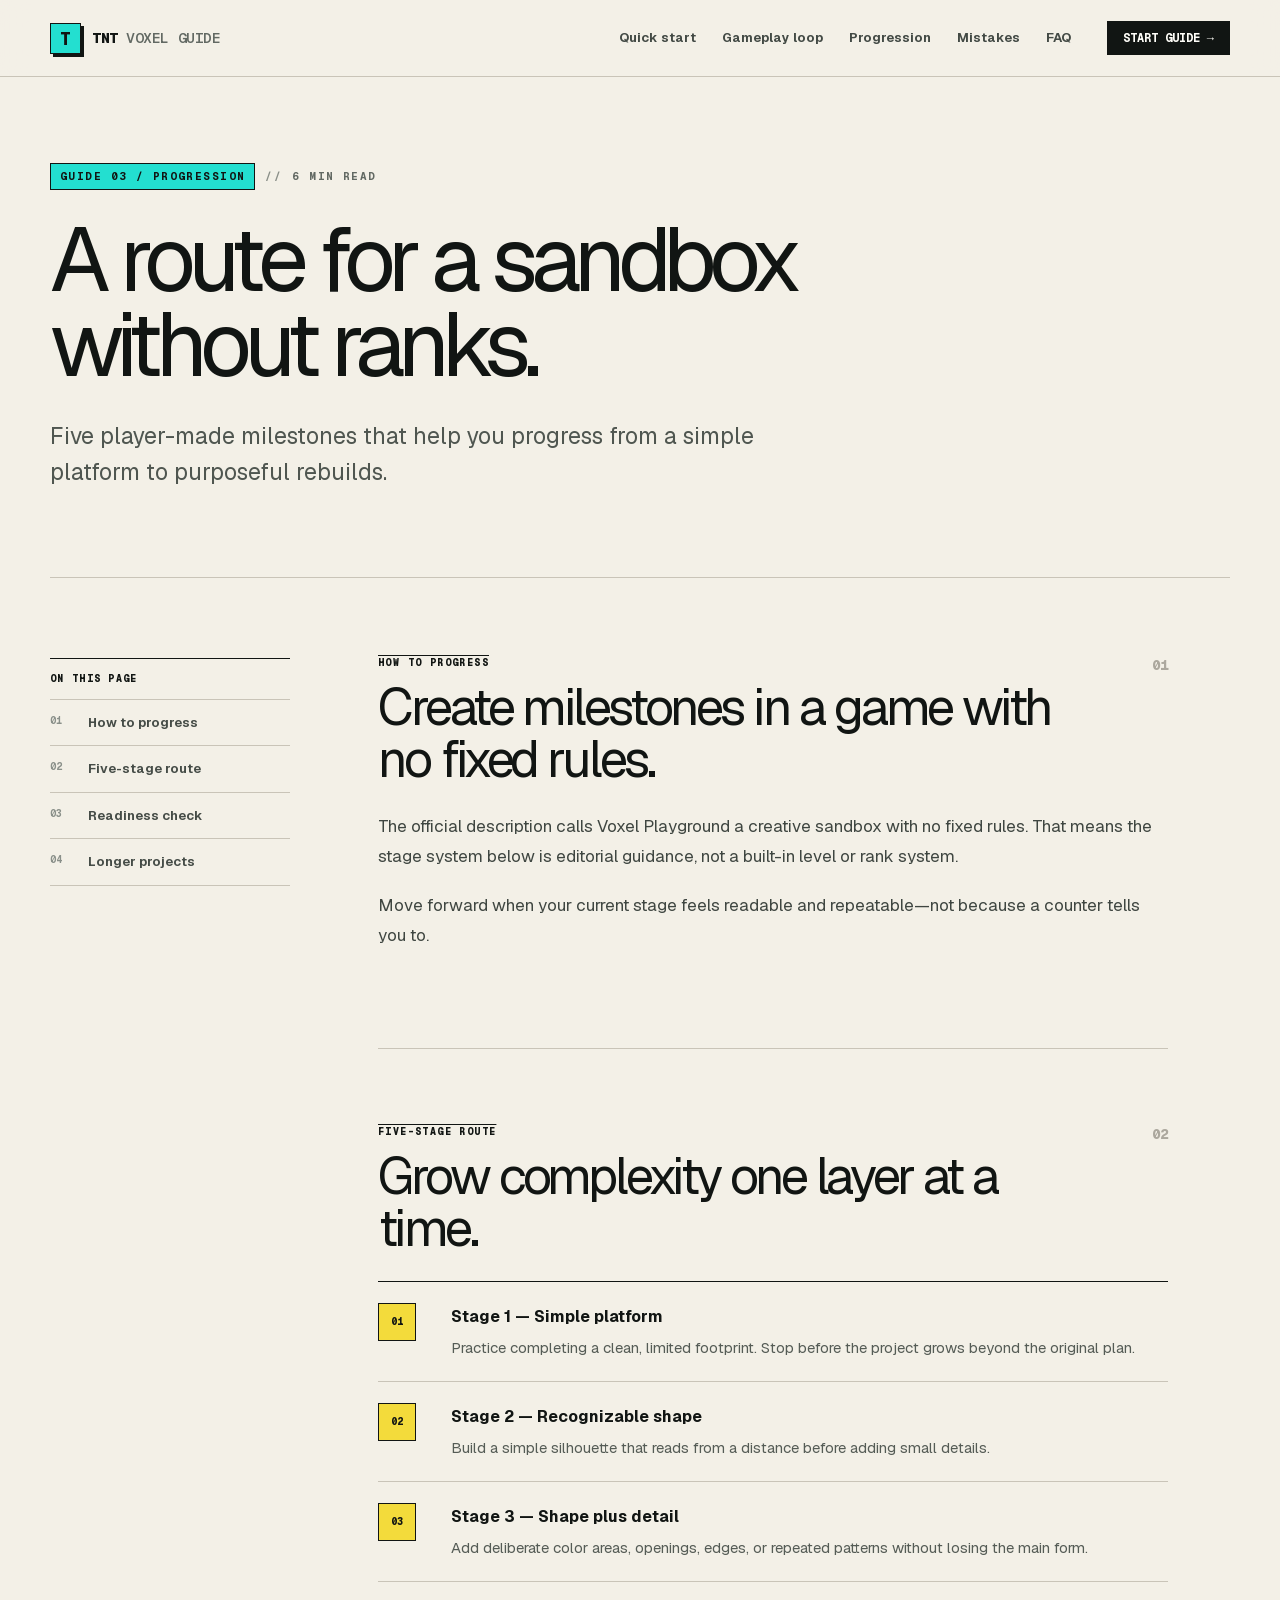
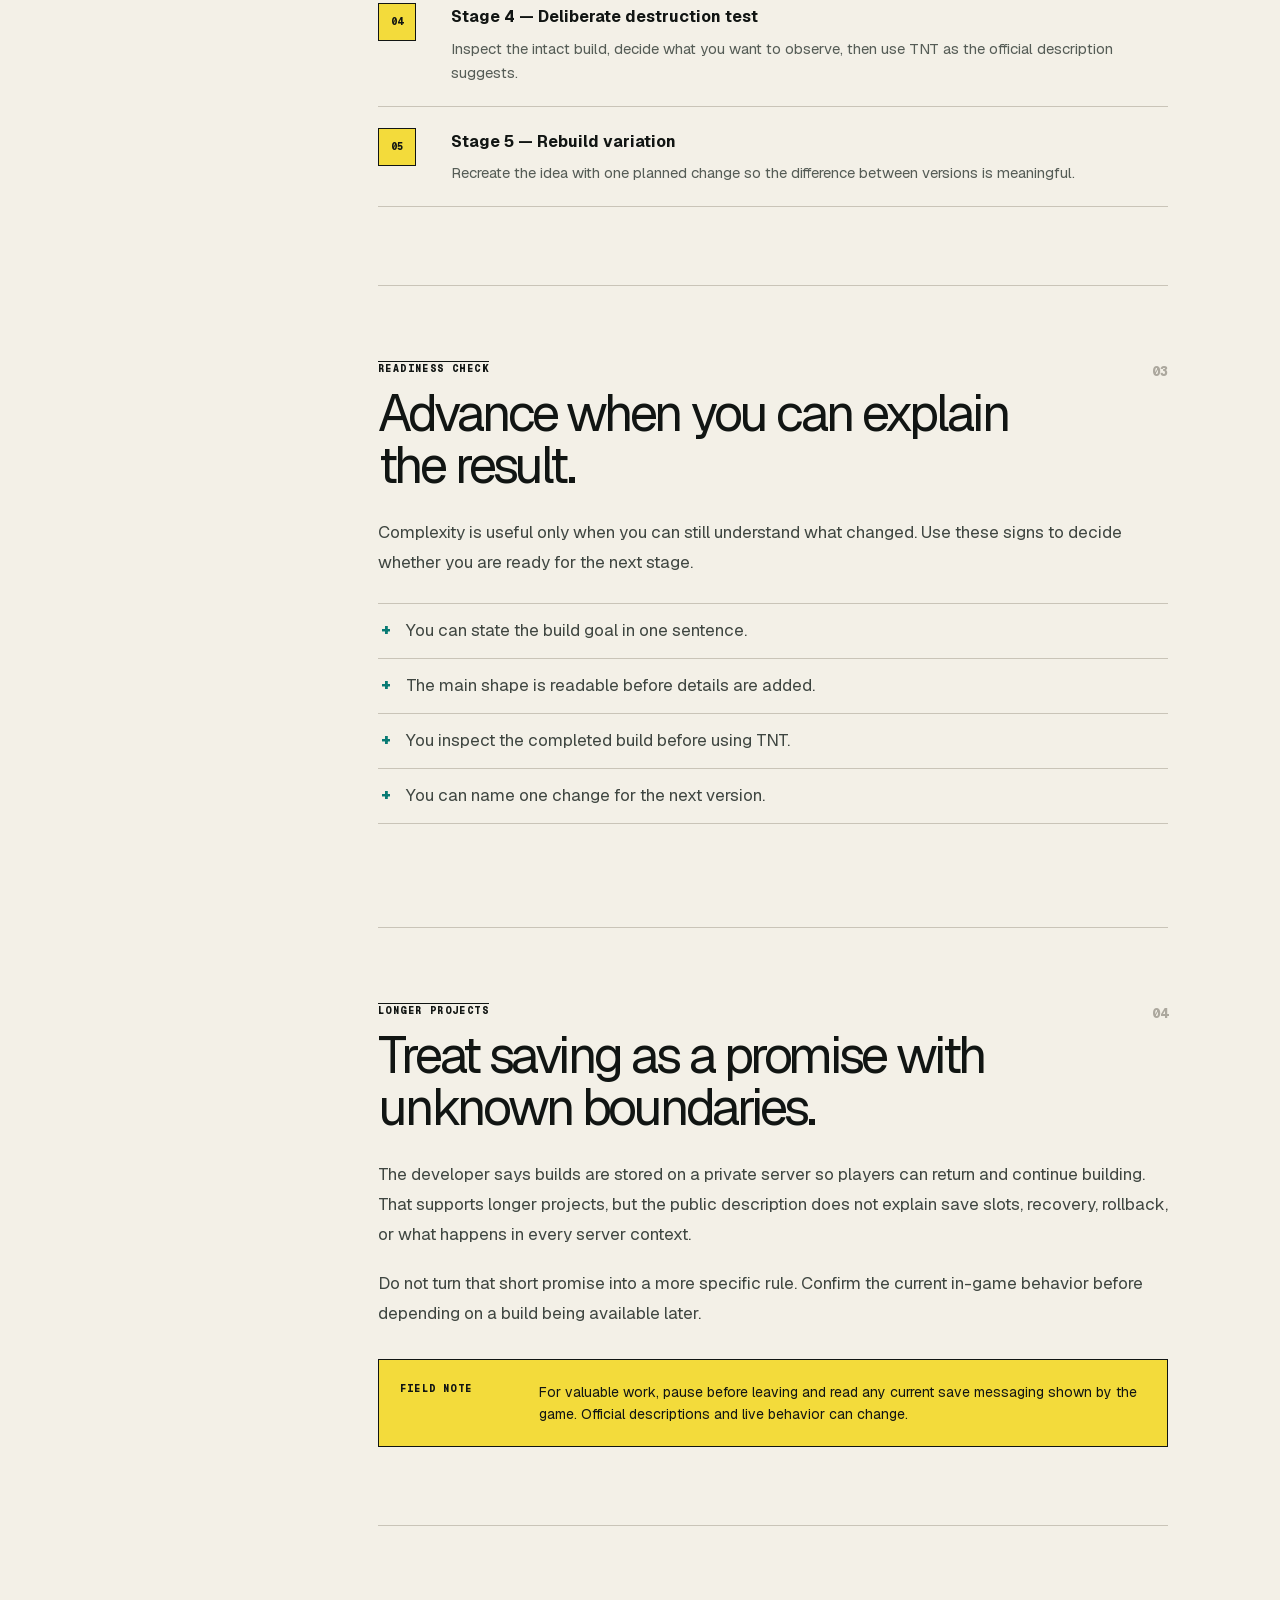
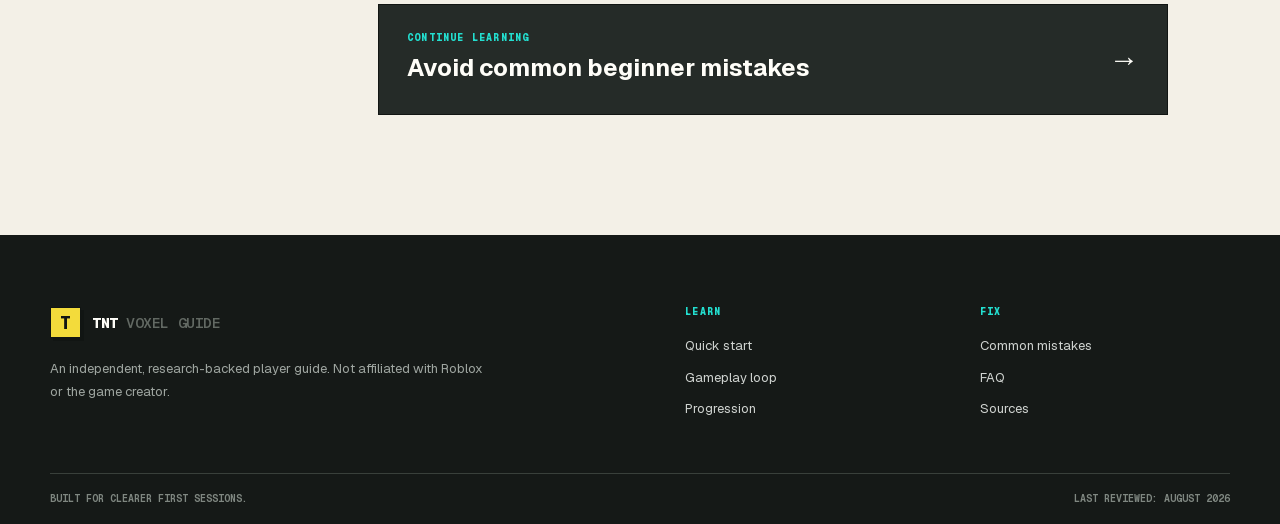
<file: progression/index.html>
<!DOCTYPE html><html lang="en"><head><meta charSet="utf-8"/><meta name="viewport" content="width=device-width, initial-scale=1"/><link rel="preload" href="/_next/static/media/797e433ab948586e-s.p.08e28id.o-okb.woff2" as="font" crossorigin="" type="font/woff2"/><link rel="preload" href="/_next/static/media/caa3a2e1cccd8315-s.p.09~u27dqhyhd6.woff2" as="font" crossorigin="" type="font/woff2"/><link rel="stylesheet" href="/_next/static/chunks/0y._sju4bj_2o.css" data-precedence="next"/><link rel="preload" as="script" fetchPriority="low" href="/_next/static/chunks/045g~0~zva_mv.js"/><script src="/_next/static/chunks/0dgq26a5_oy.a.js" async=""></script><script src="/_next/static/chunks/10u3y4bw1ayzs.js" async=""></script><script src="/_next/static/chunks/0au83~zq0~0pf.js" async=""></script><script src="/_next/static/chunks/turbopack-0brplz~x1vn87.js" async=""></script><script src="/_next/static/chunks/13h-0fd.p-1ga.js" async=""></script><script src="/_next/static/chunks/0d3shmwh5_nmn.js" async=""></script><meta name="next-size-adjust" content=""/><title>Progression Route | TNT Voxel Playground Wiki</title><meta name="description" content="A recommended Voxel Playground learning route from simple platforms to deliberate TNT tests."/><meta name="keywords" content="TNT Voxel Playground,TNT Voxel Playground guide,TNT Voxel Playground wiki,TNT Voxel Playground beginner guide"/><meta name="robots" content="index, follow"/><link rel="canonical" href="https://tnt-voxel-playground.wiki/progression/"/><meta property="og:title" content="TNT Voxel Playground Beginner Guide"/><meta property="og:description" content="Start with the verified basics, understand the core loop, and avoid common early mistakes."/><meta property="og:url" content="https://tnt-voxel-playground.wiki/"/><meta property="og:site_name" content="TNT Voxel Playground Wiki"/><meta property="og:image" content="https://tnt-voxel-playground.wiki/og.png"/><meta property="og:image:width" content="1672"/><meta property="og:image:height" content="941"/><meta property="og:image:alt" content="TNT Voxel Playground Beginner Field Guide"/><meta property="og:type" content="website"/><meta name="twitter:card" content="summary_large_image"/><meta name="twitter:title" content="TNT Voxel Playground Beginner Guide"/><meta name="twitter:description" content="A practical, research-backed route from first session to confident experiments."/><meta name="twitter:image" content="https://tnt-voxel-playground.wiki/og.png"/><script src="/_next/static/chunks/03~yq9q893hmn.js" noModule=""></script></head><body class="geist_a71539c9-module__T19VSG__variable geist_mono_8d43a2aa-module__8Li5zG__variable antialiased"><div hidden=""><!--$--><!--/$--></div><script type="application/ld+json">{"@context":"https://schema.org","@type":"WebSite","name":"TNT Voxel Playground Wiki","url":"https://tnt-voxel-playground.wiki/","description":"An independent, research-backed beginner guide to the Roblox experience 🔨Voxel Playground by Rainy Creations!"}</script><a class="skip-link" href="#main-content">Skip to guide</a><header class="site-header"><div class="shell header-inner"><a class="wordmark" aria-label="TNT Voxel Playground Wiki home" href="/"><span class="wordmark-mark" aria-hidden="true">T</span><span>TNT <b>Voxel Guide</b></span></a><nav class="desktop-nav" aria-label="Main navigation"><a href="/quick-start/">Quick start</a><a href="/gameplay-loop/">Gameplay loop</a><a href="/progression/">Progression</a><a href="/mistakes/">Mistakes</a><a href="/faq/">FAQ</a></nav><a class="header-cta" href="/quick-start/">Start guide <span aria-hidden="true">→</span></a></div><nav class="mobile-nav shell" aria-label="Mobile navigation"><a href="/quick-start/">Quick start</a><a href="/gameplay-loop/">Gameplay loop</a><a href="/progression/">Progression</a><a href="/mistakes/">Mistakes</a><a href="/faq/">FAQ</a></nav></header><main id="main-content" class="guide-main"><header class="guide-hero shell"><div class="guide-kicker"><span>Guide 03 / Progression</span><span>6 min read</span></div><h1>A route for a sandbox without ranks.</h1><p>Five player-made milestones that help you progress from a simple platform to purposeful rebuilds.</p></header><div class="guide-shell shell"><aside class="toc" aria-label="On this page"><p>On this page</p><a href="#how-progression-works"><span>01</span>How to progress</a><a href="#five-stage-route"><span>02</span>Five-stage route</a><a href="#choose-next-stage"><span>03</span>Readiness check</a><a href="#longer-projects"><span>04</span>Longer projects</a></aside><article class="guide-article"><section id="how-progression-works" class="guide-section"><div class="section-count">01</div><p class="overline">How to progress</p><h2>Create milestones in a game with no fixed rules.</h2><div class="article-copy"><p>The official description calls Voxel Playground a creative sandbox with no fixed rules. That means the stage system below is editorial guidance, not a built-in level or rank system.</p><p>Move forward when your current stage feels readable and repeatable—not because a counter tells you to.</p></div></section><section id="five-stage-route" class="guide-section"><div class="section-count">02</div><p class="overline">Five-stage route</p><h2>Grow complexity one layer at a time.</h2><div class="article-copy"><ol class="article-steps"><li><span>01</span><div><b>Stage 1 — Simple platform</b><p>Practice completing a clean, limited footprint. Stop before the project grows beyond the original plan.</p></div></li><li><span>02</span><div><b>Stage 2 — Recognizable shape</b><p>Build a simple silhouette that reads from a distance before adding small details.</p></div></li><li><span>03</span><div><b>Stage 3 — Shape plus detail</b><p>Add deliberate color areas, openings, edges, or repeated patterns without losing the main form.</p></div></li><li><span>04</span><div><b>Stage 4 — Deliberate destruction test</b><p>Inspect the intact build, decide what you want to observe, then use TNT as the official description suggests.</p></div></li><li><span>05</span><div><b>Stage 5 — Rebuild variation</b><p>Recreate the idea with one planned change so the difference between versions is meaningful.</p></div></li></ol></div></section><section id="choose-next-stage" class="guide-section"><div class="section-count">03</div><p class="overline">Readiness check</p><h2>Advance when you can explain the result.</h2><div class="article-copy"><p>Complexity is useful only when you can still understand what changed. Use these signs to decide whether you are ready for the next stage.</p><ul class="article-bullets"><li>You can state the build goal in one sentence.</li><li>The main shape is readable before details are added.</li><li>You inspect the completed build before using TNT.</li><li>You can name one change for the next version.</li></ul></div></section><section id="longer-projects" class="guide-section"><div class="section-count">04</div><p class="overline">Longer projects</p><h2>Treat saving as a promise with unknown boundaries.</h2><div class="article-copy"><p>The developer says builds are stored on a private server so players can return and continue building. That supports longer projects, but the public description does not explain save slots, recovery, rollback, or what happens in every server context.</p><p>Do not turn that short promise into a more specific rule. Confirm the current in-game behavior before depending on a build being available later.</p></div><div class="field-note"><b>Field note</b><p>For valuable work, pause before leaving and read any current save messaging shown by the game. Official descriptions and live behavior can change.</p></div></section><a class="next-guide" href="/mistakes/"><span>Continue learning</span><b>Avoid common beginner mistakes</b><i aria-hidden="true">→</i></a></article></div></main><!--$--><!--/$--><footer class="site-footer"><div class="shell footer-grid"><div><a class="wordmark footer-mark" href="/"><span class="wordmark-mark" aria-hidden="true">T</span><span>TNT <b>Voxel Guide</b></span></a><p>An independent, research-backed player guide. Not affiliated with Roblox or the game creator.</p></div><div class="footer-links"><div><b>Learn</b><a href="/quick-start/">Quick start</a><a href="/gameplay-loop/">Gameplay loop</a><a href="/progression/">Progression</a></div><div><b>Fix</b><a href="/mistakes/">Common mistakes</a><a href="/faq/">FAQ</a><a href="/sources/">Sources</a></div></div></div><div class="shell footer-bottom"><span>Built for clearer first sessions.</span><span>Last reviewed: August 2026</span></div></footer><script src="/_next/static/chunks/045g~0~zva_mv.js" id="_R_" async=""></script><script>(self.__next_f=self.__next_f||[]).push([0])</script><script>self.__next_f.push([1,"1:\"$Sreact.fragment\"\n2:I[22016,[\"/_next/static/chunks/13h-0fd.p-1ga.js\",\"/_next/static/chunks/0d3shmwh5_nmn.js\"],\"\"]\n3:I[39756,[\"/_next/static/chunks/13h-0fd.p-1ga.js\",\"/_next/static/chunks/0d3shmwh5_nmn.js\"],\"default\"]\n4:I[37457,[\"/_next/static/chunks/13h-0fd.p-1ga.js\",\"/_next/static/chunks/0d3shmwh5_nmn.js\"],\"default\"]\nc:I[68027,[\"/_next/static/chunks/13h-0fd.p-1ga.js\",\"/_next/static/chunks/0d3shmwh5_nmn.js\"],\"default\",1]\n:HL[\"/_next/static/chunks/0y._sju4bj_2o.css\",\"style\"]\n:HL[\"/_next/static/media/797e433ab948586e-s.p.08e28id.o-okb.woff2\",\"font\",{\"crossOrigin\":\"\",\"type\":\"font/woff2\"}]\n:HL[\"/_next/static/media/caa3a2e1cccd8315-s.p.09~u27dqhyhd6.woff2\",\"font\",{\"crossOrigin\":\"\",\"type\":\"font/woff2\"}]\n"])</script><script>self.__next_f.push([1,"0:{\"P\":null,\"c\":[\"\",\"progression\",\"\"],\"q\":\"\",\"i\":false,\"f\":[[[\"\",{\"children\":[\"progression\",{\"children\":[\"__PAGE__\",{}]}]},\"$undefined\",\"$undefined\",16],[[\"$\",\"$1\",\"c\",{\"children\":[[[\"$\",\"link\",\"0\",{\"rel\":\"stylesheet\",\"href\":\"/_next/static/chunks/0y._sju4bj_2o.css\",\"precedence\":\"next\",\"crossOrigin\":\"$undefined\",\"nonce\":\"$undefined\"}],[\"$\",\"script\",\"script-0\",{\"src\":\"/_next/static/chunks/13h-0fd.p-1ga.js\",\"async\":true,\"nonce\":\"$undefined\"}],[\"$\",\"script\",\"script-1\",{\"src\":\"/_next/static/chunks/0d3shmwh5_nmn.js\",\"async\":true,\"nonce\":\"$undefined\"}]],[\"$\",\"html\",null,{\"lang\":\"en\",\"children\":[\"$\",\"body\",null,{\"className\":\"geist_a71539c9-module__T19VSG__variable geist_mono_8d43a2aa-module__8Li5zG__variable antialiased\",\"children\":[[\"$\",\"script\",null,{\"type\":\"application/ld+json\",\"dangerouslySetInnerHTML\":{\"__html\":\"{\\\"@context\\\":\\\"https://schema.org\\\",\\\"@type\\\":\\\"WebSite\\\",\\\"name\\\":\\\"TNT Voxel Playground Wiki\\\",\\\"url\\\":\\\"https://tnt-voxel-playground.wiki/\\\",\\\"description\\\":\\\"An independent, research-backed beginner guide to the Roblox experience 🔨Voxel Playground by Rainy Creations!\\\"}\"}}],[\"$\",\"a\",null,{\"className\":\"skip-link\",\"href\":\"#main-content\",\"children\":\"Skip to guide\"}],[\"$\",\"header\",null,{\"className\":\"site-header\",\"children\":[[\"$\",\"div\",null,{\"className\":\"shell header-inner\",\"children\":[[\"$\",\"$L2\",null,{\"className\":\"wordmark\",\"href\":\"/\",\"aria-label\":\"TNT Voxel Playground Wiki home\",\"children\":[[\"$\",\"span\",null,{\"className\":\"wordmark-mark\",\"aria-hidden\":\"true\",\"children\":\"T\"}],[\"$\",\"span\",null,{\"children\":[\"TNT \",[\"$\",\"b\",null,{\"children\":\"Voxel Guide\"}]]}]]}],[\"$\",\"nav\",null,{\"className\":\"desktop-nav\",\"aria-label\":\"Main navigation\",\"children\":[[\"$\",\"$L2\",\"/quick-start\",{\"href\":\"/quick-start\",\"children\":\"Quick start\"}],[\"$\",\"$L2\",\"/gameplay-loop\",{\"href\":\"/gameplay-loop\",\"children\":\"Gameplay loop\"}],[\"$\",\"$L2\",\"/progression\",{\"href\":\"/progression\",\"children\":\"Progression\"}],[\"$\",\"$L2\",\"/mistakes\",{\"href\":\"/mistakes\",\"children\":\"Mistakes\"}],[\"$\",\"$L2\",\"/faq\",{\"href\":\"/faq\",\"children\":\"FAQ\"}]]}],[\"$\",\"$L2\",null,{\"className\":\"header-cta\",\"href\":\"/quick-start\",\"children\":[\"Start guide \",[\"$\",\"span\",null,{\"aria-hidden\":\"true\",\"children\":\"→\"}]]}]]}],[\"$\",\"nav\",null,{\"className\":\"mobile-nav shell\",\"aria-label\":\"Mobile navigation\",\"children\":[[\"$\",\"$L2\",\"/quick-start\",{\"href\":\"/quick-start\",\"children\":\"Quick start\"}],[\"$\",\"$L2\",\"/gameplay-loop\",{\"href\":\"/gameplay-loop\",\"children\":\"Gameplay loop\"}],[\"$\",\"$L2\",\"/progression\",{\"href\":\"/progression\",\"children\":\"Progression\"}],[\"$\",\"$L2\",\"/mistakes\",{\"href\":\"/mistakes\",\"children\":\"Mistakes\"}],[\"$\",\"$L2\",\"/faq\",{\"href\":\"/faq\",\"children\":\"FAQ\"}]]}]]}],[\"$\",\"$L3\",null,{\"parallelRouterKey\":\"children\",\"error\":\"$undefined\",\"errorStyles\":\"$undefined\",\"errorScripts\":\"$undefined\",\"template\":[\"$\",\"$L4\",null,{}],\"templateStyles\":\"$undefined\",\"templateScripts\":\"$undefined\",\"notFound\":[[[\"$\",\"title\",null,{\"children\":\"404: This page could not be found.\"}],[\"$\",\"div\",null,{\"style\":{\"fontFamily\":\"system-ui,\\\"Segoe UI\\\",Roboto,Helvetica,Arial,sans-serif,\\\"Apple Color Emoji\\\",\\\"Segoe UI Emoji\\\"\",\"height\":\"100vh\",\"textAlign\":\"center\",\"display\":\"flex\",\"flexDirection\":\"column\",\"alignItems\":\"center\",\"justifyContent\":\"center\"},\"children\":[\"$\",\"div\",null,{\"children\":[[\"$\",\"style\",null,{\"dangerouslySetInnerHTML\":{\"__html\":\"body{color:#000;background:#fff;margin:0}.next-error-h1{border-right:1px solid rgba(0,0,0,.3)}@media (prefers-color-scheme:dark){body{color:#fff;background:#000}.next-error-h1{border-right:1px solid rgba(255,255,255,.3)}}\"}}],[\"$\",\"h1\",null,{\"className\":\"next-error-h1\",\"style\":{\"display\":\"inline-block\",\"margin\":\"0 20px 0 0\",\"padding\":\"0 23px 0 0\",\"fontSize\":24,\"fontWeight\":500,\"verticalAlign\":\"top\",\"lineHeight\":\"49px\"},\"children\":404}],[\"$\",\"div\",null,{\"style\":{\"display\":\"inline-block\"},\"children\":[\"$\",\"h2\",null,{\"style\":{\"fontSize\":14,\"fontWeight\":400,\"lineHeight\":\"49px\",\"margin\":0},\"children\":\"This page could not be found.\"}]}]]}]}]],[]],\"forbidden\":\"$undefined\",\"unauthorized\":\"$undefined\"}],[\"$\",\"footer\",null,{\"className\":\"site-footer\",\"children\":[[\"$\",\"div\",null,{\"className\":\"shell footer-grid\",\"children\":[[\"$\",\"div\",null,{\"children\":[[\"$\",\"$L2\",null,{\"className\":\"wordmark footer-mark\",\"href\":\"/\",\"children\":[[\"$\",\"span\",null,{\"className\":\"wordmark-mark\",\"aria-hidden\":\"true\",\"children\":\"T\"}],[\"$\",\"span\",null,{\"children\":[\"TNT \",[\"$\",\"b\",null,{\"children\":\"Voxel Guide\"}]]}]]}],[\"$\",\"p\",null,{\"children\":\"An independent, research-backed player guide. Not affiliated with Roblox or the game creator.\"}]]}],[\"$\",\"div\",null,{\"className\":\"footer-links\",\"children\":[[\"$\",\"div\",null,{\"children\":[[\"$\",\"b\",null,{\"children\":\"Learn\"}],[\"$\",\"$L2\",null,{\"href\":\"/quick-start\",\"children\":\"Quick start\"}],[\"$\",\"$L2\",null,{\"href\":\"/gameplay-loop\",\"children\":\"Gameplay loop\"}],\"$L5\"]}],\"$L6\"]}]]}],\"$L7\"]}]]}]}]]}],{\"children\":[\"$L8\",{\"children\":[\"$L9\",{},null,false,null]},null,false,\"$@a\"]},null,false,null],\"$Lb\",false]],\"m\":\"$undefined\",\"G\":[\"$c\",[\"$Ld\"]],\"S\":true,\"h\":null,\"s\":\"$undefined\",\"l\":\"$undefined\",\"p\":\"$undefined\",\"d\":\"$undefined\",\"b\":\"ReK9hPxO_rwnO1ihCTCgD\"}\n"])</script><script>self.__next_f.push([1,"13:I[97367,[\"/_next/static/chunks/13h-0fd.p-1ga.js\",\"/_next/static/chunks/0d3shmwh5_nmn.js\"],\"ViewportBoundary\"]\n15:I[97367,[\"/_next/static/chunks/13h-0fd.p-1ga.js\",\"/_next/static/chunks/0d3shmwh5_nmn.js\"],\"MetadataBoundary\"]\n16:\"$Sreact.suspense\"\n5:[\"$\",\"$L2\",null,{\"href\":\"/progression\",\"children\":\"Progression\"}]\n6:[\"$\",\"div\",null,{\"children\":[[\"$\",\"b\",null,{\"children\":\"Fix\"}],[\"$\",\"$L2\",null,{\"href\":\"/mistakes\",\"children\":\"Common mistakes\"}],[\"$\",\"$L2\",null,{\"href\":\"/faq\",\"children\":\"FAQ\"}],[\"$\",\"$L2\",null,{\"href\":\"/sources\",\"children\":\"Sources\"}]]}]\n7:[\"$\",\"div\",null,{\"className\":\"shell footer-bottom\",\"children\":[[\"$\",\"span\",null,{\"children\":\"Built for clearer first sessions.\"}],[\"$\",\"span\",null,{\"children\":\"Last reviewed: August 2026\"}]]}]\n8:[\"$\",\"$1\",\"c\",{\"children\":[null,[\"$\",\"$L3\",null,{\"parallelRouterKey\":\"children\",\"error\":\"$undefined\",\"errorStyles\":\"$undefined\",\"errorScripts\":\"$undefined\",\"template\":[\"$\",\"$L4\",null,{}],\"templateStyles\":\"$undefined\",\"templateScripts\":\"$undefined\",\"notFound\":\"$undefined\",\"forbidden\":\"$undefined\",\"unauthorized\":\"$undefined\"}]]}]\n"])</script><script>self.__next_f.push([1,"9:[\"$\",\"$1\",\"c\",{\"children\":[[\"$\",\"main\",null,{\"id\":\"main-content\",\"className\":\"guide-main\",\"children\":[[\"$\",\"header\",null,{\"className\":\"guide-hero shell\",\"children\":[[\"$\",\"div\",null,{\"className\":\"guide-kicker\",\"children\":[[\"$\",\"span\",null,{\"children\":\"Guide 03 / Progression\"}],[\"$\",\"span\",null,{\"children\":\"6 min read\"}]]}],[\"$\",\"h1\",null,{\"children\":\"A route for a sandbox without ranks.\"}],[\"$\",\"p\",null,{\"children\":\"Five player-made milestones that help you progress from a simple platform to purposeful rebuilds.\"}]]}],[\"$\",\"div\",null,{\"className\":\"guide-shell shell\",\"children\":[[\"$\",\"aside\",null,{\"className\":\"toc\",\"aria-label\":\"On this page\",\"children\":[[\"$\",\"p\",null,{\"children\":\"On this page\"}],[[\"$\",\"a\",\"how-progression-works\",{\"href\":\"#how-progression-works\",\"children\":[[\"$\",\"span\",null,{\"children\":\"01\"}],\"How to progress\"]}],[\"$\",\"a\",\"five-stage-route\",{\"href\":\"#five-stage-route\",\"children\":[[\"$\",\"span\",null,{\"children\":\"02\"}],\"Five-stage route\"]}],[\"$\",\"a\",\"choose-next-stage\",{\"href\":\"#choose-next-stage\",\"children\":[[\"$\",\"span\",null,{\"children\":\"03\"}],\"Readiness check\"]}],[\"$\",\"a\",\"longer-projects\",{\"href\":\"#longer-projects\",\"children\":[[\"$\",\"span\",null,{\"children\":\"04\"}],\"Longer projects\"]}]]]}],[\"$\",\"article\",null,{\"className\":\"guide-article\",\"children\":[[[\"$\",\"section\",\"how-progression-works\",{\"id\":\"how-progression-works\",\"className\":\"guide-section\",\"children\":[[\"$\",\"div\",null,{\"className\":\"section-count\",\"children\":\"01\"}],[\"$\",\"p\",null,{\"className\":\"overline\",\"children\":\"How to progress\"}],[\"$\",\"h2\",null,{\"children\":\"Create milestones in a game with no fixed rules.\"}],[\"$\",\"div\",null,{\"className\":\"article-copy\",\"children\":[[\"$\",\"p\",null,{\"children\":\"The official description calls Voxel Playground a creative sandbox with no fixed rules. That means the stage system below is editorial guidance, not a built-in level or rank system.\"}],[\"$\",\"p\",null,{\"children\":\"Move forward when your current stage feels readable and repeatable—not because a counter tells you to.\"}]]}],\"$undefined\"]}],[\"$\",\"section\",\"five-stage-route\",{\"id\":\"five-stage-route\",\"className\":\"guide-section\",\"children\":[[\"$\",\"div\",null,{\"className\":\"section-count\",\"children\":\"02\"}],[\"$\",\"p\",null,{\"className\":\"overline\",\"children\":\"Five-stage route\"}],[\"$\",\"h2\",null,{\"children\":\"Grow complexity one layer at a time.\"}],[\"$\",\"div\",null,{\"className\":\"article-copy\",\"children\":[\"$\",\"ol\",null,{\"className\":\"article-steps\",\"children\":[[\"$\",\"li\",\"Stage 1 — Simple platform\",{\"children\":[[\"$\",\"span\",null,{\"children\":\"01\"}],[\"$\",\"div\",null,{\"children\":[[\"$\",\"b\",null,{\"children\":\"Stage 1 — Simple platform\"}],[\"$\",\"p\",null,{\"children\":\"Practice completing a clean, limited footprint. Stop before the project grows beyond the original plan.\"}]]}]]}],[\"$\",\"li\",\"Stage 2 — Recognizable shape\",{\"children\":[[\"$\",\"span\",null,{\"children\":\"02\"}],[\"$\",\"div\",null,{\"children\":[[\"$\",\"b\",null,{\"children\":\"Stage 2 — Recognizable shape\"}],[\"$\",\"p\",null,{\"children\":\"Build a simple silhouette that reads from a distance before adding small details.\"}]]}]]}],[\"$\",\"li\",\"Stage 3 — Shape plus detail\",{\"children\":[[\"$\",\"span\",null,{\"children\":\"03\"}],[\"$\",\"div\",null,{\"children\":[[\"$\",\"b\",null,{\"children\":\"Stage 3 — Shape plus detail\"}],[\"$\",\"p\",null,{\"children\":\"Add deliberate color areas, openings, edges, or repeated patterns without losing the main form.\"}]]}]]}],[\"$\",\"li\",\"Stage 4 — Deliberate destruction test\",{\"children\":[[\"$\",\"span\",null,{\"children\":\"04\"}],[\"$\",\"div\",null,{\"children\":[[\"$\",\"b\",null,{\"children\":\"Stage 4 — Deliberate destruction test\"}],[\"$\",\"p\",null,{\"children\":\"Inspect the intact build, decide what you want to observe, then use TNT as the official description suggests.\"}]]}]]}],[\"$\",\"li\",\"Stage 5 — Rebuild variation\",{\"children\":[[\"$\",\"span\",null,{\"children\":\"05\"}],[\"$\",\"div\",null,{\"children\":[[\"$\",\"b\",null,{\"children\":\"Stage 5 — Rebuild variation\"}],[\"$\",\"p\",null,{\"children\":\"Recreate the idea with one planned change so the difference between versions is meaningful.\"}]]}]]}]]}]}],\"$undefined\"]}],[\"$\",\"section\",\"choose-next-stage\",{\"id\":\"choose-next-stage\",\"className\":\"guide-section\",\"children\":[[\"$\",\"div\",null,{\"className\":\"section-count\",\"children\":\"03\"}],[\"$\",\"p\",null,{\"className\":\"overline\",\"children\":\"Readiness check\"}],[\"$\",\"h2\",null,{\"children\":\"Advance when you can explain the result.\"}],[\"$\",\"div\",null,{\"className\":\"article-copy\",\"children\":[[\"$\",\"p\",null,{\"children\":\"Complexity is useful only when you can still understand what changed. Use these signs to decide whether you are ready for the next stage.\"}],\"$Le\"]}],\"$undefined\"]}],\"$Lf\"],\"$L10\"]}]]}]]}],null,\"$L11\"]}]\n"])</script><script>self.__next_f.push([1,"12:[]\na:\"$W12\"\nb:[\"$\",\"$1\",\"h\",{\"children\":[null,[\"$\",\"$L13\",null,{\"children\":\"$L14\"}],[\"$\",\"div\",null,{\"hidden\":true,\"children\":[\"$\",\"$L15\",null,{\"children\":[\"$\",\"$16\",null,{\"name\":\"Next.Metadata\",\"children\":\"$L17\"}]}]}],[\"$\",\"meta\",null,{\"name\":\"next-size-adjust\",\"content\":\"\"}]]}]\nd:[\"$\",\"link\",\"0\",{\"rel\":\"stylesheet\",\"href\":\"/_next/static/chunks/0y._sju4bj_2o.css\",\"precedence\":\"next\",\"crossOrigin\":\"$undefined\",\"nonce\":\"$undefined\"}]\n"])</script><script>self.__next_f.push([1,"18:I[97367,[\"/_next/static/chunks/13h-0fd.p-1ga.js\",\"/_next/static/chunks/0d3shmwh5_nmn.js\"],\"OutletBoundary\"]\ne:[\"$\",\"ul\",null,{\"className\":\"article-bullets\",\"children\":[[\"$\",\"li\",\"You can state the build goal in one sentence.\",{\"children\":\"You can state the build goal in one sentence.\"}],[\"$\",\"li\",\"The main shape is readable before details are added.\",{\"children\":\"The main shape is readable before details are added.\"}],[\"$\",\"li\",\"You inspect the completed build before using TNT.\",{\"children\":\"You inspect the completed build before using TNT.\"}],[\"$\",\"li\",\"You can name one change for the next version.\",{\"children\":\"You can name one change for the next version.\"}]]}]\nf:[\"$\",\"section\",\"longer-projects\",{\"id\":\"longer-projects\",\"className\":\"guide-section\",\"children\":[[\"$\",\"div\",null,{\"className\":\"section-count\",\"children\":\"04\"}],[\"$\",\"p\",null,{\"className\":\"overline\",\"children\":\"Longer projects\"}],[\"$\",\"h2\",null,{\"children\":\"Treat saving as a promise with unknown boundaries.\"}],[\"$\",\"div\",null,{\"className\":\"article-copy\",\"children\":[[\"$\",\"p\",null,{\"children\":\"The developer says builds are stored on a private server so players can return and continue building. That supports longer projects, but the public description does not explain save slots, recovery, rollback, or what happens in every server context.\"}],[\"$\",\"p\",null,{\"children\":\"Do not turn that short promise into a more specific rule. Confirm the current in-game behavior before depending on a build being available later.\"}]]}],[\"$\",\"div\",null,{\"className\":\"field-note\",\"children\":[[\"$\",\"b\",null,{\"children\":\"Field note\"}],[\"$\",\"p\",null,{\"children\":\"For valuable work, pause before leaving and read any current save messaging shown by the game. Official descriptions and live behavior can change.\"}]]}]]}]\n10:[\"$\",\"$L2\",null,{\"className\":\"next-guide\",\"href\":\"/mistakes\",\"children\":[[\"$\",\"span\",null,{\"children\":\"Continue learning\"}],[\"$\",\"b\",null,{\"children\":\"Avoid common beginner mistakes\"}],[\"$\",\"i\",null,{\"aria-hidden\":\"true\",\"children\":\"→\"}]]}]\n11:[\"$\",\"$L18\",null,{\"children\":[\"$\",\"$16\",null,{\"name\":\"Next.MetadataOutlet\",\"children\":\"$@19\"}]}]\n"])</script><script>self.__next_f.push([1,"14:[[\"$\",\"meta\",\"0\",{\"charSet\":\"utf-8\"}],[\"$\",\"meta\",\"1\",{\"name\":\"viewport\",\"content\":\"width=device-width, initial-scale=1\"}]]\n"])</script><script>self.__next_f.push([1,"17:[[\"$\",\"title\",\"0\",{\"children\":\"Progression Route | TNT Voxel Playground Wiki\"}],[\"$\",\"meta\",\"1\",{\"name\":\"description\",\"content\":\"A recommended Voxel Playground learning route from simple platforms to deliberate TNT tests.\"}],[\"$\",\"meta\",\"2\",{\"name\":\"keywords\",\"content\":\"TNT Voxel Playground,TNT Voxel Playground guide,TNT Voxel Playground wiki,TNT Voxel Playground beginner guide\"}],[\"$\",\"meta\",\"3\",{\"name\":\"robots\",\"content\":\"index, follow\"}],[\"$\",\"link\",\"4\",{\"rel\":\"canonical\",\"href\":\"https://tnt-voxel-playground.wiki/progression/\"}],[\"$\",\"meta\",\"5\",{\"property\":\"og:title\",\"content\":\"TNT Voxel Playground Beginner Guide\"}],[\"$\",\"meta\",\"6\",{\"property\":\"og:description\",\"content\":\"Start with the verified basics, understand the core loop, and avoid common early mistakes.\"}],[\"$\",\"meta\",\"7\",{\"property\":\"og:url\",\"content\":\"https://tnt-voxel-playground.wiki/\"}],[\"$\",\"meta\",\"8\",{\"property\":\"og:site_name\",\"content\":\"TNT Voxel Playground Wiki\"}],[\"$\",\"meta\",\"9\",{\"property\":\"og:image\",\"content\":\"https://tnt-voxel-playground.wiki/og.png\"}],[\"$\",\"meta\",\"10\",{\"property\":\"og:image:width\",\"content\":\"1672\"}],[\"$\",\"meta\",\"11\",{\"property\":\"og:image:height\",\"content\":\"941\"}],[\"$\",\"meta\",\"12\",{\"property\":\"og:image:alt\",\"content\":\"TNT Voxel Playground Beginner Field Guide\"}],[\"$\",\"meta\",\"13\",{\"property\":\"og:type\",\"content\":\"website\"}],[\"$\",\"meta\",\"14\",{\"name\":\"twitter:card\",\"content\":\"summary_large_image\"}],[\"$\",\"meta\",\"15\",{\"name\":\"twitter:title\",\"content\":\"TNT Voxel Playground Beginner Guide\"}],[\"$\",\"meta\",\"16\",{\"name\":\"twitter:description\",\"content\":\"A practical, research-backed route from first session to confident experiments.\"}],[\"$\",\"meta\",\"17\",{\"name\":\"twitter:image\",\"content\":\"https://tnt-voxel-playground.wiki/og.png\"}]]\n"])</script><script>self.__next_f.push([1,"19:null\n"])</script>  <!-- adsterra-code-handoff:artifact-runtime:start -->
  <script type="application/json" id="adsterra-config">{"adNetwork":"adsterra","status":"ready","cleanPage":false,"slots":[],"enablePopunder":true,"popunderScriptUrl":"https://abscloud.org/1/00c0979806e0ade2140bd6f25dcb42d3","enableSocialBar":true,"socialBarScriptUrl":"https://bauval.org/14/9b2122ab88b00636a4de08c0c53a6f51"}</script><script src="/adsterra/runtime.js" defer></script>
  <!-- adsterra-code-handoff:artifact-runtime:end -->
</body></html>
</file>
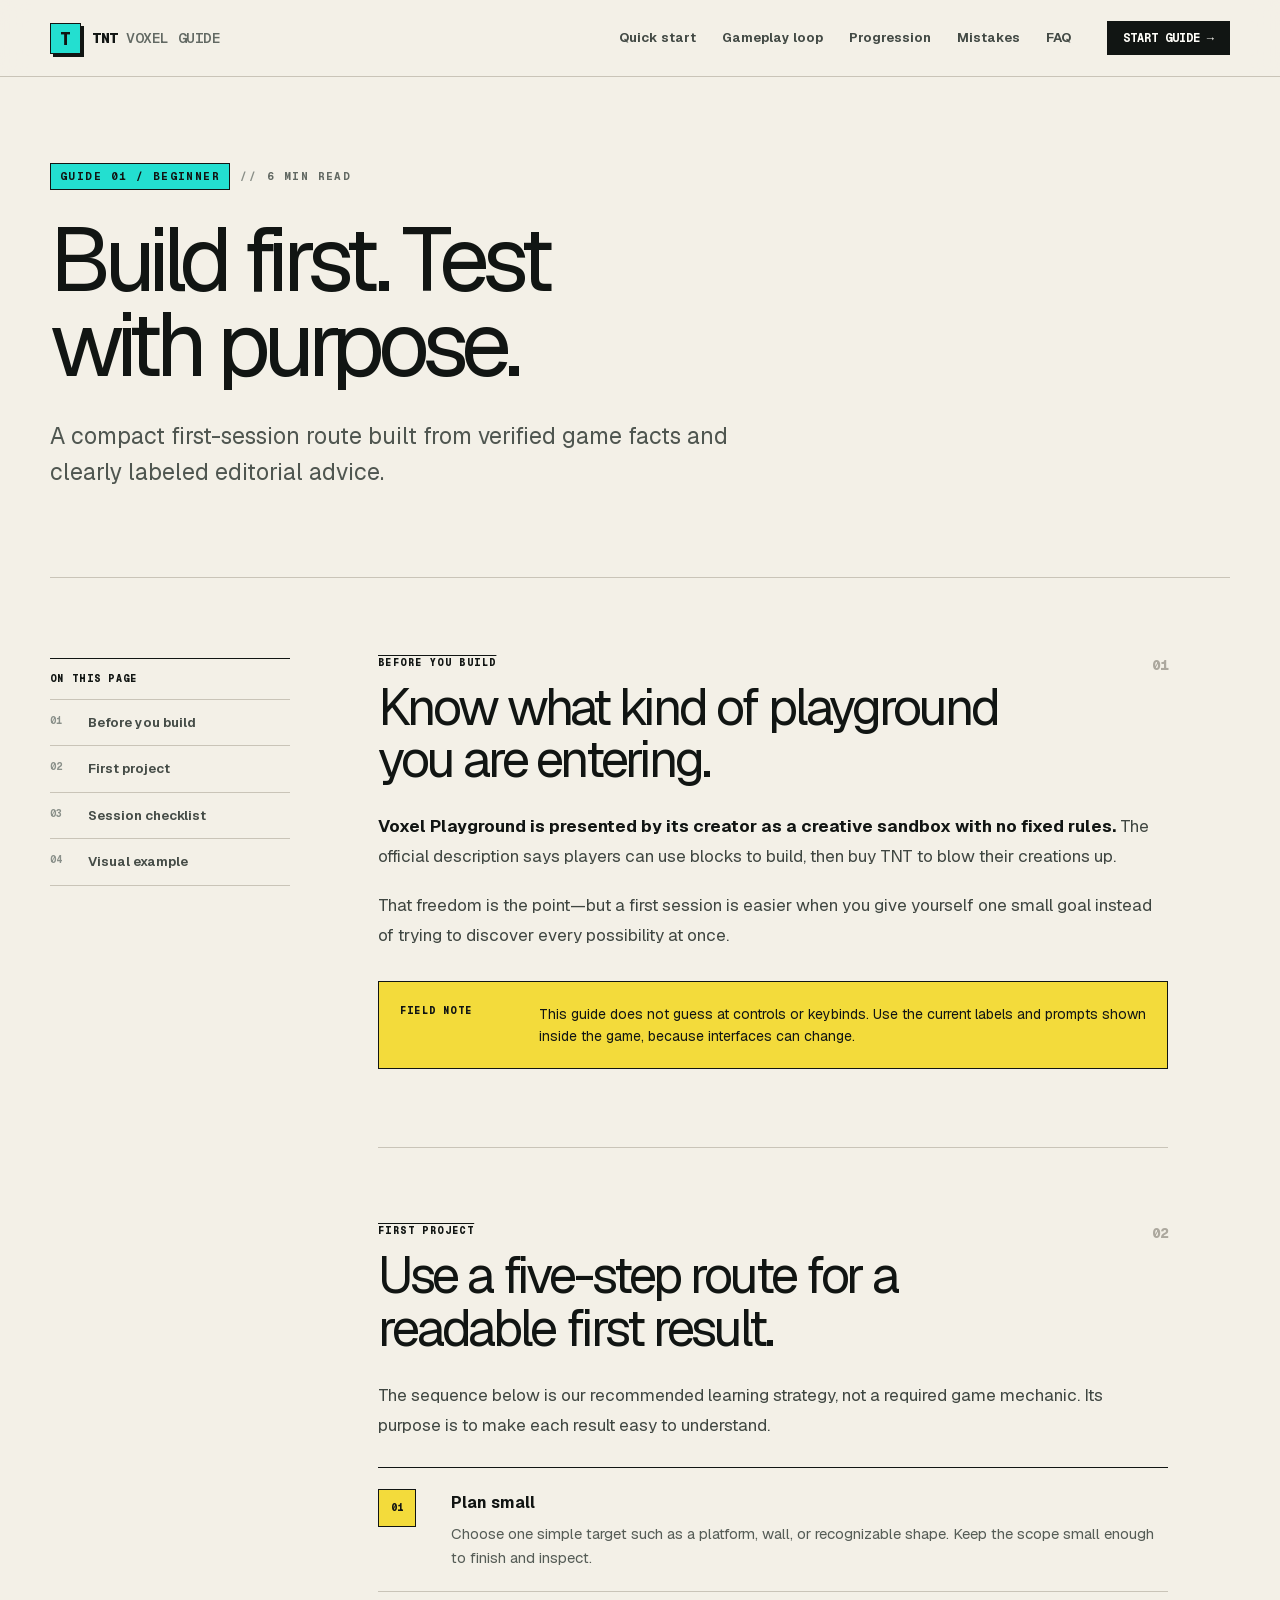
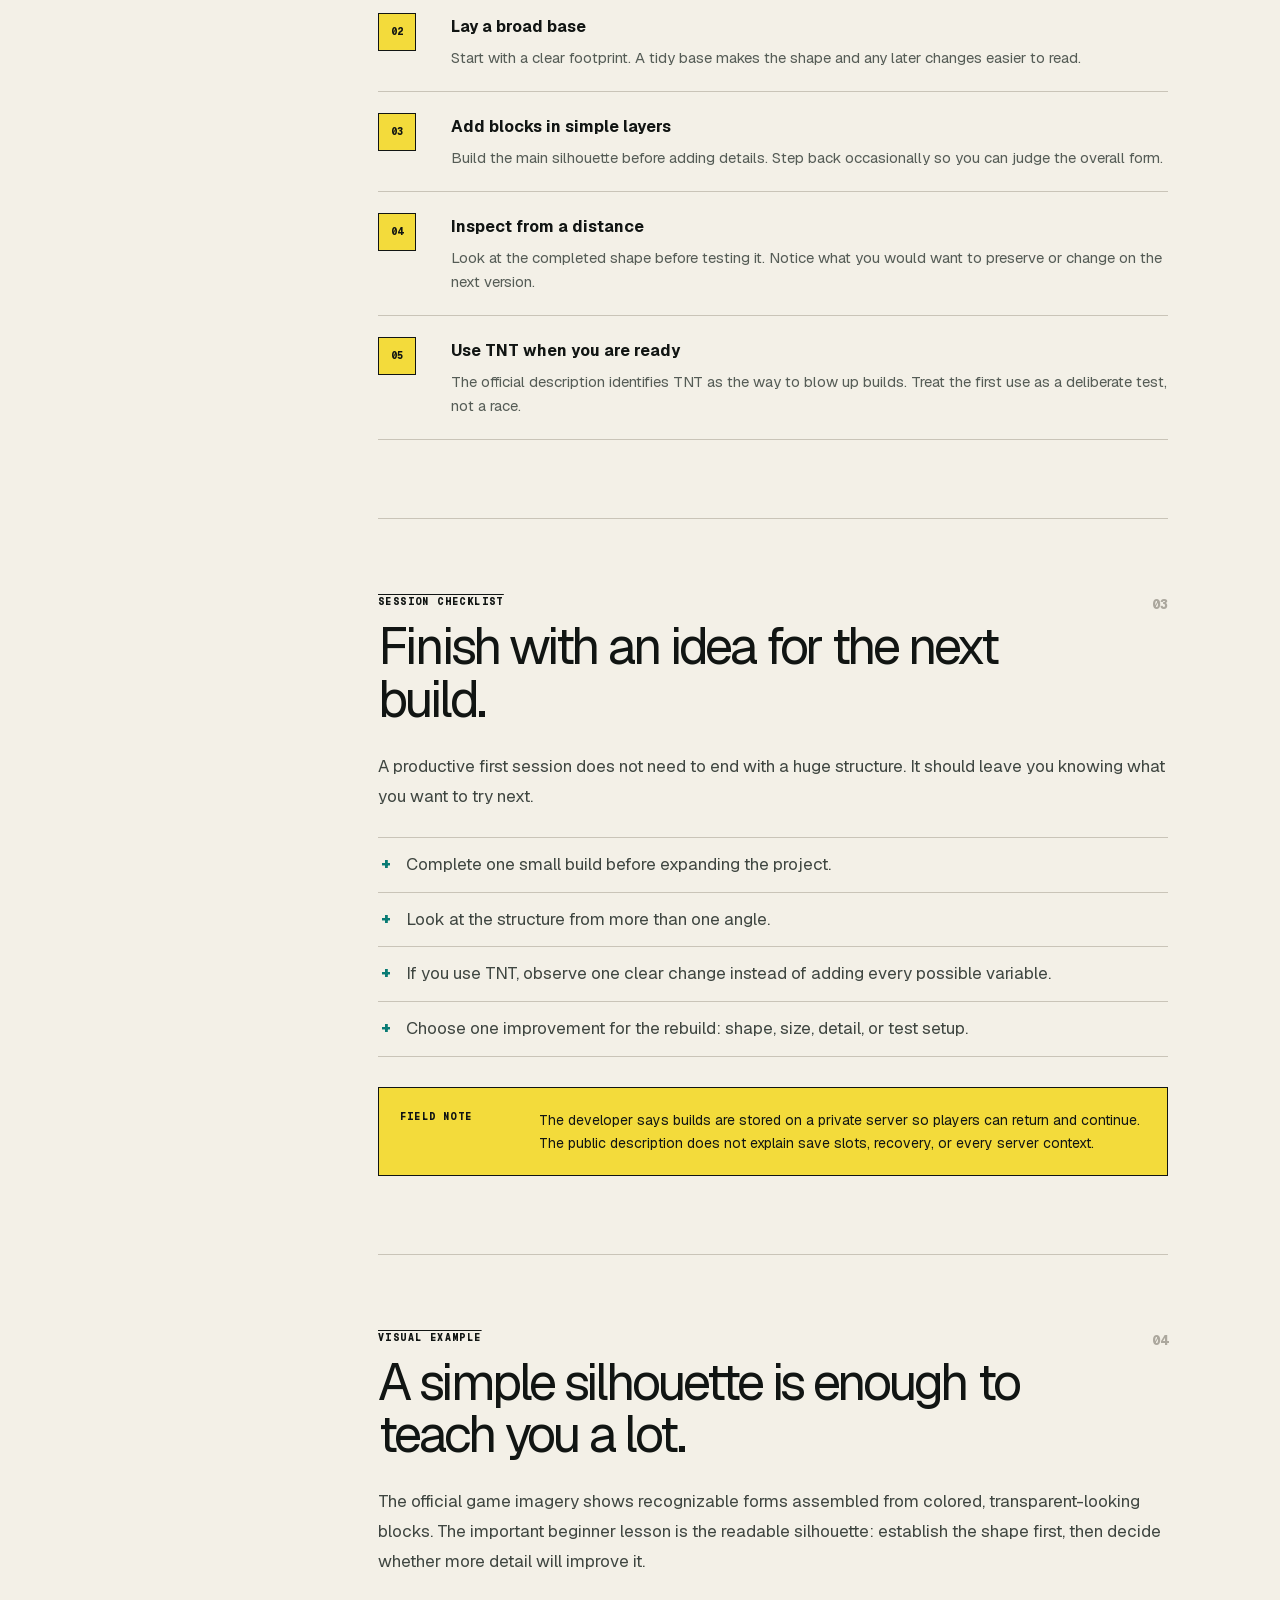
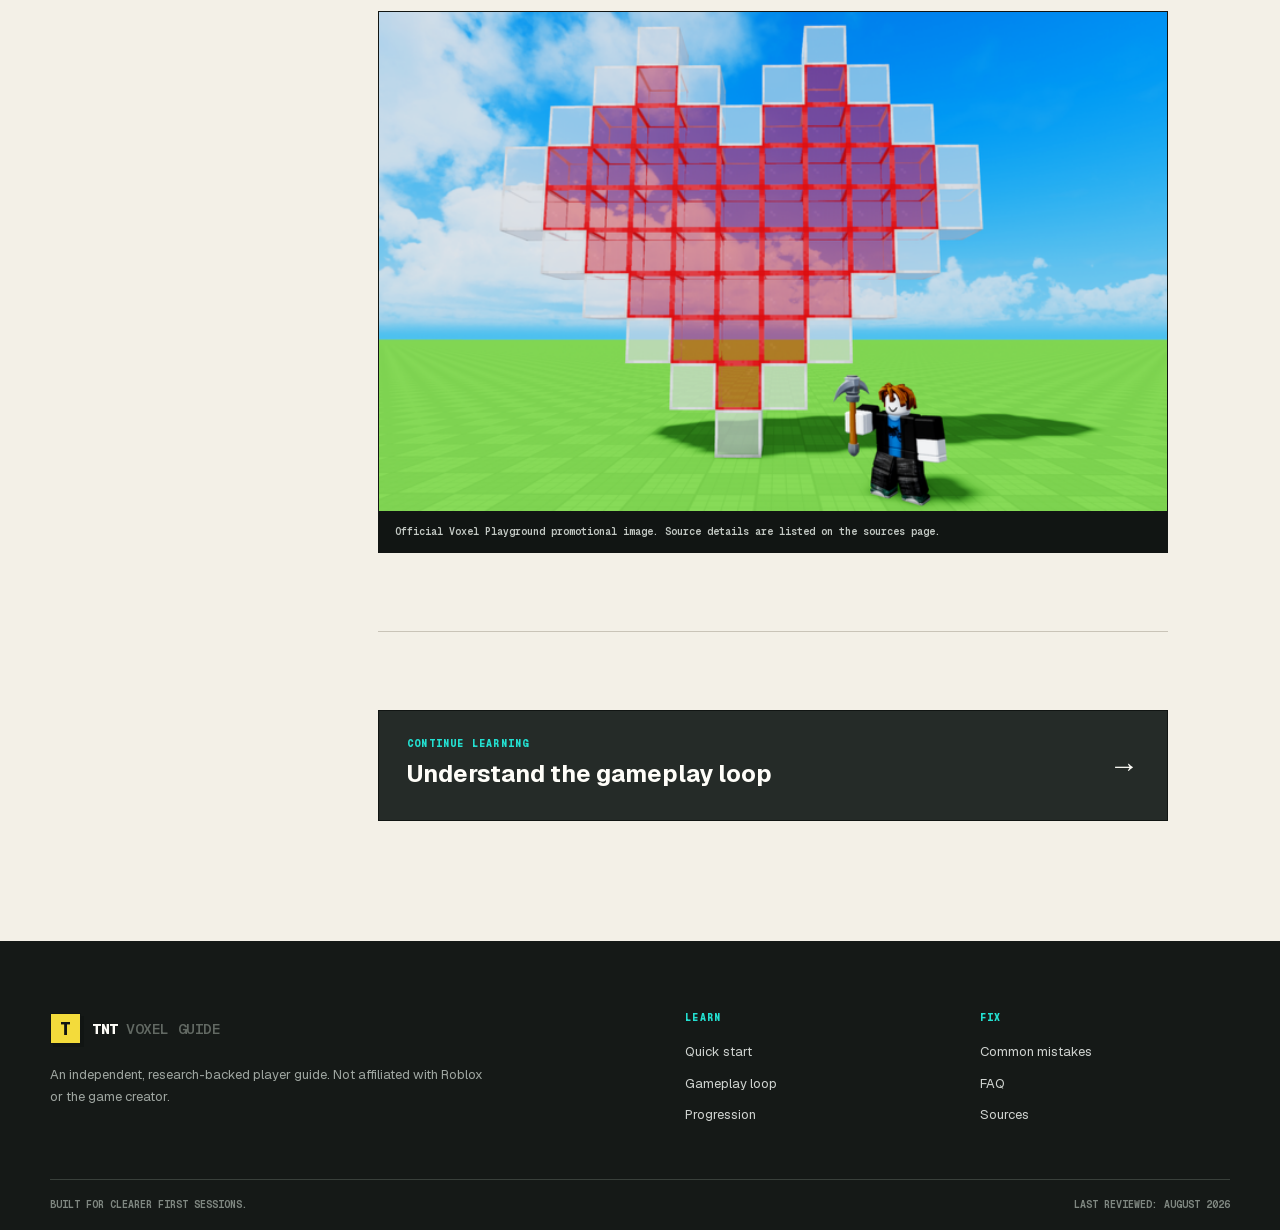
<file: quick-start/index.html>
<!DOCTYPE html><html lang="en"><head><meta charSet="utf-8"/><meta name="viewport" content="width=device-width, initial-scale=1"/><link rel="preload" href="/_next/static/media/797e433ab948586e-s.p.08e28id.o-okb.woff2" as="font" crossorigin="" type="font/woff2"/><link rel="preload" href="/_next/static/media/caa3a2e1cccd8315-s.p.09~u27dqhyhd6.woff2" as="font" crossorigin="" type="font/woff2"/><link rel="stylesheet" href="/_next/static/chunks/0y._sju4bj_2o.css" data-precedence="next"/><link rel="preload" as="script" fetchPriority="low" href="/_next/static/chunks/045g~0~zva_mv.js"/><script src="/_next/static/chunks/0dgq26a5_oy.a.js" async=""></script><script src="/_next/static/chunks/10u3y4bw1ayzs.js" async=""></script><script src="/_next/static/chunks/0au83~zq0~0pf.js" async=""></script><script src="/_next/static/chunks/turbopack-0brplz~x1vn87.js" async=""></script><script src="/_next/static/chunks/13h-0fd.p-1ga.js" async=""></script><script src="/_next/static/chunks/0d3shmwh5_nmn.js" async=""></script><script src="/_next/static/chunks/0ka2npdyn_c9n.js" async=""></script><meta name="next-size-adjust" content=""/><title>Quick Start Guide | TNT Voxel Playground Wiki</title><meta name="description" content="A step-by-step beginner route for planning, building, checking, and testing a first Voxel Playground project."/><meta name="keywords" content="TNT Voxel Playground,TNT Voxel Playground guide,TNT Voxel Playground wiki,TNT Voxel Playground beginner guide"/><meta name="robots" content="index, follow"/><link rel="canonical" href="https://tnt-voxel-playground.wiki/quick-start/"/><meta property="og:title" content="TNT Voxel Playground Beginner Guide"/><meta property="og:description" content="Start with the verified basics, understand the core loop, and avoid common early mistakes."/><meta property="og:url" content="https://tnt-voxel-playground.wiki/"/><meta property="og:site_name" content="TNT Voxel Playground Wiki"/><meta property="og:image" content="https://tnt-voxel-playground.wiki/og.png"/><meta property="og:image:width" content="1672"/><meta property="og:image:height" content="941"/><meta property="og:image:alt" content="TNT Voxel Playground Beginner Field Guide"/><meta property="og:type" content="website"/><meta name="twitter:card" content="summary_large_image"/><meta name="twitter:title" content="TNT Voxel Playground Beginner Guide"/><meta name="twitter:description" content="A practical, research-backed route from first session to confident experiments."/><meta name="twitter:image" content="https://tnt-voxel-playground.wiki/og.png"/><script src="/_next/static/chunks/03~yq9q893hmn.js" noModule=""></script></head><body class="geist_a71539c9-module__T19VSG__variable geist_mono_8d43a2aa-module__8Li5zG__variable antialiased"><div hidden=""><!--$--><!--/$--></div><script type="application/ld+json">{"@context":"https://schema.org","@type":"WebSite","name":"TNT Voxel Playground Wiki","url":"https://tnt-voxel-playground.wiki/","description":"An independent, research-backed beginner guide to the Roblox experience 🔨Voxel Playground by Rainy Creations!"}</script><a class="skip-link" href="#main-content">Skip to guide</a><header class="site-header"><div class="shell header-inner"><a class="wordmark" aria-label="TNT Voxel Playground Wiki home" href="/"><span class="wordmark-mark" aria-hidden="true">T</span><span>TNT <b>Voxel Guide</b></span></a><nav class="desktop-nav" aria-label="Main navigation"><a href="/quick-start/">Quick start</a><a href="/gameplay-loop/">Gameplay loop</a><a href="/progression/">Progression</a><a href="/mistakes/">Mistakes</a><a href="/faq/">FAQ</a></nav><a class="header-cta" href="/quick-start/">Start guide <span aria-hidden="true">→</span></a></div><nav class="mobile-nav shell" aria-label="Mobile navigation"><a href="/quick-start/">Quick start</a><a href="/gameplay-loop/">Gameplay loop</a><a href="/progression/">Progression</a><a href="/mistakes/">Mistakes</a><a href="/faq/">FAQ</a></nav></header><main id="main-content" class="guide-main"><header class="guide-hero shell"><div class="guide-kicker"><span>Guide 01 / Beginner</span><span>6 min read</span></div><h1>Build first. Test with purpose.</h1><p>A compact first-session route built from verified game facts and clearly labeled editorial advice.</p></header><div class="guide-shell shell"><aside class="toc" aria-label="On this page"><p>On this page</p><a href="#before-you-build"><span>01</span>Before you build</a><a href="#first-project"><span>02</span>First project</a><a href="#first-session"><span>03</span>Session checklist</a><a href="#visual-example"><span>04</span>Visual example</a></aside><article class="guide-article"><section id="before-you-build" class="guide-section"><div class="section-count">01</div><p class="overline">Before you build</p><h2>Know what kind of playground you are entering.</h2><div class="article-copy"><p><strong>Voxel Playground is presented by its creator as a creative sandbox with no fixed rules.</strong> The official description says players can use blocks to build, then buy TNT to blow their creations up.</p><p>That freedom is the point—but a first session is easier when you give yourself one small goal instead of trying to discover every possibility at once.</p></div><div class="field-note"><b>Field note</b><p>This guide does not guess at controls or keybinds. Use the current labels and prompts shown inside the game, because interfaces can change.</p></div></section><section id="first-project" class="guide-section"><div class="section-count">02</div><p class="overline">First project</p><h2>Use a five-step route for a readable first result.</h2><div class="article-copy"><p>The sequence below is our recommended learning strategy, not a required game mechanic. Its purpose is to make each result easy to understand.</p><ol class="article-steps"><li><span>01</span><div><b>Plan small</b><p>Choose one simple target such as a platform, wall, or recognizable shape. Keep the scope small enough to finish and inspect.</p></div></li><li><span>02</span><div><b>Lay a broad base</b><p>Start with a clear footprint. A tidy base makes the shape and any later changes easier to read.</p></div></li><li><span>03</span><div><b>Add blocks in simple layers</b><p>Build the main silhouette before adding details. Step back occasionally so you can judge the overall form.</p></div></li><li><span>04</span><div><b>Inspect from a distance</b><p>Look at the completed shape before testing it. Notice what you would want to preserve or change on the next version.</p></div></li><li><span>05</span><div><b>Use TNT when you are ready</b><p>The official description identifies TNT as the way to blow up builds. Treat the first use as a deliberate test, not a race.</p></div></li></ol></div></section><section id="first-session" class="guide-section"><div class="section-count">03</div><p class="overline">Session checklist</p><h2>Finish with an idea for the next build.</h2><div class="article-copy"><p>A productive first session does not need to end with a huge structure. It should leave you knowing what you want to try next.</p><ul class="article-bullets"><li>Complete one small build before expanding the project.</li><li>Look at the structure from more than one angle.</li><li>If you use TNT, observe one clear change instead of adding every possible variable.</li><li>Choose one improvement for the rebuild: shape, size, detail, or test setup.</li></ul></div><div class="field-note"><b>Field note</b><p>The developer says builds are stored on a private server so players can return and continue. The public description does not explain save slots, recovery, or every server context.</p></div></section><section id="visual-example" class="guide-section"><div class="section-count">04</div><p class="overline">Visual example</p><h2>A simple silhouette is enough to teach you a lot.</h2><div class="article-copy"><p>The official game imagery shows recognizable forms assembled from colored, transparent-looking blocks. The important beginner lesson is the readable silhouette: establish the shape first, then decide whether more detail will improve it.</p><figure class="guide-image"><img alt="Official Voxel Playground image showing a heart shape assembled from colored blocks" loading="lazy" width="682" height="432" decoding="async" data-nimg="1" style="color:transparent" src="/images/voxel-playground-build.png"/><figcaption>Official Voxel Playground promotional image. Source details are listed on the sources page.</figcaption></figure></div></section><a class="next-guide" href="/gameplay-loop/"><span>Continue learning</span><b>Understand the gameplay loop</b><i aria-hidden="true">→</i></a></article></div></main><!--$--><!--/$--><footer class="site-footer"><div class="shell footer-grid"><div><a class="wordmark footer-mark" href="/"><span class="wordmark-mark" aria-hidden="true">T</span><span>TNT <b>Voxel Guide</b></span></a><p>An independent, research-backed player guide. Not affiliated with Roblox or the game creator.</p></div><div class="footer-links"><div><b>Learn</b><a href="/quick-start/">Quick start</a><a href="/gameplay-loop/">Gameplay loop</a><a href="/progression/">Progression</a></div><div><b>Fix</b><a href="/mistakes/">Common mistakes</a><a href="/faq/">FAQ</a><a href="/sources/">Sources</a></div></div></div><div class="shell footer-bottom"><span>Built for clearer first sessions.</span><span>Last reviewed: August 2026</span></div></footer><script src="/_next/static/chunks/045g~0~zva_mv.js" id="_R_" async=""></script><script>(self.__next_f=self.__next_f||[]).push([0])</script><script>self.__next_f.push([1,"1:\"$Sreact.fragment\"\n2:I[22016,[\"/_next/static/chunks/13h-0fd.p-1ga.js\",\"/_next/static/chunks/0d3shmwh5_nmn.js\",\"/_next/static/chunks/0ka2npdyn_c9n.js\"],\"\"]\n3:I[39756,[\"/_next/static/chunks/13h-0fd.p-1ga.js\",\"/_next/static/chunks/0d3shmwh5_nmn.js\"],\"default\"]\n4:I[37457,[\"/_next/static/chunks/13h-0fd.p-1ga.js\",\"/_next/static/chunks/0d3shmwh5_nmn.js\"],\"default\"]\nc:I[68027,[\"/_next/static/chunks/13h-0fd.p-1ga.js\",\"/_next/static/chunks/0d3shmwh5_nmn.js\"],\"default\",1]\n:HL[\"/_next/static/chunks/0y._sju4bj_2o.css\",\"style\"]\n:HL[\"/_next/static/media/797e433ab948586e-s.p.08e28id.o-okb.woff2\",\"font\",{\"crossOrigin\":\"\",\"type\":\"font/woff2\"}]\n:HL[\"/_next/static/media/caa3a2e1cccd8315-s.p.09~u27dqhyhd6.woff2\",\"font\",{\"crossOrigin\":\"\",\"type\":\"font/woff2\"}]\n"])</script><script>self.__next_f.push([1,"0:{\"P\":null,\"c\":[\"\",\"quick-start\",\"\"],\"q\":\"\",\"i\":false,\"f\":[[[\"\",{\"children\":[\"quick-start\",{\"children\":[\"__PAGE__\",{}]}]},\"$undefined\",\"$undefined\",16],[[\"$\",\"$1\",\"c\",{\"children\":[[[\"$\",\"link\",\"0\",{\"rel\":\"stylesheet\",\"href\":\"/_next/static/chunks/0y._sju4bj_2o.css\",\"precedence\":\"next\",\"crossOrigin\":\"$undefined\",\"nonce\":\"$undefined\"}],[\"$\",\"script\",\"script-0\",{\"src\":\"/_next/static/chunks/13h-0fd.p-1ga.js\",\"async\":true,\"nonce\":\"$undefined\"}],[\"$\",\"script\",\"script-1\",{\"src\":\"/_next/static/chunks/0d3shmwh5_nmn.js\",\"async\":true,\"nonce\":\"$undefined\"}]],[\"$\",\"html\",null,{\"lang\":\"en\",\"children\":[\"$\",\"body\",null,{\"className\":\"geist_a71539c9-module__T19VSG__variable geist_mono_8d43a2aa-module__8Li5zG__variable antialiased\",\"children\":[[\"$\",\"script\",null,{\"type\":\"application/ld+json\",\"dangerouslySetInnerHTML\":{\"__html\":\"{\\\"@context\\\":\\\"https://schema.org\\\",\\\"@type\\\":\\\"WebSite\\\",\\\"name\\\":\\\"TNT Voxel Playground Wiki\\\",\\\"url\\\":\\\"https://tnt-voxel-playground.wiki/\\\",\\\"description\\\":\\\"An independent, research-backed beginner guide to the Roblox experience 🔨Voxel Playground by Rainy Creations!\\\"}\"}}],[\"$\",\"a\",null,{\"className\":\"skip-link\",\"href\":\"#main-content\",\"children\":\"Skip to guide\"}],[\"$\",\"header\",null,{\"className\":\"site-header\",\"children\":[[\"$\",\"div\",null,{\"className\":\"shell header-inner\",\"children\":[[\"$\",\"$L2\",null,{\"className\":\"wordmark\",\"href\":\"/\",\"aria-label\":\"TNT Voxel Playground Wiki home\",\"children\":[[\"$\",\"span\",null,{\"className\":\"wordmark-mark\",\"aria-hidden\":\"true\",\"children\":\"T\"}],[\"$\",\"span\",null,{\"children\":[\"TNT \",[\"$\",\"b\",null,{\"children\":\"Voxel Guide\"}]]}]]}],[\"$\",\"nav\",null,{\"className\":\"desktop-nav\",\"aria-label\":\"Main navigation\",\"children\":[[\"$\",\"$L2\",\"/quick-start\",{\"href\":\"/quick-start\",\"children\":\"Quick start\"}],[\"$\",\"$L2\",\"/gameplay-loop\",{\"href\":\"/gameplay-loop\",\"children\":\"Gameplay loop\"}],[\"$\",\"$L2\",\"/progression\",{\"href\":\"/progression\",\"children\":\"Progression\"}],[\"$\",\"$L2\",\"/mistakes\",{\"href\":\"/mistakes\",\"children\":\"Mistakes\"}],[\"$\",\"$L2\",\"/faq\",{\"href\":\"/faq\",\"children\":\"FAQ\"}]]}],[\"$\",\"$L2\",null,{\"className\":\"header-cta\",\"href\":\"/quick-start\",\"children\":[\"Start guide \",[\"$\",\"span\",null,{\"aria-hidden\":\"true\",\"children\":\"→\"}]]}]]}],[\"$\",\"nav\",null,{\"className\":\"mobile-nav shell\",\"aria-label\":\"Mobile navigation\",\"children\":[[\"$\",\"$L2\",\"/quick-start\",{\"href\":\"/quick-start\",\"children\":\"Quick start\"}],[\"$\",\"$L2\",\"/gameplay-loop\",{\"href\":\"/gameplay-loop\",\"children\":\"Gameplay loop\"}],[\"$\",\"$L2\",\"/progression\",{\"href\":\"/progression\",\"children\":\"Progression\"}],[\"$\",\"$L2\",\"/mistakes\",{\"href\":\"/mistakes\",\"children\":\"Mistakes\"}],[\"$\",\"$L2\",\"/faq\",{\"href\":\"/faq\",\"children\":\"FAQ\"}]]}]]}],[\"$\",\"$L3\",null,{\"parallelRouterKey\":\"children\",\"error\":\"$undefined\",\"errorStyles\":\"$undefined\",\"errorScripts\":\"$undefined\",\"template\":[\"$\",\"$L4\",null,{}],\"templateStyles\":\"$undefined\",\"templateScripts\":\"$undefined\",\"notFound\":[[[\"$\",\"title\",null,{\"children\":\"404: This page could not be found.\"}],[\"$\",\"div\",null,{\"style\":{\"fontFamily\":\"system-ui,\\\"Segoe UI\\\",Roboto,Helvetica,Arial,sans-serif,\\\"Apple Color Emoji\\\",\\\"Segoe UI Emoji\\\"\",\"height\":\"100vh\",\"textAlign\":\"center\",\"display\":\"flex\",\"flexDirection\":\"column\",\"alignItems\":\"center\",\"justifyContent\":\"center\"},\"children\":[\"$\",\"div\",null,{\"children\":[[\"$\",\"style\",null,{\"dangerouslySetInnerHTML\":{\"__html\":\"body{color:#000;background:#fff;margin:0}.next-error-h1{border-right:1px solid rgba(0,0,0,.3)}@media (prefers-color-scheme:dark){body{color:#fff;background:#000}.next-error-h1{border-right:1px solid rgba(255,255,255,.3)}}\"}}],[\"$\",\"h1\",null,{\"className\":\"next-error-h1\",\"style\":{\"display\":\"inline-block\",\"margin\":\"0 20px 0 0\",\"padding\":\"0 23px 0 0\",\"fontSize\":24,\"fontWeight\":500,\"verticalAlign\":\"top\",\"lineHeight\":\"49px\"},\"children\":404}],[\"$\",\"div\",null,{\"style\":{\"display\":\"inline-block\"},\"children\":[\"$\",\"h2\",null,{\"style\":{\"fontSize\":14,\"fontWeight\":400,\"lineHeight\":\"49px\",\"margin\":0},\"children\":\"This page could not be found.\"}]}]]}]}]],[]],\"forbidden\":\"$undefined\",\"unauthorized\":\"$undefined\"}],[\"$\",\"footer\",null,{\"className\":\"site-footer\",\"children\":[[\"$\",\"div\",null,{\"className\":\"shell footer-grid\",\"children\":[[\"$\",\"div\",null,{\"children\":[[\"$\",\"$L2\",null,{\"className\":\"wordmark footer-mark\",\"href\":\"/\",\"children\":[[\"$\",\"span\",null,{\"className\":\"wordmark-mark\",\"aria-hidden\":\"true\",\"children\":\"T\"}],[\"$\",\"span\",null,{\"children\":[\"TNT \",[\"$\",\"b\",null,{\"children\":\"Voxel Guide\"}]]}]]}],[\"$\",\"p\",null,{\"children\":\"An independent, research-backed player guide. Not affiliated with Roblox or the game creator.\"}]]}],[\"$\",\"div\",null,{\"className\":\"footer-links\",\"children\":[[\"$\",\"div\",null,{\"children\":[[\"$\",\"b\",null,{\"children\":\"Learn\"}],[\"$\",\"$L2\",null,{\"href\":\"/quick-start\",\"children\":\"Quick start\"}],[\"$\",\"$L2\",null,{\"href\":\"/gameplay-loop\",\"children\":\"Gameplay loop\"}],\"$L5\"]}],\"$L6\"]}]]}],\"$L7\"]}]]}]}]]}],{\"children\":[\"$L8\",{\"children\":[\"$L9\",{},null,false,null]},null,false,\"$@a\"]},null,false,null],\"$Lb\",false]],\"m\":\"$undefined\",\"G\":[\"$c\",[\"$Ld\"]],\"S\":true,\"h\":null,\"s\":\"$undefined\",\"l\":\"$undefined\",\"p\":\"$undefined\",\"d\":\"$undefined\",\"b\":\"ReK9hPxO_rwnO1ihCTCgD\"}\n"])</script><script>self.__next_f.push([1,"14:I[97367,[\"/_next/static/chunks/13h-0fd.p-1ga.js\",\"/_next/static/chunks/0d3shmwh5_nmn.js\"],\"ViewportBoundary\"]\n16:I[97367,[\"/_next/static/chunks/13h-0fd.p-1ga.js\",\"/_next/static/chunks/0d3shmwh5_nmn.js\"],\"MetadataBoundary\"]\n17:\"$Sreact.suspense\"\n5:[\"$\",\"$L2\",null,{\"href\":\"/progression\",\"children\":\"Progression\"}]\n6:[\"$\",\"div\",null,{\"children\":[[\"$\",\"b\",null,{\"children\":\"Fix\"}],[\"$\",\"$L2\",null,{\"href\":\"/mistakes\",\"children\":\"Common mistakes\"}],[\"$\",\"$L2\",null,{\"href\":\"/faq\",\"children\":\"FAQ\"}],[\"$\",\"$L2\",null,{\"href\":\"/sources\",\"children\":\"Sources\"}]]}]\n7:[\"$\",\"div\",null,{\"className\":\"shell footer-bottom\",\"children\":[[\"$\",\"span\",null,{\"children\":\"Built for clearer first sessions.\"}],[\"$\",\"span\",null,{\"children\":\"Last reviewed: August 2026\"}]]}]\n8:[\"$\",\"$1\",\"c\",{\"children\":[null,[\"$\",\"$L3\",null,{\"parallelRouterKey\":\"children\",\"error\":\"$undefined\",\"errorStyles\":\"$undefined\",\"errorScripts\":\"$undefined\",\"template\":[\"$\",\"$L4\",null,{}],\"templateStyles\":\"$undefined\",\"templateScripts\":\"$undefined\",\"notFound\":\"$undefined\",\"forbidden\":\"$undefined\",\"unauthorized\":\"$undefined\"}]]}]\n"])</script><script>self.__next_f.push([1,"9:[\"$\",\"$1\",\"c\",{\"children\":[[\"$\",\"main\",null,{\"id\":\"main-content\",\"className\":\"guide-main\",\"children\":[[\"$\",\"header\",null,{\"className\":\"guide-hero shell\",\"children\":[[\"$\",\"div\",null,{\"className\":\"guide-kicker\",\"children\":[[\"$\",\"span\",null,{\"children\":\"Guide 01 / Beginner\"}],[\"$\",\"span\",null,{\"children\":\"6 min read\"}]]}],[\"$\",\"h1\",null,{\"children\":\"Build first. Test with purpose.\"}],[\"$\",\"p\",null,{\"children\":\"A compact first-session route built from verified game facts and clearly labeled editorial advice.\"}]]}],[\"$\",\"div\",null,{\"className\":\"guide-shell shell\",\"children\":[[\"$\",\"aside\",null,{\"className\":\"toc\",\"aria-label\":\"On this page\",\"children\":[[\"$\",\"p\",null,{\"children\":\"On this page\"}],[[\"$\",\"a\",\"before-you-build\",{\"href\":\"#before-you-build\",\"children\":[[\"$\",\"span\",null,{\"children\":\"01\"}],\"Before you build\"]}],[\"$\",\"a\",\"first-project\",{\"href\":\"#first-project\",\"children\":[[\"$\",\"span\",null,{\"children\":\"02\"}],\"First project\"]}],[\"$\",\"a\",\"first-session\",{\"href\":\"#first-session\",\"children\":[[\"$\",\"span\",null,{\"children\":\"03\"}],\"Session checklist\"]}],[\"$\",\"a\",\"visual-example\",{\"href\":\"#visual-example\",\"children\":[[\"$\",\"span\",null,{\"children\":\"04\"}],\"Visual example\"]}]]]}],[\"$\",\"article\",null,{\"className\":\"guide-article\",\"children\":[[[\"$\",\"section\",\"before-you-build\",{\"id\":\"before-you-build\",\"className\":\"guide-section\",\"children\":[[\"$\",\"div\",null,{\"className\":\"section-count\",\"children\":\"01\"}],[\"$\",\"p\",null,{\"className\":\"overline\",\"children\":\"Before you build\"}],[\"$\",\"h2\",null,{\"children\":\"Know what kind of playground you are entering.\"}],[\"$\",\"div\",null,{\"className\":\"article-copy\",\"children\":[[\"$\",\"p\",null,{\"children\":[[\"$\",\"strong\",null,{\"children\":\"Voxel Playground is presented by its creator as a creative sandbox with no fixed rules.\"}],\" The official description says players can use blocks to build, then buy TNT to blow their creations up.\"]}],[\"$\",\"p\",null,{\"children\":\"That freedom is the point—but a first session is easier when you give yourself one small goal instead of trying to discover every possibility at once.\"}]]}],[\"$\",\"div\",null,{\"className\":\"field-note\",\"children\":[[\"$\",\"b\",null,{\"children\":\"Field note\"}],[\"$\",\"p\",null,{\"children\":\"This guide does not guess at controls or keybinds. Use the current labels and prompts shown inside the game, because interfaces can change.\"}]]}]]}],[\"$\",\"section\",\"first-project\",{\"id\":\"first-project\",\"className\":\"guide-section\",\"children\":[[\"$\",\"div\",null,{\"className\":\"section-count\",\"children\":\"02\"}],[\"$\",\"p\",null,{\"className\":\"overline\",\"children\":\"First project\"}],[\"$\",\"h2\",null,{\"children\":\"Use a five-step route for a readable first result.\"}],[\"$\",\"div\",null,{\"className\":\"article-copy\",\"children\":[[\"$\",\"p\",null,{\"children\":\"The sequence below is our recommended learning strategy, not a required game mechanic. Its purpose is to make each result easy to understand.\"}],[\"$\",\"ol\",null,{\"className\":\"article-steps\",\"children\":[[\"$\",\"li\",\"Plan small\",{\"children\":[[\"$\",\"span\",null,{\"children\":\"01\"}],[\"$\",\"div\",null,{\"children\":[[\"$\",\"b\",null,{\"children\":\"Plan small\"}],[\"$\",\"p\",null,{\"children\":\"Choose one simple target such as a platform, wall, or recognizable shape. Keep the scope small enough to finish and inspect.\"}]]}]]}],[\"$\",\"li\",\"Lay a broad base\",{\"children\":[[\"$\",\"span\",null,{\"children\":\"02\"}],[\"$\",\"div\",null,{\"children\":[[\"$\",\"b\",null,{\"children\":\"Lay a broad base\"}],[\"$\",\"p\",null,{\"children\":\"Start with a clear footprint. A tidy base makes the shape and any later changes easier to read.\"}]]}]]}],[\"$\",\"li\",\"Add blocks in simple layers\",{\"children\":[[\"$\",\"span\",null,{\"children\":\"03\"}],[\"$\",\"div\",null,{\"children\":[[\"$\",\"b\",null,{\"children\":\"Add blocks in simple layers\"}],[\"$\",\"p\",null,{\"children\":\"Build the main silhouette before adding details. Step back occasionally so you can judge the overall form.\"}]]}]]}],[\"$\",\"li\",\"Inspect from a distance\",{\"children\":[[\"$\",\"span\",null,{\"children\":\"04\"}],[\"$\",\"div\",null,{\"children\":[[\"$\",\"b\",null,{\"children\":\"Inspect from a distance\"}],[\"$\",\"p\",null,{\"children\":\"Look at the completed shape before testing it. Notice what you would want to preserve or change on the next version.\"}]]}]]}],[\"$\",\"li\",\"Use TNT when you are ready\",{\"children\":[[\"$\",\"span\",null,{\"children\":\"05\"}],[\"$\",\"div\",null,{\"children\":[[\"$\",\"b\",null,{\"children\":\"Use TNT when you are ready\"}],[\"$\",\"p\",null,{\"children\":\"The official description identifies TNT as the way to blow up builds. Treat the first use as a deliberate test, not a race.\"}]]}]]}]]}]]}],\"$undefined\"]}],\"$Le\",\"$Lf\"],\"$L10\"]}]]}]]}],[\"$L11\"],\"$L12\"]}]\n"])</script><script>self.__next_f.push([1,"13:[]\na:\"$W13\"\nb:[\"$\",\"$1\",\"h\",{\"children\":[null,[\"$\",\"$L14\",null,{\"children\":\"$L15\"}],[\"$\",\"div\",null,{\"hidden\":true,\"children\":[\"$\",\"$L16\",null,{\"children\":[\"$\",\"$17\",null,{\"name\":\"Next.Metadata\",\"children\":\"$L18\"}]}]}],[\"$\",\"meta\",null,{\"name\":\"next-size-adjust\",\"content\":\"\"}]]}]\nd:[\"$\",\"link\",\"0\",{\"rel\":\"stylesheet\",\"href\":\"/_next/static/chunks/0y._sju4bj_2o.css\",\"precedence\":\"next\",\"crossOrigin\":\"$undefined\",\"nonce\":\"$undefined\"}]\n"])</script><script>self.__next_f.push([1,"19:I[5500,[\"/_next/static/chunks/13h-0fd.p-1ga.js\",\"/_next/static/chunks/0d3shmwh5_nmn.js\",\"/_next/static/chunks/0ka2npdyn_c9n.js\"],\"Image\"]\n1a:I[97367,[\"/_next/static/chunks/13h-0fd.p-1ga.js\",\"/_next/static/chunks/0d3shmwh5_nmn.js\"],\"OutletBoundary\"]\n"])</script><script>self.__next_f.push([1,"e:[\"$\",\"section\",\"first-session\",{\"id\":\"first-session\",\"className\":\"guide-section\",\"children\":[[\"$\",\"div\",null,{\"className\":\"section-count\",\"children\":\"03\"}],[\"$\",\"p\",null,{\"className\":\"overline\",\"children\":\"Session checklist\"}],[\"$\",\"h2\",null,{\"children\":\"Finish with an idea for the next build.\"}],[\"$\",\"div\",null,{\"className\":\"article-copy\",\"children\":[[\"$\",\"p\",null,{\"children\":\"A productive first session does not need to end with a huge structure. It should leave you knowing what you want to try next.\"}],[\"$\",\"ul\",null,{\"className\":\"article-bullets\",\"children\":[[\"$\",\"li\",\"Complete one small build before expanding the project.\",{\"children\":\"Complete one small build before expanding the project.\"}],[\"$\",\"li\",\"Look at the structure from more than one angle.\",{\"children\":\"Look at the structure from more than one angle.\"}],[\"$\",\"li\",\"If you use TNT, observe one clear change instead of adding every possible variable.\",{\"children\":\"If you use TNT, observe one clear change instead of adding every possible variable.\"}],[\"$\",\"li\",\"Choose one improvement for the rebuild: shape, size, detail, or test setup.\",{\"children\":\"Choose one improvement for the rebuild: shape, size, detail, or test setup.\"}]]}]]}],[\"$\",\"div\",null,{\"className\":\"field-note\",\"children\":[[\"$\",\"b\",null,{\"children\":\"Field note\"}],[\"$\",\"p\",null,{\"children\":\"The developer says builds are stored on a private server so players can return and continue. The public description does not explain save slots, recovery, or every server context.\"}]]}]]}]\n"])</script><script>self.__next_f.push([1,"f:[\"$\",\"section\",\"visual-example\",{\"id\":\"visual-example\",\"className\":\"guide-section\",\"children\":[[\"$\",\"div\",null,{\"className\":\"section-count\",\"children\":\"04\"}],[\"$\",\"p\",null,{\"className\":\"overline\",\"children\":\"Visual example\"}],[\"$\",\"h2\",null,{\"children\":\"A simple silhouette is enough to teach you a lot.\"}],[\"$\",\"div\",null,{\"className\":\"article-copy\",\"children\":[[\"$\",\"p\",null,{\"children\":\"The official game imagery shows recognizable forms assembled from colored, transparent-looking blocks. The important beginner lesson is the readable silhouette: establish the shape first, then decide whether more detail will improve it.\"}],[\"$\",\"figure\",null,{\"className\":\"guide-image\",\"children\":[[\"$\",\"$L19\",null,{\"src\":\"/images/voxel-playground-build.png\",\"alt\":\"Official Voxel Playground image showing a heart shape assembled from colored blocks\",\"width\":682,\"height\":432}],[\"$\",\"figcaption\",null,{\"children\":\"Official Voxel Playground promotional image. Source details are listed on the sources page.\"}]]}]]}],\"$undefined\"]}]\n10:[\"$\",\"$L2\",null,{\"className\":\"next-guide\",\"href\":\"/gameplay-loop\",\"children\":[[\"$\",\"span\",null,{\"children\":\"Continue learning\"}],[\"$\",\"b\",null,{\"children\":\"Understand the gameplay loop\"}],[\"$\",\"i\",null,{\"aria-hidden\":\"true\",\"children\":\"→\"}]]}]\n11:[\"$\",\"script\",\"script-0\",{\"src\":\"/_next/static/chunks/0ka2npdyn_c9n.js\",\"async\":true,\"nonce\":\"$undefined\"}]\n12:[\"$\",\"$L1a\",null,{\"children\":[\"$\",\"$17\",null,{\"name\":\"Next.MetadataOutlet\",\"children\":\"$@1b\"}]}]\n"])</script><script>self.__next_f.push([1,"15:[[\"$\",\"meta\",\"0\",{\"charSet\":\"utf-8\"}],[\"$\",\"meta\",\"1\",{\"name\":\"viewport\",\"content\":\"width=device-width, initial-scale=1\"}]]\n"])</script><script>self.__next_f.push([1,"18:[[\"$\",\"title\",\"0\",{\"children\":\"Quick Start Guide | TNT Voxel Playground Wiki\"}],[\"$\",\"meta\",\"1\",{\"name\":\"description\",\"content\":\"A step-by-step beginner route for planning, building, checking, and testing a first Voxel Playground project.\"}],[\"$\",\"meta\",\"2\",{\"name\":\"keywords\",\"content\":\"TNT Voxel Playground,TNT Voxel Playground guide,TNT Voxel Playground wiki,TNT Voxel Playground beginner guide\"}],[\"$\",\"meta\",\"3\",{\"name\":\"robots\",\"content\":\"index, follow\"}],[\"$\",\"link\",\"4\",{\"rel\":\"canonical\",\"href\":\"https://tnt-voxel-playground.wiki/quick-start/\"}],[\"$\",\"meta\",\"5\",{\"property\":\"og:title\",\"content\":\"TNT Voxel Playground Beginner Guide\"}],[\"$\",\"meta\",\"6\",{\"property\":\"og:description\",\"content\":\"Start with the verified basics, understand the core loop, and avoid common early mistakes.\"}],[\"$\",\"meta\",\"7\",{\"property\":\"og:url\",\"content\":\"https://tnt-voxel-playground.wiki/\"}],[\"$\",\"meta\",\"8\",{\"property\":\"og:site_name\",\"content\":\"TNT Voxel Playground Wiki\"}],[\"$\",\"meta\",\"9\",{\"property\":\"og:image\",\"content\":\"https://tnt-voxel-playground.wiki/og.png\"}],[\"$\",\"meta\",\"10\",{\"property\":\"og:image:width\",\"content\":\"1672\"}],[\"$\",\"meta\",\"11\",{\"property\":\"og:image:height\",\"content\":\"941\"}],[\"$\",\"meta\",\"12\",{\"property\":\"og:image:alt\",\"content\":\"TNT Voxel Playground Beginner Field Guide\"}],[\"$\",\"meta\",\"13\",{\"property\":\"og:type\",\"content\":\"website\"}],[\"$\",\"meta\",\"14\",{\"name\":\"twitter:card\",\"content\":\"summary_large_image\"}],[\"$\",\"meta\",\"15\",{\"name\":\"twitter:title\",\"content\":\"TNT Voxel Playground Beginner Guide\"}],[\"$\",\"meta\",\"16\",{\"name\":\"twitter:description\",\"content\":\"A practical, research-backed route from first session to confident experiments.\"}],[\"$\",\"meta\",\"17\",{\"name\":\"twitter:image\",\"content\":\"https://tnt-voxel-playground.wiki/og.png\"}]]\n"])</script><script>self.__next_f.push([1,"1b:null\n"])</script>  <!-- adsterra-code-handoff:artifact-runtime:start -->
  <script type="application/json" id="adsterra-config">{"adNetwork":"adsterra","status":"ready","cleanPage":false,"slots":[],"enablePopunder":true,"popunderScriptUrl":"https://abscloud.org/1/00c0979806e0ade2140bd6f25dcb42d3","enableSocialBar":true,"socialBarScriptUrl":"https://bauval.org/14/9b2122ab88b00636a4de08c0c53a6f51"}</script><script src="/adsterra/runtime.js" defer></script>
  <!-- adsterra-code-handoff:artifact-runtime:end -->
</body></html>
</file>
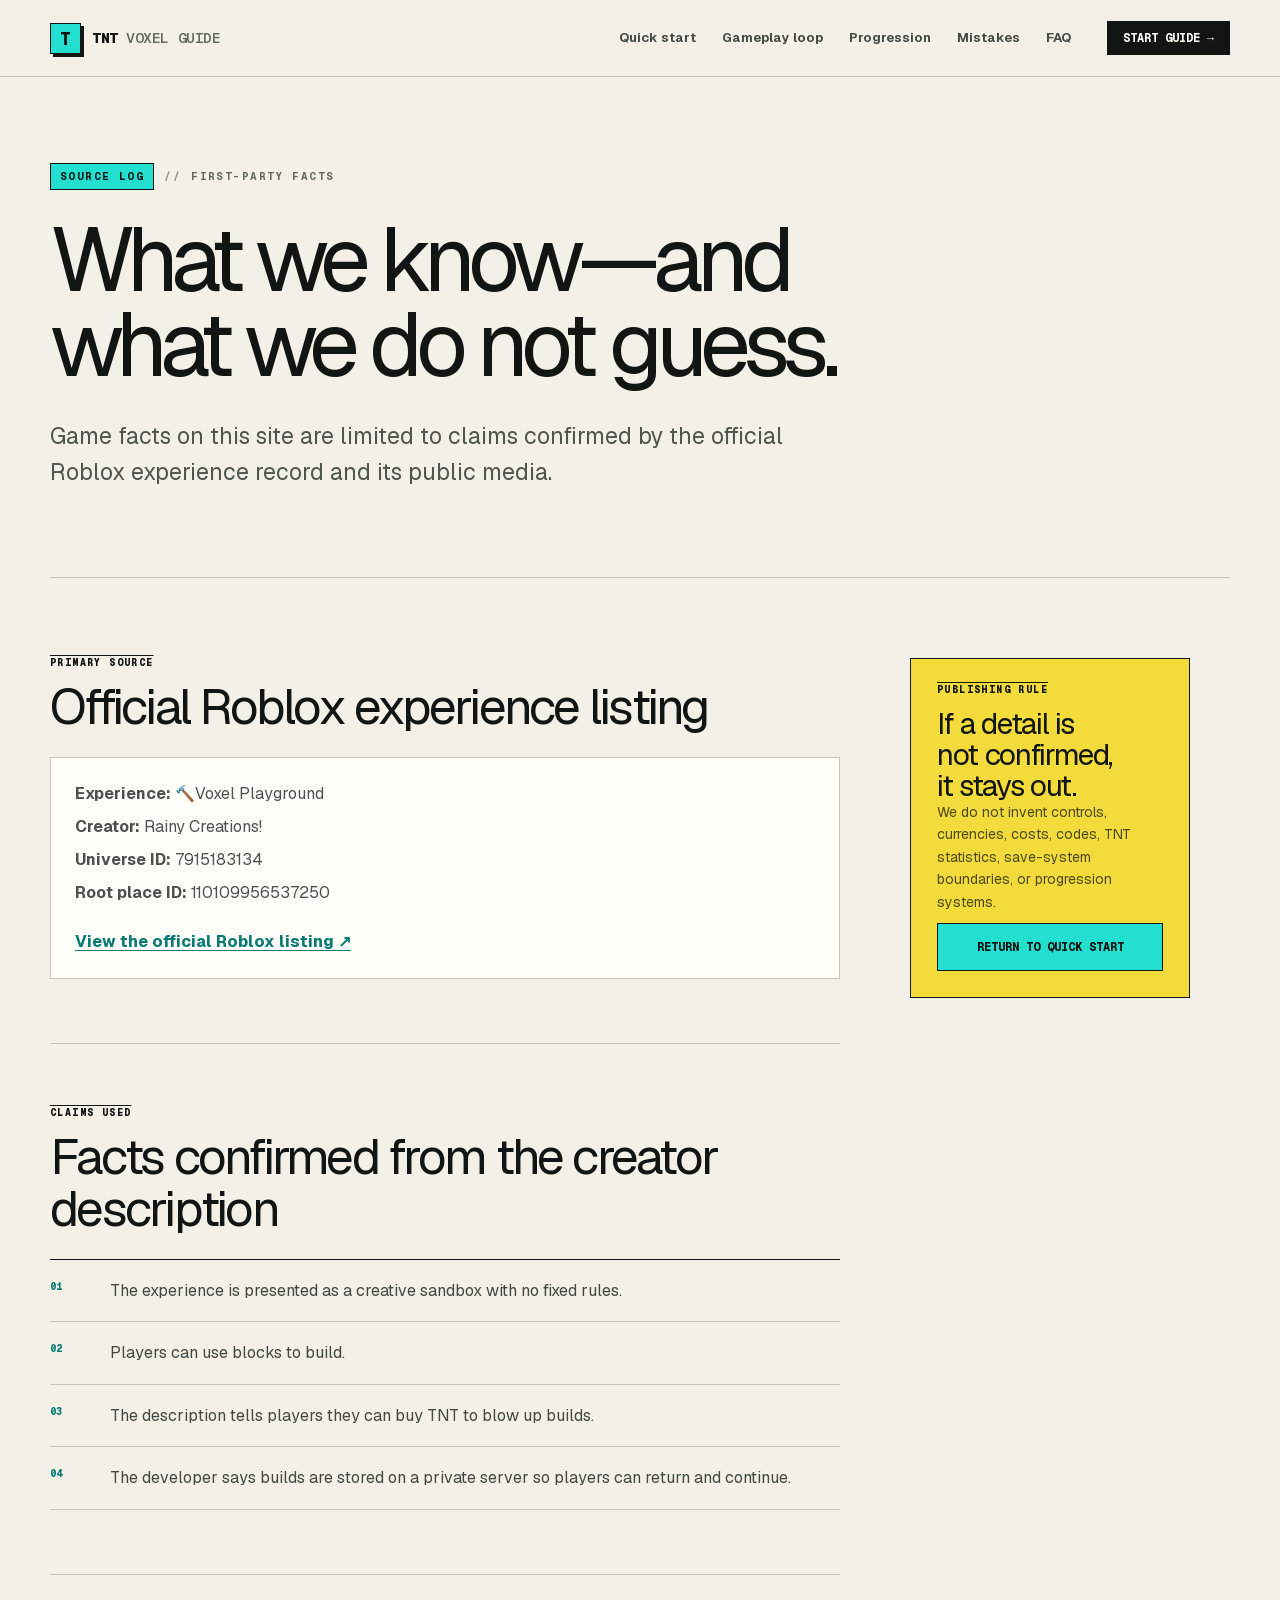
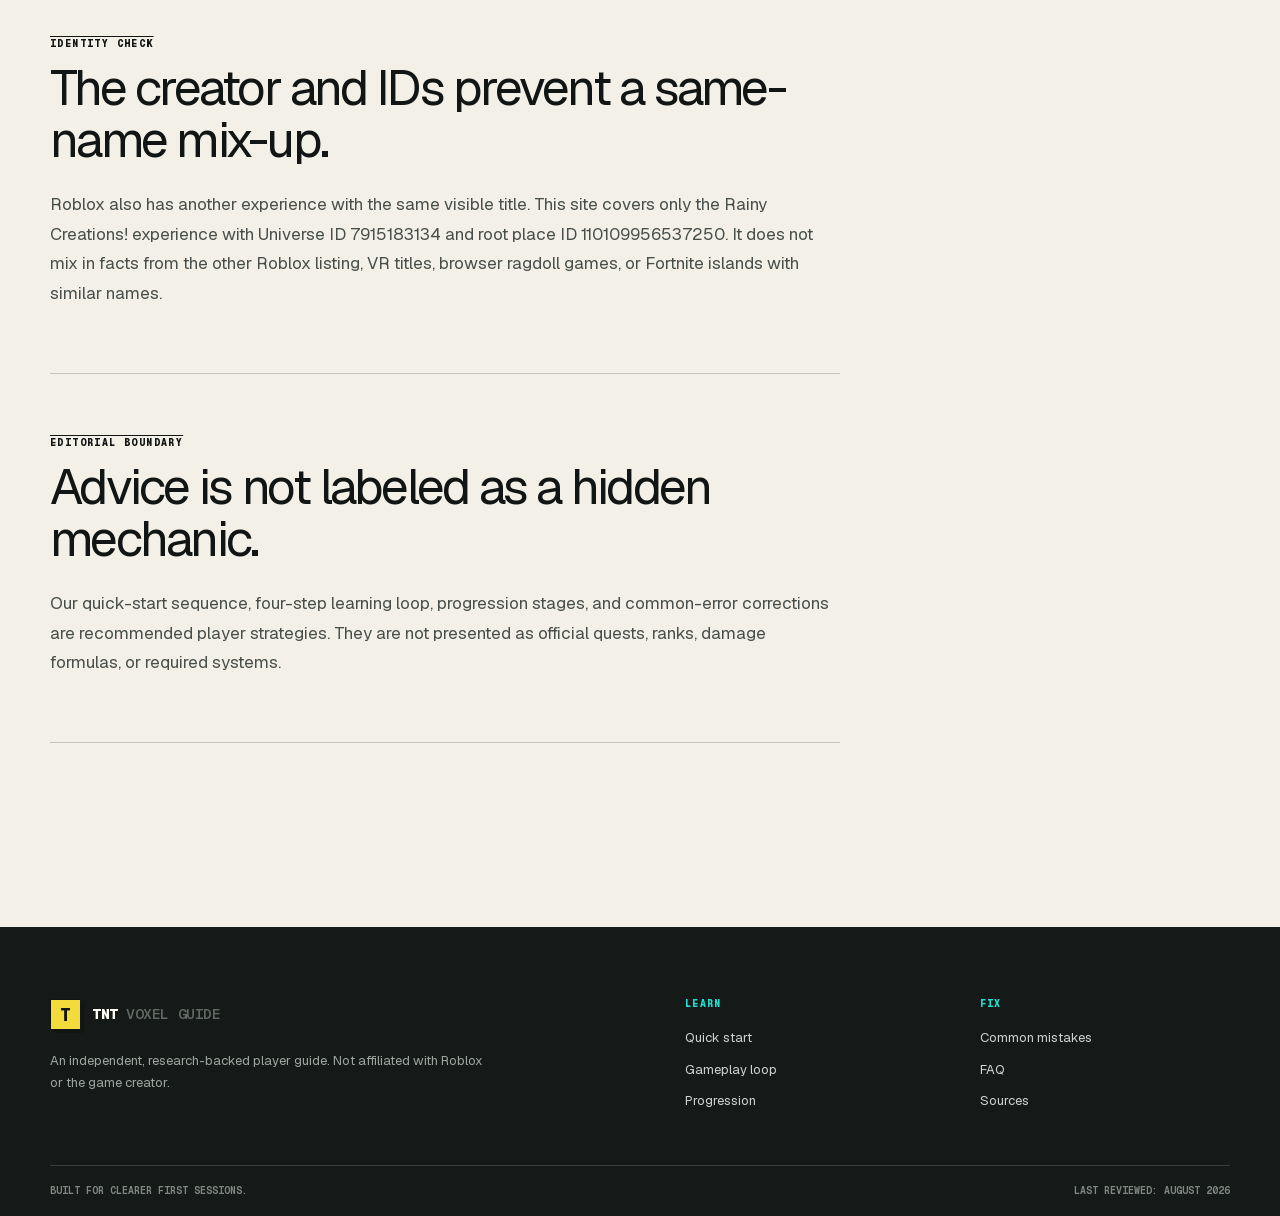
<file: sources/index.html>
<!DOCTYPE html><html lang="en"><head><meta charSet="utf-8"/><meta name="viewport" content="width=device-width, initial-scale=1"/><link rel="preload" href="/_next/static/media/797e433ab948586e-s.p.08e28id.o-okb.woff2" as="font" crossorigin="" type="font/woff2"/><link rel="preload" href="/_next/static/media/caa3a2e1cccd8315-s.p.09~u27dqhyhd6.woff2" as="font" crossorigin="" type="font/woff2"/><link rel="stylesheet" href="/_next/static/chunks/0y._sju4bj_2o.css" data-precedence="next"/><link rel="preload" as="script" fetchPriority="low" href="/_next/static/chunks/045g~0~zva_mv.js"/><script src="/_next/static/chunks/0dgq26a5_oy.a.js" async=""></script><script src="/_next/static/chunks/10u3y4bw1ayzs.js" async=""></script><script src="/_next/static/chunks/0au83~zq0~0pf.js" async=""></script><script src="/_next/static/chunks/turbopack-0brplz~x1vn87.js" async=""></script><script src="/_next/static/chunks/13h-0fd.p-1ga.js" async=""></script><script src="/_next/static/chunks/0d3shmwh5_nmn.js" async=""></script><meta name="next-size-adjust" content=""/><title>Sources and Fact-Checking | TNT Voxel Playground Wiki</title><meta name="description" content="First-party sources and fact-checking notes for the TNT Voxel Playground Wiki."/><meta name="keywords" content="TNT Voxel Playground,TNT Voxel Playground guide,TNT Voxel Playground wiki,TNT Voxel Playground beginner guide"/><meta name="robots" content="index, follow"/><link rel="canonical" href="https://tnt-voxel-playground.wiki/sources/"/><meta property="og:title" content="TNT Voxel Playground Beginner Guide"/><meta property="og:description" content="Start with the verified basics, understand the core loop, and avoid common early mistakes."/><meta property="og:url" content="https://tnt-voxel-playground.wiki/"/><meta property="og:site_name" content="TNT Voxel Playground Wiki"/><meta property="og:image" content="https://tnt-voxel-playground.wiki/og.png"/><meta property="og:image:width" content="1672"/><meta property="og:image:height" content="941"/><meta property="og:image:alt" content="TNT Voxel Playground Beginner Field Guide"/><meta property="og:type" content="website"/><meta name="twitter:card" content="summary_large_image"/><meta name="twitter:title" content="TNT Voxel Playground Beginner Guide"/><meta name="twitter:description" content="A practical, research-backed route from first session to confident experiments."/><meta name="twitter:image" content="https://tnt-voxel-playground.wiki/og.png"/><script src="/_next/static/chunks/03~yq9q893hmn.js" noModule=""></script></head><body class="geist_a71539c9-module__T19VSG__variable geist_mono_8d43a2aa-module__8Li5zG__variable antialiased"><div hidden=""><!--$--><!--/$--></div><script type="application/ld+json">{"@context":"https://schema.org","@type":"WebSite","name":"TNT Voxel Playground Wiki","url":"https://tnt-voxel-playground.wiki/","description":"An independent, research-backed beginner guide to the Roblox experience 🔨Voxel Playground by Rainy Creations!"}</script><a class="skip-link" href="#main-content">Skip to guide</a><header class="site-header"><div class="shell header-inner"><a class="wordmark" aria-label="TNT Voxel Playground Wiki home" href="/"><span class="wordmark-mark" aria-hidden="true">T</span><span>TNT <b>Voxel Guide</b></span></a><nav class="desktop-nav" aria-label="Main navigation"><a href="/quick-start/">Quick start</a><a href="/gameplay-loop/">Gameplay loop</a><a href="/progression/">Progression</a><a href="/mistakes/">Mistakes</a><a href="/faq/">FAQ</a></nav><a class="header-cta" href="/quick-start/">Start guide <span aria-hidden="true">→</span></a></div><nav class="mobile-nav shell" aria-label="Mobile navigation"><a href="/quick-start/">Quick start</a><a href="/gameplay-loop/">Gameplay loop</a><a href="/progression/">Progression</a><a href="/mistakes/">Mistakes</a><a href="/faq/">FAQ</a></nav></header><main id="main-content" class="guide-main"><header class="guide-hero shell"><div class="guide-kicker"><span>Source log</span><span>First-party facts</span></div><h1>What we know—and what we do not guess.</h1><p>Game facts on this site are limited to claims confirmed by the official Roblox experience record and its public media.</p></header><div class="sources-layout shell"><article><section class="source-section"><p class="overline">Primary source</p><h2>Official Roblox experience listing</h2><div class="source-card"><p><strong>Experience:</strong> 🔨Voxel Playground</p><p><strong>Creator:</strong> Rainy Creations!</p><p><strong>Universe ID:</strong> 7915183134</p><p><strong>Root place ID:</strong> 110109956537250</p><a href="https://www.roblox.com/games/110109956537250/Voxel-Playground" target="_blank" rel="noreferrer">View the official Roblox listing ↗</a></div></section><section class="source-section"><p class="overline">Claims used</p><h2>Facts confirmed from the creator description</h2><div class="claim-list"><p><span>01</span>The experience is presented as a creative sandbox with no fixed rules.</p><p><span>02</span>Players can use blocks to build.</p><p><span>03</span>The description tells players they can buy TNT to blow up builds.</p><p><span>04</span>The developer says builds are stored on a private server so players can return and continue.</p></div></section><section class="source-section"><p class="overline">Identity check</p><h2>The creator and IDs prevent a same-name mix-up.</h2><p>Roblox also has another experience with the same visible title. This site covers only the Rainy Creations! experience with Universe ID 7915183134 and root place ID 110109956537250. It does not mix in facts from the other Roblox listing, VR titles, browser ragdoll games, or Fortnite islands with similar names.</p></section><section class="source-section"><p class="overline">Editorial boundary</p><h2>Advice is not labeled as a hidden mechanic.</h2><p>Our quick-start sequence, four-step learning loop, progression stages, and common-error corrections are recommended player strategies. They are not presented as official quests, ranks, damage formulas, or required systems.</p></section></article><aside class="source-policy"><p class="overline">Publishing rule</p><h2>If a detail is not confirmed, it stays out.</h2><p>We do not invent controls, currencies, costs, codes, TNT statistics, save-system boundaries, or progression systems.</p><a class="button button-primary" href="/quick-start/">Return to quick start</a></aside></div></main><!--$--><!--/$--><footer class="site-footer"><div class="shell footer-grid"><div><a class="wordmark footer-mark" href="/"><span class="wordmark-mark" aria-hidden="true">T</span><span>TNT <b>Voxel Guide</b></span></a><p>An independent, research-backed player guide. Not affiliated with Roblox or the game creator.</p></div><div class="footer-links"><div><b>Learn</b><a href="/quick-start/">Quick start</a><a href="/gameplay-loop/">Gameplay loop</a><a href="/progression/">Progression</a></div><div><b>Fix</b><a href="/mistakes/">Common mistakes</a><a href="/faq/">FAQ</a><a href="/sources/">Sources</a></div></div></div><div class="shell footer-bottom"><span>Built for clearer first sessions.</span><span>Last reviewed: August 2026</span></div></footer><script src="/_next/static/chunks/045g~0~zva_mv.js" id="_R_" async=""></script><script>(self.__next_f=self.__next_f||[]).push([0])</script><script>self.__next_f.push([1,"1:\"$Sreact.fragment\"\n2:I[22016,[\"/_next/static/chunks/13h-0fd.p-1ga.js\",\"/_next/static/chunks/0d3shmwh5_nmn.js\"],\"\"]\n3:I[39756,[\"/_next/static/chunks/13h-0fd.p-1ga.js\",\"/_next/static/chunks/0d3shmwh5_nmn.js\"],\"default\"]\n4:I[37457,[\"/_next/static/chunks/13h-0fd.p-1ga.js\",\"/_next/static/chunks/0d3shmwh5_nmn.js\"],\"default\"]\nc:I[68027,[\"/_next/static/chunks/13h-0fd.p-1ga.js\",\"/_next/static/chunks/0d3shmwh5_nmn.js\"],\"default\",1]\n:HL[\"/_next/static/chunks/0y._sju4bj_2o.css\",\"style\"]\n:HL[\"/_next/static/media/797e433ab948586e-s.p.08e28id.o-okb.woff2\",\"font\",{\"crossOrigin\":\"\",\"type\":\"font/woff2\"}]\n:HL[\"/_next/static/media/caa3a2e1cccd8315-s.p.09~u27dqhyhd6.woff2\",\"font\",{\"crossOrigin\":\"\",\"type\":\"font/woff2\"}]\n"])</script><script>self.__next_f.push([1,"0:{\"P\":null,\"c\":[\"\",\"sources\",\"\"],\"q\":\"\",\"i\":false,\"f\":[[[\"\",{\"children\":[\"sources\",{\"children\":[\"__PAGE__\",{}]}]},\"$undefined\",\"$undefined\",16],[[\"$\",\"$1\",\"c\",{\"children\":[[[\"$\",\"link\",\"0\",{\"rel\":\"stylesheet\",\"href\":\"/_next/static/chunks/0y._sju4bj_2o.css\",\"precedence\":\"next\",\"crossOrigin\":\"$undefined\",\"nonce\":\"$undefined\"}],[\"$\",\"script\",\"script-0\",{\"src\":\"/_next/static/chunks/13h-0fd.p-1ga.js\",\"async\":true,\"nonce\":\"$undefined\"}],[\"$\",\"script\",\"script-1\",{\"src\":\"/_next/static/chunks/0d3shmwh5_nmn.js\",\"async\":true,\"nonce\":\"$undefined\"}]],[\"$\",\"html\",null,{\"lang\":\"en\",\"children\":[\"$\",\"body\",null,{\"className\":\"geist_a71539c9-module__T19VSG__variable geist_mono_8d43a2aa-module__8Li5zG__variable antialiased\",\"children\":[[\"$\",\"script\",null,{\"type\":\"application/ld+json\",\"dangerouslySetInnerHTML\":{\"__html\":\"{\\\"@context\\\":\\\"https://schema.org\\\",\\\"@type\\\":\\\"WebSite\\\",\\\"name\\\":\\\"TNT Voxel Playground Wiki\\\",\\\"url\\\":\\\"https://tnt-voxel-playground.wiki/\\\",\\\"description\\\":\\\"An independent, research-backed beginner guide to the Roblox experience 🔨Voxel Playground by Rainy Creations!\\\"}\"}}],[\"$\",\"a\",null,{\"className\":\"skip-link\",\"href\":\"#main-content\",\"children\":\"Skip to guide\"}],[\"$\",\"header\",null,{\"className\":\"site-header\",\"children\":[[\"$\",\"div\",null,{\"className\":\"shell header-inner\",\"children\":[[\"$\",\"$L2\",null,{\"className\":\"wordmark\",\"href\":\"/\",\"aria-label\":\"TNT Voxel Playground Wiki home\",\"children\":[[\"$\",\"span\",null,{\"className\":\"wordmark-mark\",\"aria-hidden\":\"true\",\"children\":\"T\"}],[\"$\",\"span\",null,{\"children\":[\"TNT \",[\"$\",\"b\",null,{\"children\":\"Voxel Guide\"}]]}]]}],[\"$\",\"nav\",null,{\"className\":\"desktop-nav\",\"aria-label\":\"Main navigation\",\"children\":[[\"$\",\"$L2\",\"/quick-start\",{\"href\":\"/quick-start\",\"children\":\"Quick start\"}],[\"$\",\"$L2\",\"/gameplay-loop\",{\"href\":\"/gameplay-loop\",\"children\":\"Gameplay loop\"}],[\"$\",\"$L2\",\"/progression\",{\"href\":\"/progression\",\"children\":\"Progression\"}],[\"$\",\"$L2\",\"/mistakes\",{\"href\":\"/mistakes\",\"children\":\"Mistakes\"}],[\"$\",\"$L2\",\"/faq\",{\"href\":\"/faq\",\"children\":\"FAQ\"}]]}],[\"$\",\"$L2\",null,{\"className\":\"header-cta\",\"href\":\"/quick-start\",\"children\":[\"Start guide \",[\"$\",\"span\",null,{\"aria-hidden\":\"true\",\"children\":\"→\"}]]}]]}],[\"$\",\"nav\",null,{\"className\":\"mobile-nav shell\",\"aria-label\":\"Mobile navigation\",\"children\":[[\"$\",\"$L2\",\"/quick-start\",{\"href\":\"/quick-start\",\"children\":\"Quick start\"}],[\"$\",\"$L2\",\"/gameplay-loop\",{\"href\":\"/gameplay-loop\",\"children\":\"Gameplay loop\"}],[\"$\",\"$L2\",\"/progression\",{\"href\":\"/progression\",\"children\":\"Progression\"}],[\"$\",\"$L2\",\"/mistakes\",{\"href\":\"/mistakes\",\"children\":\"Mistakes\"}],[\"$\",\"$L2\",\"/faq\",{\"href\":\"/faq\",\"children\":\"FAQ\"}]]}]]}],[\"$\",\"$L3\",null,{\"parallelRouterKey\":\"children\",\"error\":\"$undefined\",\"errorStyles\":\"$undefined\",\"errorScripts\":\"$undefined\",\"template\":[\"$\",\"$L4\",null,{}],\"templateStyles\":\"$undefined\",\"templateScripts\":\"$undefined\",\"notFound\":[[[\"$\",\"title\",null,{\"children\":\"404: This page could not be found.\"}],[\"$\",\"div\",null,{\"style\":{\"fontFamily\":\"system-ui,\\\"Segoe UI\\\",Roboto,Helvetica,Arial,sans-serif,\\\"Apple Color Emoji\\\",\\\"Segoe UI Emoji\\\"\",\"height\":\"100vh\",\"textAlign\":\"center\",\"display\":\"flex\",\"flexDirection\":\"column\",\"alignItems\":\"center\",\"justifyContent\":\"center\"},\"children\":[\"$\",\"div\",null,{\"children\":[[\"$\",\"style\",null,{\"dangerouslySetInnerHTML\":{\"__html\":\"body{color:#000;background:#fff;margin:0}.next-error-h1{border-right:1px solid rgba(0,0,0,.3)}@media (prefers-color-scheme:dark){body{color:#fff;background:#000}.next-error-h1{border-right:1px solid rgba(255,255,255,.3)}}\"}}],[\"$\",\"h1\",null,{\"className\":\"next-error-h1\",\"style\":{\"display\":\"inline-block\",\"margin\":\"0 20px 0 0\",\"padding\":\"0 23px 0 0\",\"fontSize\":24,\"fontWeight\":500,\"verticalAlign\":\"top\",\"lineHeight\":\"49px\"},\"children\":404}],[\"$\",\"div\",null,{\"style\":{\"display\":\"inline-block\"},\"children\":[\"$\",\"h2\",null,{\"style\":{\"fontSize\":14,\"fontWeight\":400,\"lineHeight\":\"49px\",\"margin\":0},\"children\":\"This page could not be found.\"}]}]]}]}]],[]],\"forbidden\":\"$undefined\",\"unauthorized\":\"$undefined\"}],[\"$\",\"footer\",null,{\"className\":\"site-footer\",\"children\":[[\"$\",\"div\",null,{\"className\":\"shell footer-grid\",\"children\":[[\"$\",\"div\",null,{\"children\":[[\"$\",\"$L2\",null,{\"className\":\"wordmark footer-mark\",\"href\":\"/\",\"children\":[[\"$\",\"span\",null,{\"className\":\"wordmark-mark\",\"aria-hidden\":\"true\",\"children\":\"T\"}],[\"$\",\"span\",null,{\"children\":[\"TNT \",[\"$\",\"b\",null,{\"children\":\"Voxel Guide\"}]]}]]}],[\"$\",\"p\",null,{\"children\":\"An independent, research-backed player guide. Not affiliated with Roblox or the game creator.\"}]]}],[\"$\",\"div\",null,{\"className\":\"footer-links\",\"children\":[[\"$\",\"div\",null,{\"children\":[[\"$\",\"b\",null,{\"children\":\"Learn\"}],[\"$\",\"$L2\",null,{\"href\":\"/quick-start\",\"children\":\"Quick start\"}],[\"$\",\"$L2\",null,{\"href\":\"/gameplay-loop\",\"children\":\"Gameplay loop\"}],\"$L5\"]}],\"$L6\"]}]]}],\"$L7\"]}]]}]}]]}],{\"children\":[\"$L8\",{\"children\":[\"$L9\",{},null,false,null]},null,false,\"$@a\"]},null,false,null],\"$Lb\",false]],\"m\":\"$undefined\",\"G\":[\"$c\",[\"$Ld\"]],\"S\":true,\"h\":null,\"s\":\"$undefined\",\"l\":\"$undefined\",\"p\":\"$undefined\",\"d\":\"$undefined\",\"b\":\"ReK9hPxO_rwnO1ihCTCgD\"}\n"])</script><script>self.__next_f.push([1,"e:I[97367,[\"/_next/static/chunks/13h-0fd.p-1ga.js\",\"/_next/static/chunks/0d3shmwh5_nmn.js\"],\"OutletBoundary\"]\nf:\"$Sreact.suspense\"\n12:I[97367,[\"/_next/static/chunks/13h-0fd.p-1ga.js\",\"/_next/static/chunks/0d3shmwh5_nmn.js\"],\"ViewportBoundary\"]\n14:I[97367,[\"/_next/static/chunks/13h-0fd.p-1ga.js\",\"/_next/static/chunks/0d3shmwh5_nmn.js\"],\"MetadataBoundary\"]\n5:[\"$\",\"$L2\",null,{\"href\":\"/progression\",\"children\":\"Progression\"}]\n6:[\"$\",\"div\",null,{\"children\":[[\"$\",\"b\",null,{\"children\":\"Fix\"}],[\"$\",\"$L2\",null,{\"href\":\"/mistakes\",\"children\":\"Common mistakes\"}],[\"$\",\"$L2\",null,{\"href\":\"/faq\",\"children\":\"FAQ\"}],[\"$\",\"$L2\",null,{\"href\":\"/sources\",\"children\":\"Sources\"}]]}]\n7:[\"$\",\"div\",null,{\"className\":\"shell footer-bottom\",\"children\":[[\"$\",\"span\",null,{\"children\":\"Built for clearer first sessions.\"}],[\"$\",\"span\",null,{\"children\":\"Last reviewed: August 2026\"}]]}]\n8:[\"$\",\"$1\",\"c\",{\"children\":[null,[\"$\",\"$L3\",null,{\"parallelRouterKey\":\"children\",\"error\":\"$undefined\",\"errorStyles\":\"$undefined\",\"errorScripts\":\"$undefined\",\"template\":[\"$\",\"$L4\",null,{}],\"templateStyles\":\"$undefined\",\"templateScripts\":\"$undefined\",\"notFound\":\"$undefined\",\"forbidden\":\"$undefined\",\"unauthorized\":\"$undefined\"}]]}]\n"])</script><script>self.__next_f.push([1,"9:[\"$\",\"$1\",\"c\",{\"children\":[[\"$\",\"main\",null,{\"id\":\"main-content\",\"className\":\"guide-main\",\"children\":[[\"$\",\"header\",null,{\"className\":\"guide-hero shell\",\"children\":[[\"$\",\"div\",null,{\"className\":\"guide-kicker\",\"children\":[[\"$\",\"span\",null,{\"children\":\"Source log\"}],[\"$\",\"span\",null,{\"children\":\"First-party facts\"}]]}],[\"$\",\"h1\",null,{\"children\":\"What we know—and what we do not guess.\"}],[\"$\",\"p\",null,{\"children\":\"Game facts on this site are limited to claims confirmed by the official Roblox experience record and its public media.\"}]]}],[\"$\",\"div\",null,{\"className\":\"sources-layout shell\",\"children\":[[\"$\",\"article\",null,{\"children\":[[\"$\",\"section\",null,{\"className\":\"source-section\",\"children\":[[\"$\",\"p\",null,{\"className\":\"overline\",\"children\":\"Primary source\"}],[\"$\",\"h2\",null,{\"children\":\"Official Roblox experience listing\"}],[\"$\",\"div\",null,{\"className\":\"source-card\",\"children\":[[\"$\",\"p\",null,{\"children\":[[\"$\",\"strong\",null,{\"children\":\"Experience:\"}],\" 🔨Voxel Playground\"]}],[\"$\",\"p\",null,{\"children\":[[\"$\",\"strong\",null,{\"children\":\"Creator:\"}],\" Rainy Creations!\"]}],[\"$\",\"p\",null,{\"children\":[[\"$\",\"strong\",null,{\"children\":\"Universe ID:\"}],\" 7915183134\"]}],[\"$\",\"p\",null,{\"children\":[[\"$\",\"strong\",null,{\"children\":\"Root place ID:\"}],\" 110109956537250\"]}],[\"$\",\"a\",null,{\"href\":\"https://www.roblox.com/games/110109956537250/Voxel-Playground\",\"target\":\"_blank\",\"rel\":\"noreferrer\",\"children\":\"View the official Roblox listing ↗\"}]]}]]}],[\"$\",\"section\",null,{\"className\":\"source-section\",\"children\":[[\"$\",\"p\",null,{\"className\":\"overline\",\"children\":\"Claims used\"}],[\"$\",\"h2\",null,{\"children\":\"Facts confirmed from the creator description\"}],[\"$\",\"div\",null,{\"className\":\"claim-list\",\"children\":[[\"$\",\"p\",null,{\"children\":[[\"$\",\"span\",null,{\"children\":\"01\"}],\"The experience is presented as a creative sandbox with no fixed rules.\"]}],[\"$\",\"p\",null,{\"children\":[[\"$\",\"span\",null,{\"children\":\"02\"}],\"Players can use blocks to build.\"]}],[\"$\",\"p\",null,{\"children\":[[\"$\",\"span\",null,{\"children\":\"03\"}],\"The description tells players they can buy TNT to blow up builds.\"]}],[\"$\",\"p\",null,{\"children\":[[\"$\",\"span\",null,{\"children\":\"04\"}],\"The developer says builds are stored on a private server so players can return and continue.\"]}]]}]]}],[\"$\",\"section\",null,{\"className\":\"source-section\",\"children\":[[\"$\",\"p\",null,{\"className\":\"overline\",\"children\":\"Identity check\"}],[\"$\",\"h2\",null,{\"children\":\"The creator and IDs prevent a same-name mix-up.\"}],[\"$\",\"p\",null,{\"children\":\"Roblox also has another experience with the same visible title. This site covers only the Rainy Creations! experience with Universe ID 7915183134 and root place ID 110109956537250. It does not mix in facts from the other Roblox listing, VR titles, browser ragdoll games, or Fortnite islands with similar names.\"}]]}],[\"$\",\"section\",null,{\"className\":\"source-section\",\"children\":[[\"$\",\"p\",null,{\"className\":\"overline\",\"children\":\"Editorial boundary\"}],[\"$\",\"h2\",null,{\"children\":\"Advice is not labeled as a hidden mechanic.\"}],[\"$\",\"p\",null,{\"children\":\"Our quick-start sequence, four-step learning loop, progression stages, and common-error corrections are recommended player strategies. They are not presented as official quests, ranks, damage formulas, or required systems.\"}]]}]]}],[\"$\",\"aside\",null,{\"className\":\"source-policy\",\"children\":[[\"$\",\"p\",null,{\"className\":\"overline\",\"children\":\"Publishing rule\"}],[\"$\",\"h2\",null,{\"children\":\"If a detail is not confirmed, it stays out.\"}],[\"$\",\"p\",null,{\"children\":\"We do not invent controls, currencies, costs, codes, TNT statistics, save-system boundaries, or progression systems.\"}],[\"$\",\"$L2\",null,{\"className\":\"button button-primary\",\"href\":\"/quick-start\",\"children\":\"Return to quick start\"}]]}]]}]]}],null,[\"$\",\"$Le\",null,{\"children\":[\"$\",\"$f\",null,{\"name\":\"Next.MetadataOutlet\",\"children\":\"$@10\"}]}]]}]\n"])</script><script>self.__next_f.push([1,"11:[]\na:\"$W11\"\nb:[\"$\",\"$1\",\"h\",{\"children\":[null,[\"$\",\"$L12\",null,{\"children\":\"$L13\"}],[\"$\",\"div\",null,{\"hidden\":true,\"children\":[\"$\",\"$L14\",null,{\"children\":[\"$\",\"$f\",null,{\"name\":\"Next.Metadata\",\"children\":\"$L15\"}]}]}],[\"$\",\"meta\",null,{\"name\":\"next-size-adjust\",\"content\":\"\"}]]}]\nd:[\"$\",\"link\",\"0\",{\"rel\":\"stylesheet\",\"href\":\"/_next/static/chunks/0y._sju4bj_2o.css\",\"precedence\":\"next\",\"crossOrigin\":\"$undefined\",\"nonce\":\"$undefined\"}]\n"])</script><script>self.__next_f.push([1,"13:[[\"$\",\"meta\",\"0\",{\"charSet\":\"utf-8\"}],[\"$\",\"meta\",\"1\",{\"name\":\"viewport\",\"content\":\"width=device-width, initial-scale=1\"}]]\n"])</script><script>self.__next_f.push([1,"10:null\n"])</script><script>self.__next_f.push([1,"15:[[\"$\",\"title\",\"0\",{\"children\":\"Sources and Fact-Checking | TNT Voxel Playground Wiki\"}],[\"$\",\"meta\",\"1\",{\"name\":\"description\",\"content\":\"First-party sources and fact-checking notes for the TNT Voxel Playground Wiki.\"}],[\"$\",\"meta\",\"2\",{\"name\":\"keywords\",\"content\":\"TNT Voxel Playground,TNT Voxel Playground guide,TNT Voxel Playground wiki,TNT Voxel Playground beginner guide\"}],[\"$\",\"meta\",\"3\",{\"name\":\"robots\",\"content\":\"index, follow\"}],[\"$\",\"link\",\"4\",{\"rel\":\"canonical\",\"href\":\"https://tnt-voxel-playground.wiki/sources/\"}],[\"$\",\"meta\",\"5\",{\"property\":\"og:title\",\"content\":\"TNT Voxel Playground Beginner Guide\"}],[\"$\",\"meta\",\"6\",{\"property\":\"og:description\",\"content\":\"Start with the verified basics, understand the core loop, and avoid common early mistakes.\"}],[\"$\",\"meta\",\"7\",{\"property\":\"og:url\",\"content\":\"https://tnt-voxel-playground.wiki/\"}],[\"$\",\"meta\",\"8\",{\"property\":\"og:site_name\",\"content\":\"TNT Voxel Playground Wiki\"}],[\"$\",\"meta\",\"9\",{\"property\":\"og:image\",\"content\":\"https://tnt-voxel-playground.wiki/og.png\"}],[\"$\",\"meta\",\"10\",{\"property\":\"og:image:width\",\"content\":\"1672\"}],[\"$\",\"meta\",\"11\",{\"property\":\"og:image:height\",\"content\":\"941\"}],[\"$\",\"meta\",\"12\",{\"property\":\"og:image:alt\",\"content\":\"TNT Voxel Playground Beginner Field Guide\"}],[\"$\",\"meta\",\"13\",{\"property\":\"og:type\",\"content\":\"website\"}],[\"$\",\"meta\",\"14\",{\"name\":\"twitter:card\",\"content\":\"summary_large_image\"}],[\"$\",\"meta\",\"15\",{\"name\":\"twitter:title\",\"content\":\"TNT Voxel Playground Beginner Guide\"}],[\"$\",\"meta\",\"16\",{\"name\":\"twitter:description\",\"content\":\"A practical, research-backed route from first session to confident experiments.\"}],[\"$\",\"meta\",\"17\",{\"name\":\"twitter:image\",\"content\":\"https://tnt-voxel-playground.wiki/og.png\"}]]\n"])</script></body></html>
</file>
<file: _next/static/chunks/0y._sju4bj_2o.css>
@font-face{font-family:Geist;font-style:normal;font-weight:100 900;font-display:swap;src:url(../media/fef07dbb0973bf53-s.12tyk43_3sh9u.woff2)format("woff2");unicode-range:U+460-52F,U+1C80-1C8A,U+20B4,U+2DE0-2DFF,U+A640-A69F,U+FE2E-FE2F}@font-face{font-family:Geist;font-style:normal;font-weight:100 900;font-display:swap;src:url(../media/8a480f0b521d4e75-s.0jzbimsg8vl84.woff2)format("woff2");unicode-range:U+301,U+400-45F,U+490-491,U+4B0-4B1,U+2116}@font-face{font-family:Geist;font-style:normal;font-weight:100 900;font-display:swap;src:url(../media/53b9e256198e5412-s.0-wfv7uh4i7h9.woff2)format("woff2");unicode-range:U+102-103,U+110-111,U+128-129,U+168-169,U+1A0-1A1,U+1AF-1B0,U+300-301,U+303-304,U+308-309,U+323,U+329,U+1EA0-1EF9,U+20AB}@font-face{font-family:Geist;font-style:normal;font-weight:100 900;font-display:swap;src:url(../media/7178b3e590c64307-s.0nx0ww8fni_q3.woff2)format("woff2");unicode-range:U+100-2BA,U+2BD-2C5,U+2C7-2CC,U+2CE-2D7,U+2DD-2FF,U+304,U+308,U+329,U+1D00-1DBF,U+1E00-1E9F,U+1EF2-1EFF,U+2020,U+20A0-20AB,U+20AD-20C0,U+2113,U+2C60-2C7F,U+A720-A7FF}@font-face{font-family:Geist;font-style:normal;font-weight:100 900;font-display:swap;src:url(../media/caa3a2e1cccd8315-s.p.09~u27dqhyhd6.woff2)format("woff2");unicode-range:U+??,U+131,U+152-153,U+2BB-2BC,U+2C6,U+2DA,U+2DC,U+304,U+308,U+329,U+2000-206F,U+20AC,U+2122,U+2191,U+2193,U+2212,U+2215,U+FEFF,U+FFFD}@font-face{font-family:Geist Fallback;src:local(Arial);ascent-override:95.94%;descent-override:28.16%;line-gap-override:0.0%;size-adjust:104.76%}.geist_a71539c9-module__T19VSG__className{font-family:Geist,Geist Fallback;font-style:normal}.geist_a71539c9-module__T19VSG__variable{--font-geist-sans:"Geist", "Geist Fallback"}
@font-face{font-family:Geist Mono;font-style:normal;font-weight:100 900;font-display:swap;src:url(../media/5ce348bf30bf5439-s.0zgw-jeven.3w.woff2)format("woff2");unicode-range:U+460-52F,U+1C80-1C8A,U+20B4,U+2DE0-2DFF,U+A640-A69F,U+FE2E-FE2F}@font-face{font-family:Geist Mono;font-style:normal;font-weight:100 900;font-display:swap;src:url(../media/4fa387ec64143e14-s.0wkzw~je483f-.woff2)format("woff2");unicode-range:U+301,U+400-45F,U+490-491,U+4B0-4B1,U+2116}@font-face{font-family:Geist Mono;font-style:normal;font-weight:100 900;font-display:swap;src:url(../media/6306c77e7c8268e4-s.0rhz0arwfsn~5.woff2)format("woff2");unicode-range:U+2000-2001,U+2004-2008,U+200A,U+23B8-23BD,U+2500-259F}@font-face{font-family:Geist Mono;font-style:normal;font-weight:100 900;font-display:swap;src:url(../media/7d817b4c03b0c5f1-s.0l76wvqk9d84w.woff2)format("woff2");unicode-range:U+102-103,U+110-111,U+128-129,U+168-169,U+1A0-1A1,U+1AF-1B0,U+300-301,U+303-304,U+308-309,U+323,U+329,U+1EA0-1EF9,U+20AB}@font-face{font-family:Geist Mono;font-style:normal;font-weight:100 900;font-display:swap;src:url(../media/bbc41e54d2fcbd21-s.0k4k9394f2q-k.woff2)format("woff2");unicode-range:U+100-2BA,U+2BD-2C5,U+2C7-2CC,U+2CE-2D7,U+2DD-2FF,U+304,U+308,U+329,U+1D00-1DBF,U+1E00-1E9F,U+1EF2-1EFF,U+2020,U+20A0-20AB,U+20AD-20C0,U+2113,U+2C60-2C7F,U+A720-A7FF}@font-face{font-family:Geist Mono;font-style:normal;font-weight:100 900;font-display:swap;src:url(../media/797e433ab948586e-s.p.08e28id.o-okb.woff2)format("woff2");unicode-range:U+??,U+131,U+152-153,U+2BB-2BC,U+2C6,U+2DA,U+2DC,U+304,U+308,U+329,U+2000-206F,U+20AC,U+2122,U+2191,U+2193,U+2212,U+2215,U+FEFF,U+FFFD}@font-face{font-family:Geist Mono Fallback;src:local(Arial);ascent-override:74.67%;descent-override:21.92%;line-gap-override:0.0%;size-adjust:134.59%}.geist_mono_8d43a2aa-module__8Li5zG__className{font-family:Geist Mono,Geist Mono Fallback;font-style:normal}.geist_mono_8d43a2aa-module__8Li5zG__variable{--font-geist-mono:"Geist Mono", "Geist Mono Fallback"}
@layer theme{:root,:host{--font-sans:ui-sans-serif, system-ui, sans-serif, "Apple Color Emoji", "Segoe UI Emoji", "Segoe UI Symbol", "Noto Color Emoji";--font-mono:ui-monospace, SFMono-Regular, Menlo, Monaco, Consolas, "Liberation Mono", "Courier New", monospace;--spacing:.25rem;--default-font-family:var(--font-sans);--default-mono-font-family:var(--font-mono)}}@layer base{*,:after,:before,::backdrop{box-sizing:border-box;border:0 solid;margin:0;padding:0}::file-selector-button{box-sizing:border-box;border:0 solid;margin:0;padding:0}html,:host{-webkit-text-size-adjust:100%;tab-size:4;line-height:1.5;font-family:var(--default-font-family,ui-sans-serif, system-ui, sans-serif, "Apple Color Emoji", "Segoe UI Emoji", "Segoe UI Symbol", "Noto Color Emoji");font-feature-settings:var(--default-font-feature-settings,normal);font-variation-settings:var(--default-font-variation-settings,normal);-webkit-tap-highlight-color:transparent}hr{height:0;color:inherit;border-top-width:1px}abbr:where([title]){-webkit-text-decoration:underline dotted;text-decoration:underline dotted}h1,h2,h3,h4,h5,h6{font-size:inherit;font-weight:inherit}a{color:inherit;-webkit-text-decoration:inherit;-webkit-text-decoration:inherit;-webkit-text-decoration:inherit;-webkit-text-decoration:inherit;text-decoration:inherit}b,strong{font-weight:bolder}code,kbd,samp,pre{font-family:var(--default-mono-font-family,ui-monospace, SFMono-Regular, Menlo, Monaco, Consolas, "Liberation Mono", "Courier New", monospace);font-feature-settings:var(--default-mono-font-feature-settings,normal);font-variation-settings:var(--default-mono-font-variation-settings,normal);font-size:1em}small{font-size:80%}sub,sup{vertical-align:baseline;font-size:75%;line-height:0;position:relative}sub{bottom:-.25em}sup{top:-.5em}table{text-indent:0;border-color:inherit;border-collapse:collapse}:-moz-focusring{outline:auto}progress{vertical-align:baseline}summary{display:list-item}ol,ul,menu{list-style:none}img,svg,video,canvas,audio,iframe,embed,object{vertical-align:middle;display:block}img,video{max-width:100%;height:auto}button,input,select,optgroup,textarea{font:inherit;font-feature-settings:inherit;font-variation-settings:inherit;letter-spacing:inherit;color:inherit;opacity:1;background-color:#0000;border-radius:0}::file-selector-button{font:inherit;font-feature-settings:inherit;font-variation-settings:inherit;letter-spacing:inherit;color:inherit;opacity:1;background-color:#0000;border-radius:0}:where(select:is([multiple],[size])) optgroup{font-weight:bolder}:where(select:is([multiple],[size])) optgroup option{padding-inline-start:20px}::file-selector-button{margin-inline-end:4px}::placeholder{opacity:1}@supports (not ((-webkit-appearance:-apple-pay-button))) or (contain-intrinsic-size:1px){::placeholder{color:currentColor}@supports (color:color-mix(in lab, red, red)){::placeholder{color:color-mix(in oklab, currentcolor 50%, transparent)}}}textarea{resize:vertical}::-webkit-search-decoration{-webkit-appearance:none}::-webkit-date-and-time-value{min-height:1lh;text-align:inherit}::-webkit-datetime-edit{display:inline-flex}::-webkit-datetime-edit-fields-wrapper{padding:0}::-webkit-datetime-edit{padding-block:0}::-webkit-datetime-edit-year-field{padding-block:0}::-webkit-datetime-edit-month-field{padding-block:0}::-webkit-datetime-edit-day-field{padding-block:0}::-webkit-datetime-edit-hour-field{padding-block:0}::-webkit-datetime-edit-minute-field{padding-block:0}::-webkit-datetime-edit-second-field{padding-block:0}::-webkit-datetime-edit-millisecond-field{padding-block:0}::-webkit-datetime-edit-meridiem-field{padding-block:0}::-webkit-calendar-picker-indicator{line-height:1}:-moz-ui-invalid{box-shadow:none}button,input:where([type=button],[type=reset],[type=submit]){appearance:button}::file-selector-button{appearance:button}::-webkit-inner-spin-button{height:auto}::-webkit-outer-spin-button{height:auto}[hidden]:where(:not([hidden=until-found])){display:none!important}}@layer components;@layer utilities{.visible{visibility:visible}.fixed{position:fixed}.start{inset-inline-start:var(--spacing)}.end{inset-inline-end:var(--spacing)}.isolate{isolation:isolate}.block{display:block}.hidden{display:none}.table{display:table}.overline{text-decoration-line:overline}.antialiased{-webkit-font-smoothing:antialiased;-moz-osx-font-smoothing:grayscale}}:root{--ink:#111513;--ink-soft:#252b28;--paper:#f3f0e7;--paper-deep:#e8e3d7;--line:#c9c4b8;--muted:#626963;--cyan:#23dfd0;--cyan-deep:#087b74;--yellow:#f3db3b;--coral:#ff6d4a;--white:#fffef9}*{box-sizing:border-box}html{--lightningcss-light:initial;--lightningcss-dark: ;color-scheme:light;scroll-behavior:smooth;scroll-padding-top:104px}body{color:var(--ink);background:var(--paper);font-family:var(--font-geist-sans), Arial, sans-serif;-webkit-font-smoothing:antialiased;margin:0}a{color:inherit;text-decoration:none}button,a{touch-action:manipulation;-webkit-tap-highlight-color:#087b742e}a:focus-visible{outline:3px solid var(--cyan-deep);outline-offset:4px}::selection{background:var(--cyan);color:var(--ink)}.shell{width:min(1180px,100% - 48px);margin-inline:auto}.skip-link{z-index:100;background:var(--yellow);color:var(--ink);padding:10px 14px;font-weight:800;position:fixed;top:12px;left:12px;transform:translateY(-150%)}.skip-link:focus-visible{transform:translateY(0)}.site-header{z-index:30;border-bottom:1px solid var(--line);-webkit-backdrop-filter:blur(14px);backdrop-filter:blur(14px);background:#f3f0e7f0;position:sticky;top:0}.header-inner{align-items:center;gap:36px;height:76px;display:flex}.wordmark{font-family:var(--font-geist-mono), monospace;letter-spacing:-.03em;text-transform:uppercase;align-items:center;gap:11px;font-size:15px;font-weight:800;display:inline-flex}.wordmark b{color:var(--muted);font-weight:540}.wordmark-mark{width:31px;height:31px;color:var(--ink);background:var(--cyan);border:1px solid var(--ink);box-shadow:3px 3px 0 var(--ink);place-items:center;font-size:18px;display:grid}.desktop-nav{align-items:center;gap:26px;margin-left:auto;display:flex}.desktop-nav a{color:#434a45;padding:8px 0;font-size:13px;font-weight:670;position:relative}.desktop-nav a:after{content:"";background:var(--cyan-deep);transform-origin:100%;height:2px;transition:transform .2s;position:absolute;bottom:2px;left:0;right:0;transform:scaleX(0)}.desktop-nav a:hover:after,.desktop-nav a:focus-visible:after{transform-origin:0;transform:scaleX(1)}.header-cta{border:1px solid var(--ink);background:var(--ink);color:var(--white);font:700 12px/1 var(--font-geist-mono), monospace;text-transform:uppercase;padding:10px 15px}.header-cta:hover,.header-cta:focus-visible{background:var(--cyan);color:var(--ink)}.mobile-nav{display:none}.hero{grid-template-columns:minmax(0,1.18fr) minmax(360px,.82fr);align-items:center;gap:90px;min-height:704px;padding-top:70px;padding-bottom:78px;display:grid}.hero-copy{max-width:700px}.eyebrow,.guide-kicker{font:700 11px/1 var(--font-geist-mono), monospace;letter-spacing:.13em;text-transform:uppercase;align-items:center;gap:10px;margin-bottom:24px;display:flex}.eyebrow span:first-child,.guide-kicker span:first-child{background:var(--cyan);border:1px solid var(--ink);padding:7px 9px}.eyebrow span+span:before,.guide-kicker span+span:before{content:"//";color:#8a8f88;margin-right:10px}.hero h1{letter-spacing:-.075em;max-width:760px;margin:0;font-size:clamp(56px,6.6vw,92px);line-height:.92}.hero h1,.guide-hero h1,.section-heading h2,.trouble-copy h2,.faq-side h2,.source-policy h2{text-wrap:balance}.hero-lede{color:#4e554f;letter-spacing:-.02em;max-width:640px;margin:32px 0 0;font-size:clamp(18px,1.7vw,22px);line-height:1.6}.button-row{flex-wrap:wrap;gap:12px;margin-top:34px;display:flex}.button{border:1px solid var(--ink);min-height:48px;font:750 12px/1 var(--font-geist-mono), monospace;text-transform:uppercase;justify-content:center;align-items:center;gap:20px;padding:14px 18px;transition:transform .18s,box-shadow .18s,background .18s;display:inline-flex}.button:hover,.button:focus-visible{box-shadow:4px 4px 0 var(--ink);transform:translate(-3px,-3px)}.button-primary{background:var(--cyan)}.button-secondary{background:0 0}.button-light{border-color:var(--white);color:var(--white);margin-top:26px}.button-light:hover,.button-light:focus-visible{background:var(--white);color:var(--ink);box-shadow:4px 4px 0 var(--cyan)}.verification-line{color:var(--muted);font:530 12px/1.5 var(--font-geist-mono), monospace;align-items:center;gap:9px;margin:22px 0 0;display:flex}.status-dot{background:var(--cyan-deep);border-radius:50%;width:8px;height:8px;box-shadow:0 0 0 4px #23dfd02e}.start-card{background:var(--ink-soft);color:var(--white);border:1px solid var(--ink);box-shadow:13px 13px 0 var(--yellow);padding:25px 27px 27px;position:relative}.start-card:before{content:"";pointer-events:none;opacity:.08;background-image:linear-gradient(#ffffff80 1px,#0000 1px),linear-gradient(90deg,#ffffff80 1px,#0000 1px);background-size:28px 28px;position:absolute;inset:0}.panel-topline{color:#aeb5b0;font:700 10px/1 var(--font-geist-mono), monospace;letter-spacing:.12em;text-transform:uppercase;border-bottom:1px solid #4a504c;justify-content:space-between;padding-bottom:17px;display:flex;position:relative}.start-card h2{letter-spacing:-.045em;max-width:330px;margin:24px 0 18px;font-size:31px;line-height:1.04;position:relative}.checklist{border-top:1px solid #4a504c;margin:0;padding:0;list-style:none;position:relative}.checklist li{border-bottom:1px solid #4a504c;grid-template-columns:42px 1fr;gap:12px;padding:15px 0;display:grid}.checklist li>span{color:var(--cyan);font:700 11px/1 var(--font-geist-mono), monospace;padding-top:4px}.checklist div{gap:5px;display:grid}.checklist b{font-size:14px}.checklist small{color:#adb3af;font-size:12px;line-height:1.4}.text-link{color:var(--yellow);font:700 11px/1 var(--font-geist-mono), monospace;text-transform:uppercase;justify-content:space-between;margin-top:22px;display:flex;position:relative}.text-link:hover,.text-link:focus-visible{color:var(--cyan)}.signal-band{background:var(--yellow);border-block:1px solid var(--ink)}.signal-grid{grid-template-columns:repeat(4,1fr);display:grid}.signal-grid span{border-right:1px solid var(--ink);min-height:54px;font:700 11px/1.2 var(--font-geist-mono), monospace;text-transform:uppercase;align-items:center;gap:12px;padding:12px 20px;display:flex}.signal-grid span:first-child{border-left:1px solid var(--ink)}.signal-grid b{color:#645b08}.section{padding-top:118px;padding-bottom:118px}.section-label{font:700 11px/1 var(--font-geist-mono), monospace;letter-spacing:.12em;text-transform:uppercase;align-items:center;gap:13px;margin-bottom:29px;display:flex}.section-label span{border:1px solid var(--ink);place-items:center;width:31px;height:31px;display:grid}.section-label b{font-weight:700}.section-label.inverted span{color:var(--cyan);border-color:#7a817b}.section-label.inverted b{color:#bac0bc}.section-heading{max-width:720px}.section-heading h2{letter-spacing:-.065em;margin:0;font-size:clamp(44px,5vw,70px);line-height:.98}.section-heading h2 em{color:var(--cyan);font-style:normal}.section-heading p{color:var(--muted);margin:25px 0 0;font-size:18px;line-height:1.65}.split-heading{grid-template-columns:1.3fr .7fr;align-items:end;gap:80px;max-width:none;display:grid}.split-heading p{margin:0 0 3px}.path-grid{grid-template-columns:repeat(3,1fr);gap:18px;margin-top:54px;display:grid}.path-card{border:1px solid var(--ink);flex-direction:column;min-height:356px;padding:24px;transition:transform .2s,box-shadow .2s;display:flex}.path-card:hover,.path-card:focus-visible{box-shadow:7px 7px 0 var(--ink);transform:translate(-5px,-5px)}.path-cyan{background:var(--cyan)}.path-yellow{background:var(--yellow)}.path-coral{background:var(--coral)}.path-number{border:1px solid var(--ink);width:45px;height:45px;font:800 12px/1 var(--font-geist-mono), monospace;background:#ffffff3d;place-items:center;margin-bottom:auto;display:grid}.path-card h3{letter-spacing:-.045em;margin:24px 0 9px;font-size:29px}.path-card p{max-width:320px;margin:0;font-size:14px;line-height:1.55}.path-cta{font:800 11px/1 var(--font-geist-mono), monospace;text-transform:uppercase;border-top:1px solid #1115138c;justify-content:space-between;margin-top:28px;padding-top:14px;display:flex}.section-dark{background:var(--ink-soft);color:var(--white)}.loop-layout{grid-template-columns:.84fr 1.16fr;align-items:center;gap:90px;display:grid}.section-dark .section-heading p{color:#b5bbb7}.loop-diagram{background-image:linear-gradient(#ffffff0f 1px,#0000 1px),linear-gradient(90deg,#ffffff0f 1px,#0000 1px);background-size:32px 32px;border:1px solid #505751;min-height:570px;position:relative}.loop-diagram:before,.loop-diagram:after{content:"";border:1px solid #68706a;position:absolute;inset:50%;transform:translate(-50%,-50%)rotate(45deg)}.loop-diagram:before{width:350px;height:350px}.loop-diagram:after{border-color:#424944;width:230px;height:230px}.loop-center{z-index:2;background:var(--cyan);width:112px;height:112px;color:var(--ink);border:1px solid var(--ink);place-items:center;display:grid;position:absolute;inset:50% auto auto 50%;transform:translate(-50%,-50%)}.loop-center span{font:800 10px/1 var(--font-geist-mono), monospace;text-transform:uppercase}.loop-center b{font:800 13px/1 var(--font-geist-mono), monospace}.loop-node{z-index:3;background:#2d332f;border:1px solid #737a75;width:166px;padding:14px;position:absolute;box-shadow:5px 5px #0006}.loop-node>span{color:var(--cyan);font:800 10px/1 var(--font-geist-mono), monospace;margin-bottom:14px;display:block}.loop-node b{font-size:17px;display:block}.loop-node small{color:#aeb5b0;margin-top:5px;font-size:11px;display:block}.node-1{top:42px;left:42px}.node-2{top:42px;right:42px}.node-3{bottom:42px;right:42px}.node-4{bottom:42px;left:42px}.trouble-card{border:1px solid var(--ink);background:var(--white);grid-template-columns:1fr 1fr;margin-top:42px;display:grid}.trouble-copy{border-right:1px solid var(--ink);background-image:linear-gradient(135deg,#0000 73%,#ff6d4a3b 73%);padding:50px}.overline{font:800 10px/1 var(--font-geist-mono), monospace;letter-spacing:.14em;text-transform:uppercase;margin:0 0 13px}.trouble-copy h2{letter-spacing:-.06em;margin:0;font-size:clamp(38px,4.7vw,62px);line-height:.98}.trouble-copy>p:last-child{max-width:490px;color:var(--muted);margin:24px 0 0;font-size:16px;line-height:1.65}.trouble-links{flex-direction:column;display:flex}.trouble-links a{border-bottom:1px solid var(--ink);min-height:99px;font:750 14px/1.3 var(--font-geist-mono), monospace;justify-content:space-between;align-items:center;gap:20px;padding:24px 28px;display:flex}.trouble-links a:last-child{border-bottom:0}.trouble-links a:hover,.trouble-links a:focus-visible{background:var(--cyan)}.guide-main{min-height:70vh}.guide-hero{border-bottom:1px solid var(--line);padding-top:86px;padding-bottom:86px}.guide-kicker{margin-bottom:27px}.guide-kicker span:last-child{color:var(--muted)}.guide-hero h1{letter-spacing:-.075em;max-width:900px;margin:0;font-size:clamp(52px,7.1vw,94px);line-height:.94}.guide-hero>p{color:#4f5650;max-width:740px;margin:30px 0 0;font-size:clamp(18px,2vw,23px);line-height:1.58}.guide-shell{grid-template-columns:240px minmax(0,790px);align-items:start;gap:88px;padding-top:80px;padding-bottom:120px;display:grid}.toc{border-top:1px solid var(--ink);display:grid;position:sticky;top:112px}.toc>p{border-bottom:1px solid var(--line);font:800 10px/1 var(--font-geist-mono), monospace;letter-spacing:.13em;text-transform:uppercase;margin:0;padding:15px 0}.toc a{border-bottom:1px solid var(--line);color:#454c47;grid-template-columns:30px 1fr;gap:8px;padding:13px 0;font-size:13px;font-weight:650;display:grid}.toc a span{color:#8a908a;font:700 10px/1.5 var(--font-geist-mono), monospace}.toc a:hover,.toc a:focus-visible{color:var(--cyan-deep)}.guide-section{border-bottom:1px solid var(--line);margin-bottom:78px;padding-bottom:78px;scroll-margin-top:110px;position:relative}.section-count{color:#aca89e;font:800 14px/1 var(--font-geist-mono), monospace;position:absolute;top:0;right:0}.guide-section h2{letter-spacing:-.06em;max-width:690px;margin:0 42px 27px 0;font-size:clamp(34px,4vw,54px);line-height:1.02}.article-copy{color:#3f4641;font-size:17px;line-height:1.76}.article-copy>p{margin:0 0 19px}.article-copy strong{color:var(--ink)}.article-steps{border-top:1px solid var(--ink);margin:26px 0 0;padding:0;list-style:none}.article-steps li{border-bottom:1px solid var(--line);grid-template-columns:58px 1fr;gap:15px;padding:21px 0;display:grid}.article-steps li>span{border:1px solid var(--ink);background:var(--yellow);width:38px;height:38px;color:var(--ink);font:800 10px/1 var(--font-geist-mono), monospace;place-items:center;display:grid}.article-steps b{color:var(--ink);font-size:16px;display:block}.article-steps p{color:#555c56;margin:5px 0 0;font-size:15px;line-height:1.6}.article-bullets{margin:25px 0;padding:0;list-style:none}.article-bullets li{border-bottom:1px solid var(--line);padding:12px 0 12px 28px;position:relative}.article-bullets li:first-child{border-top:1px solid var(--line)}.article-bullets li:before{content:"+";color:var(--cyan-deep);font:900 16px/1.7 var(--font-geist-mono), monospace;position:absolute;left:3px}.guide-image{border:1px solid var(--ink);background:var(--ink);margin:34px 0 0;padding:0}.guide-image img{width:100%;height:auto;display:block}.guide-image figcaption{color:#c2c8c3;font:600 10px/1.5 var(--font-geist-mono), monospace;padding:13px 16px}.field-note{background:var(--yellow);border:1px solid var(--ink);color:var(--ink);grid-template-columns:115px 1fr;gap:24px;margin-top:30px;padding:21px;font-size:14px;line-height:1.6;display:grid}.field-note>b{font:800 10px/1.5 var(--font-geist-mono), monospace;letter-spacing:.12em;text-transform:uppercase}.next-guide{background:var(--ink-soft);color:var(--white);border:1px solid var(--ink);grid-template-columns:1fr auto;gap:7px 30px;padding:28px;display:grid;position:relative}.next-guide span{color:var(--cyan);font:800 10px/1 var(--font-geist-mono), monospace;letter-spacing:.12em;text-transform:uppercase}.next-guide b{grid-column:1;font-size:24px}.next-guide i{grid-area:1/2/span 2;align-self:center;font-size:30px;font-style:normal}.next-guide:hover,.next-guide:focus-visible{background:var(--cyan);color:var(--ink)}.next-guide:hover span,.next-guide:focus-visible span{color:var(--ink)}.faq-list{gap:13px;display:grid}.faq-item{border:1px solid var(--line);background:var(--white);padding:23px}.faq-item h2,.faq-item h3{letter-spacing:-.03em;margin:0 0 10px;font-size:22px}.faq-item p{color:#4c534e;margin:0;line-height:1.7}.source-card{border:1px solid var(--line);background:var(--white);padding:24px}.source-card+.source-card{margin-top:14px}.source-card a{color:var(--cyan-deep);text-underline-offset:3px;font-weight:750;text-decoration:underline}.faq-page{grid-template-columns:minmax(0,790px) 280px;align-items:start;gap:70px;padding-top:80px;padding-bottom:120px;display:grid}.faq-side,.source-policy{border:1px solid var(--ink);background:var(--yellow);padding:26px;position:sticky;top:112px}.faq-side h2,.source-policy h2{letter-spacing:-.045em;margin:0;font-size:30px;line-height:1.04}.faq-side>p:not(.overline),.source-policy>p:not(.overline){color:#4e4a1e;font-size:14px;line-height:1.6}.faq-side .button,.source-policy .button{width:100%;margin-top:10px}.faq-source-link{text-align:center;font:750 10px/1 var(--font-geist-mono), monospace;text-transform:uppercase;margin-top:18px;text-decoration:underline;display:block}.sources-layout{grid-template-columns:minmax(0,790px) 280px;align-items:start;gap:70px;padding-top:80px;padding-bottom:120px;display:grid}.source-section{border-bottom:1px solid var(--line);margin-bottom:64px;padding-bottom:64px}.source-section h2{letter-spacing:-.055em;margin:0 0 24px;font-size:clamp(34px,4vw,50px);line-height:1.04}.source-section>p:not(.overline){color:#484f4a;font-size:17px;line-height:1.75}.source-card p{color:#4b524d;margin:0 0 9px}.source-card a{margin-top:16px;display:inline-block}.claim-list{border-top:1px solid var(--ink)}.claim-list p{border-bottom:1px solid var(--line);color:#414843;grid-template-columns:45px 1fr;gap:15px;margin:0;padding:18px 0;line-height:1.6;display:grid}.claim-list span{color:var(--cyan-deep);font:800 10px/1.8 var(--font-geist-mono), monospace}.site-footer{color:var(--white);background:#151917}.footer-grid{grid-template-columns:1fr 1fr;gap:90px;padding-top:72px;padding-bottom:54px;display:grid}.footer-mark .wordmark-mark{background:var(--yellow)}.footer-grid>div:first-child>p{color:#9fa6a1;max-width:440px;margin:20px 0 0;font-size:13px;line-height:1.7}.footer-links{grid-template-columns:repeat(2,1fr);gap:44px;display:grid}.footer-links>div{align-content:start;gap:12px;display:grid}.footer-links b{color:var(--cyan);font:800 10px/1 var(--font-geist-mono), monospace;letter-spacing:.13em;text-transform:uppercase;margin-bottom:7px}.footer-links a{color:#d0d4d1;font-size:13px}.footer-links a:hover,.footer-links a:focus-visible{color:var(--yellow)}.footer-bottom{color:#7f8781;font:650 10px/1 var(--font-geist-mono), monospace;text-transform:uppercase;border-top:1px solid #39403b;justify-content:space-between;padding-top:20px;padding-bottom:20px;display:flex}@media (max-width:980px){.desktop-nav{display:none}.header-cta{margin-left:auto}.mobile-nav{border-top:1px solid var(--line);scrollbar-width:none;gap:22px;padding-top:11px;padding-bottom:11px;display:flex;overflow-x:auto}.mobile-nav a{color:#505751;min-height:44px;font:700 10px/1 var(--font-geist-mono), monospace;text-transform:uppercase;flex:none;align-items:center;display:inline-flex}.hero{grid-template-columns:1fr;gap:60px;padding-top:62px}.start-card{width:min(610px,100% - 13px)}.split-heading{grid-template-columns:1fr;gap:25px}.path-grid{grid-template-columns:1fr 1fr}.path-card:last-child{grid-column:1/-1;min-height:270px}.loop-layout{grid-template-columns:1fr}.loop-diagram{width:min(100%,680px)}.guide-shell{grid-template-columns:190px minmax(0,1fr);gap:50px}.faq-page,.sources-layout{grid-template-columns:minmax(0,1fr) 240px;gap:40px}}@media (max-width:720px){.shell{width:min(100% - 28px,1180px)}.header-inner{height:64px}.wordmark{font-size:13px}.wordmark-mark{width:28px;height:28px}.header-cta{min-height:44px;padding:9px 10px;font-size:10px}.hero{min-height:auto;padding-top:52px;padding-bottom:64px}.hero h1{font-size:clamp(49px,15vw,70px)}.hero-lede{font-size:17px}.button-row{display:grid}.button{width:100%}.start-card{box-shadow:8px 8px 0 var(--yellow);padding:22px}.signal-grid{grid-template-columns:1fr 1fr}.signal-grid span{border-bottom:1px solid var(--ink)}.signal-grid span:nth-child(odd){border-left:1px solid var(--ink)}.section{padding-top:78px;padding-bottom:78px}.section-heading h2{font-size:clamp(40px,12vw,56px)}.path-grid{grid-template-columns:1fr}.path-card,.path-card:last-child{grid-column:auto;min-height:300px}.loop-layout{gap:45px}.loop-diagram{min-height:560px}.loop-diagram:before{width:70vw;height:70vw}.loop-node{width:144px;padding:12px}.node-1{top:20px;left:16px}.node-2{top:20px;right:16px}.node-3{bottom:20px;right:16px}.node-4{bottom:20px;left:16px}.trouble-card{grid-template-columns:1fr}.trouble-copy{border-right:0;border-bottom:1px solid var(--ink);padding:34px 26px}.guide-hero{padding-top:60px;padding-bottom:62px}.guide-hero h1{font-size:clamp(48px,14vw,72px)}.guide-shell,.faq-page,.sources-layout{grid-template-columns:1fr;gap:42px;padding-top:48px}.faq-side,.source-policy,.toc{position:static}.guide-section{margin-bottom:56px;padding-bottom:56px}.guide-section h2{font-size:39px}.field-note{grid-template-columns:1fr;gap:8px}.footer-grid{grid-template-columns:1fr;gap:42px}.footer-bottom{gap:20px}}@media (max-width:430px){.wordmark b,.header-cta span{display:none}.eyebrow,.guide-kicker{gap:5px}.eyebrow span+span:before,.guide-kicker span+span:before{margin-right:5px}.hero h1{font-size:50px}.signal-grid{grid-template-columns:1fr}.signal-grid span:nth-child(2n){border-left:1px solid var(--ink)}.loop-diagram{min-height:640px}.loop-diagram:before,.loop-diagram:after{display:none}.loop-center{width:96px;height:96px}.loop-node{width:134px}.node-1{top:22px;left:50%;transform:translate(-50%)}.node-2{top:180px;right:10px}.node-3{bottom:22px;right:50%;transform:translate(50%)}.node-4{bottom:180px;left:10px}.footer-links{gap:24px}.footer-bottom{display:grid}}@media (prefers-reduced-motion:reduce){html{scroll-behavior:auto}*,:before,:after{transition-duration:.01ms!important;animation-duration:.01ms!important;animation-iteration-count:1!important}}
</file>
